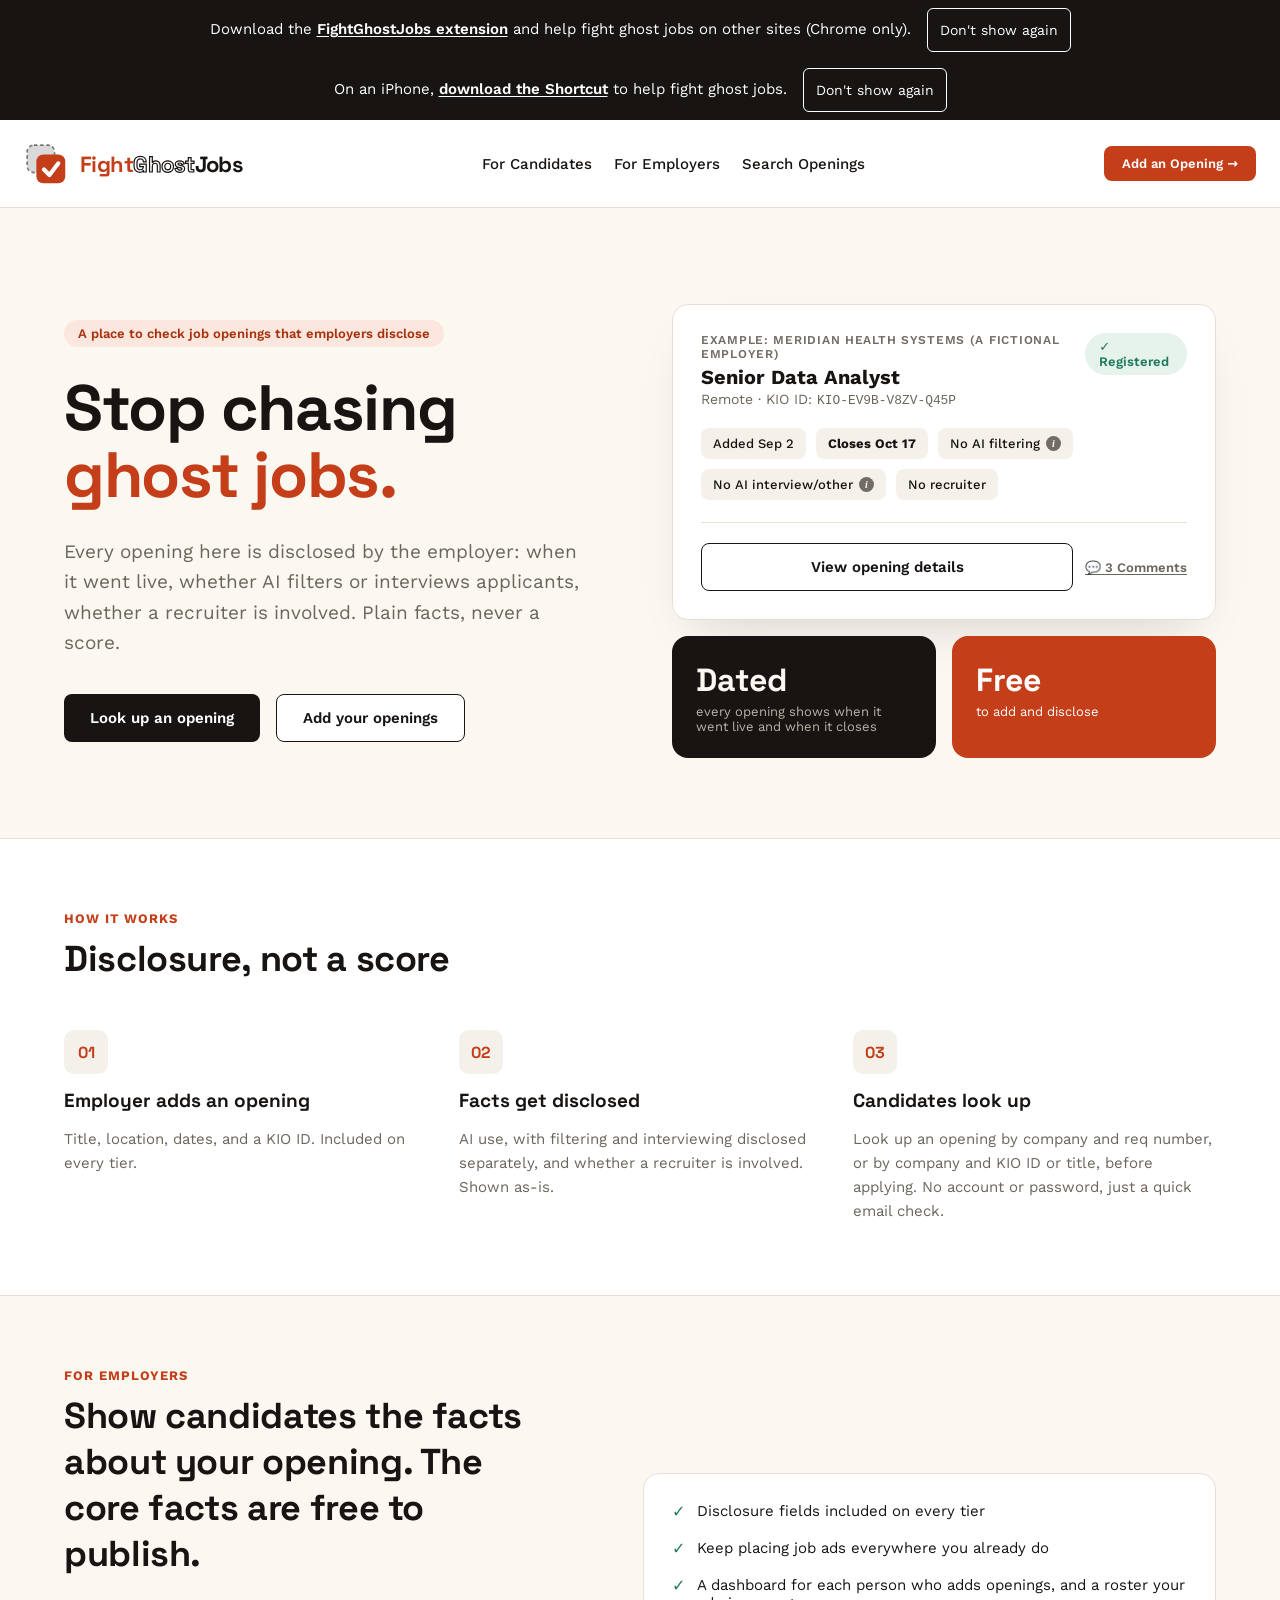
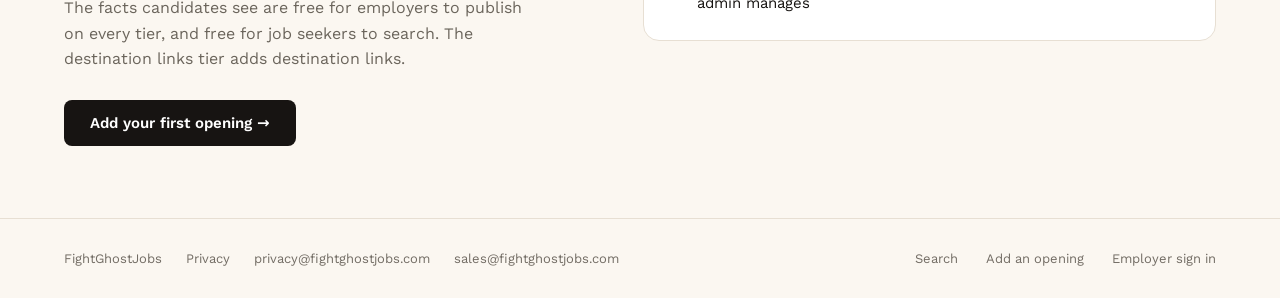
<file: index.html>
<!doctype html>
<html lang="en">
<head>
<meta charset="utf-8">
<meta name="viewport" content="width=device-width, initial-scale=1">
<meta http-equiv="Content-Security-Policy" content="default-src 'none'; script-src 'self'; style-src 'self' 'unsafe-inline'; font-src 'self'; img-src 'self' data:; connect-src https://qgnqoihamhziaqikupaw.supabase.co; base-uri 'self'; form-action 'self'; object-src 'none'">
<meta name="referrer" content="same-origin">
<meta name="robots" content="noindex, nofollow">
<title>FightGhostJobs | Look up an opening</title>
<link rel="stylesheet" href="styles.css?v=4cea5b1e">
<link rel="stylesheet" href="app.css?v=7ca8366c">
</head>
<body>
<a class="skip-link" href="#main">Skip to content</a>

<div id="extBand" class="ext-band">
  <p class="ext-band-text">Download the <a href="https://chromewebstore.google.com/detail/decmgocpcgdbenpclgekokcdfficnpge" target="_blank" rel="noopener noreferrer">FightGhostJobs extension</a> and help fight ghost jobs on other sites (Chrome only).</p>
  <button type="button" id="extBandClose" class="ext-band-close">Don't show again</button>
</div>
<script type="module" src="js/extension-band.js?v=8002908d"></script>
<div id="scBand" class="sc-band">
  <p class="sc-band-text">On an iPhone, <a href="https://www.fightghostjobs.com/iphone.html">download the Shortcut</a> to help fight ghost jobs.</p>
  <button type="button" id="scBandClose" class="sc-band-close">Don't show again</button>
</div>
<script type="module" src="js/shortcut-band.js?v=02d586f5"></script>
<header class="nav">
  <a class="nav-logo" href="index.html" aria-label="FightGhostJobs home"><svg class="nav-mark" width="44" height="44" viewBox="0 0 64 64" aria-hidden="true" focusable="false"><rect x="4.5" y="4.5" width="40" height="40" rx="10" fill="var(--ink)" fill-opacity=".16" stroke="var(--ink)" stroke-opacity=".55" stroke-width="2.4" stroke-dasharray="5 4"/><rect x="18" y="18" width="42" height="42" rx="10" fill="var(--ember)"/><path d="M29 40 L37 48 L50 31" fill="none" stroke="#fff" stroke-width="6" stroke-linecap="round" stroke-linejoin="round"/></svg><span class="nav-wordmark"><span class="wm-fight">Fight</span><span class="wm-ghost">Ghost</span><span class="wm-jobs">Jobs</span></span></a>
  <nav class="nav-links" aria-label="Main">
    <a href="#candidates">For Candidates</a>
    <a href="#employers">For Employers</a>
    <a href="search.html">Search Openings</a>
  </nav>
  <div id="navAccount" style="display:flex;align-items:center;"><a class="btn btn-primary btn-sm" href="register.html">Add an Opening →</a></div>
</header>

<main id="main">

<div class="pg pg-top cols" style="padding:96px 64px 80px 64px;display:flex;gap:64px;align-items:center;max-width:1440px;margin:0 auto;">
  <div style="flex:1;display:flex;flex-direction:column;gap:28px;">
    <div class="pill" style="background:#FCE7DE;color:var(--ember-dark);width:fit-content;">A place to check job openings that employers disclose</div>
    <h1 class="h-hero" style="font-size:64px;line-height:1.05;font-weight:700;letter-spacing:-.02em;max-width:640px;">Stop chasing<br><span style="color:var(--ember)">ghost jobs.</span></h1>
    <p style="font-size:19px;line-height:1.6;color:var(--muted);max-width:520px;margin:0;">Every opening here is disclosed by the employer: when it went live, whether AI filters or interviews applicants, whether a recruiter is involved. Plain facts, never a score.</p>
    <div class="btn-row" style="display:flex;gap:16px;margin-top:8px;">
      <a class="btn btn-dark" href="search.html">Look up an opening</a>
      <a class="btn btn-outline" href="register.html">Add your openings</a>
    </div>
  </div>
  <div style="flex:1;display:flex;flex-direction:column;gap:16px;">
    <div class="card" style="box-shadow:0 24px 48px -24px rgba(23,20,18,.18);">
      <div style="display:flex;justify-content:space-between;align-items:flex-start;">
        <div>
          <div style="font-size:12px;font-weight:600;color:var(--faint);text-transform:uppercase;letter-spacing:.06em;">Example: Meridian Health Systems (a fictional employer)</div>
          <div style="font-size:20px;font-weight:700;margin-top:4px;">Senior Data Analyst</div>
          <div style="font-size:14px;color:var(--muted);margin-top:2px;">Remote · KIO ID: <span class="mono">KIO-EV9B-V8ZV-Q45P</span></div>
        </div>
        <div class="pill badge-verified">✓ Registered</div>
      </div>
      <div style="display:flex;gap:10px;margin-top:20px;flex-wrap:wrap;">
        <div class="chip">Added Sep 2</div>
        <div class="chip" style="font-weight:700;">Closes Oct 17</div>
        <div class="chip">No AI filtering<span class="info-icon" tabindex="0">i<span class="info-tooltip">Resume screening or keyword/ATS-style matching used to prioritize applications before a human reviews them.</span></span></div>
        <div class="chip">No AI interview/other<span class="info-icon" tabindex="0">i<span class="info-tooltip">Any AI that interacts with a candidate directly, such as an AI-conducted interview or a chatbot screening call.</span></span></div>
        <div class="chip">No recruiter</div>
      </div>
      <div style="margin-top:22px;border-top:1px solid var(--line);padding-top:20px;display:flex;gap:12px;align-items:center;">
        <div class="btn btn-outline" style="flex:1;justify-content:center;pointer-events:none;">View opening details</div>
        <a class="hit" href="search.html" id="cardComments" style="font-size:13px;font-weight:600;color:var(--muted);white-space:nowrap;">💬 3 Comments</a>
      </div>
    </div>
    <div style="display:flex;gap:16px;">
      <div style="flex:1;background:var(--ink);color:var(--bone);border-radius:16px;padding:24px;">
        <div style="font-size:32px;font-weight:700;font-family:'Space Grotesk',sans-serif;">Dated</div>
        <div style="font-size:13px;color:#B9B2A8;margin-top:4px;">every opening shows when it went live and when it closes</div>
      </div>
      <div style="flex:1;background:var(--ember);color:#fff;border-radius:16px;padding:24px;">
        <div style="font-size:32px;font-weight:700;font-family:'Space Grotesk',sans-serif;">Free</div>
        <div style="font-size:13px;color:#FFFFFF;margin-top:4px;">to add and disclose</div>
      </div>
    </div>
  </div>
</div>

<div id="candidates" class="pg pg-top" style="padding:72px 64px;background:var(--card);border-top:1px solid var(--line);border-bottom:1px solid var(--line);max-width:1440px;margin:0 auto;">
  <div style="max-width:640px;margin-bottom:48px;">
    <div style="font-size:13px;font-weight:700;color:var(--ember);text-transform:uppercase;letter-spacing:.08em;">How it works</div>
    <h2 class="h-2" style="font-size:36px;font-weight:700;margin-top:10px;letter-spacing:-.01em;">Disclosure, not a score</h2>
  </div>
  <div class="grid3" style="display:grid;grid-template-columns:repeat(3,minmax(0,1fr));gap:32px;">
    <div style="display:flex;flex-direction:column;gap:14px;">
      <div style="width:44px;height:44px;border-radius:10px;background:var(--panel);display:flex;align-items:center;justify-content:center;font-family:'Space Grotesk',sans-serif;font-weight:700;color:var(--ember);">01</div>
      <h3 style="font-size:19px;font-weight:700;">Employer adds an opening</h3>
      <p style="font-size:15px;line-height:1.6;color:var(--muted);margin:0;">Title, location, dates, and a KIO ID. Included on every tier.</p>
    </div>
    <div style="display:flex;flex-direction:column;gap:14px;">
      <div style="width:44px;height:44px;border-radius:10px;background:var(--panel);display:flex;align-items:center;justify-content:center;font-family:'Space Grotesk',sans-serif;font-weight:700;color:var(--ember);">02</div>
      <h3 style="font-size:19px;font-weight:700;">Facts get disclosed</h3>
      <p style="font-size:15px;line-height:1.6;color:var(--muted);margin:0;">AI use, with filtering and interviewing disclosed separately, and whether a recruiter is involved. Shown as-is.</p>
    </div>
    <div style="display:flex;flex-direction:column;gap:14px;">
      <div style="width:44px;height:44px;border-radius:10px;background:var(--panel);display:flex;align-items:center;justify-content:center;font-family:'Space Grotesk',sans-serif;font-weight:700;color:var(--ember);">03</div>
      <h3 style="font-size:19px;font-weight:700;">Candidates look up</h3>
      <p style="font-size:15px;line-height:1.6;color:var(--muted);margin:0;">Look up an opening by company and req number, or by company and KIO ID or title, before applying. No account or password, just a quick email check.</p>
    </div>
  </div>
</div>

<div id="employers" class="pg pg-top cols" style="padding:72px 64px;display:flex;gap:64px;align-items:center;max-width:1440px;margin:0 auto;">
  <div style="flex:1;">
    <div style="font-size:13px;font-weight:700;color:var(--ember);text-transform:uppercase;letter-spacing:.08em;">For employers</div>
    <h2 class="h-2" style="font-size:36px;font-weight:700;margin-top:10px;letter-spacing:-.01em;max-width:480px;">Show candidates the facts about your opening. The core facts are free to publish.</h2>
    <p style="font-size:16px;line-height:1.6;color:var(--muted);margin:18px 0 28px 0;max-width:460px;">The facts candidates see are free for employers to publish on every tier, and free for job seekers to search. The destination links tier adds destination links.</p>
    <a class="btn btn-dark" href="register.html">Add your first opening →</a>
  </div>
  <div class="card" style="flex:1;">
    <div style="display:flex;flex-direction:column;gap:18px;">
      <div style="display:flex;gap:12px;align-items:flex-start;"><div style="color:var(--verified);font-weight:700;">✓</div><div style="font-size:15px;">Disclosure fields included on every tier</div></div>
      <div style="display:flex;gap:12px;align-items:flex-start;"><div style="color:var(--verified);font-weight:700;">✓</div><div style="font-size:15px;">Keep placing job ads everywhere you already do</div></div>
            <div style="display:flex;gap:12px;align-items:flex-start;"><div style="color:var(--verified);font-weight:700;">✓</div><div style="font-size:15px;">A dashboard for each person who adds openings, and a roster your admin manages</div></div>
    </div>
  </div>
</div>

</main>

<footer class="pg wrapflex" style="padding:32px 64px;border-top:1px solid var(--line);display:flex;justify-content:space-between;align-items:center;max-width:1440px;margin:0 auto;">
  <span class="site-footer" style="padding:0;border:0;max-width:none;margin:0;"><span>FightGhostJobs</span><a href="https://www.fightghostjobs.com/privacy.html">Privacy</a><a href="mailto:privacy@fightghostjobs.com">privacy@fightghostjobs.com</a><a href="mailto:sales@fightghostjobs.com">sales@fightghostjobs.com</a></span>
  <div class="wrapflex" style="display:flex;gap:28px;">
    <a href="search.html" style="font-size:13px;color:var(--faint);">Search</a>
    <a href="register.html" style="font-size:13px;color:var(--faint);">Add an opening</a>
    <a href="employer-signin.html" style="font-size:13px;color:var(--faint);">Employer sign in</a>
  </div>
</footer>

<script type="module" src="js/pages/index.js?v=90a4bfcd"></script>
</body>
</html>
</file>
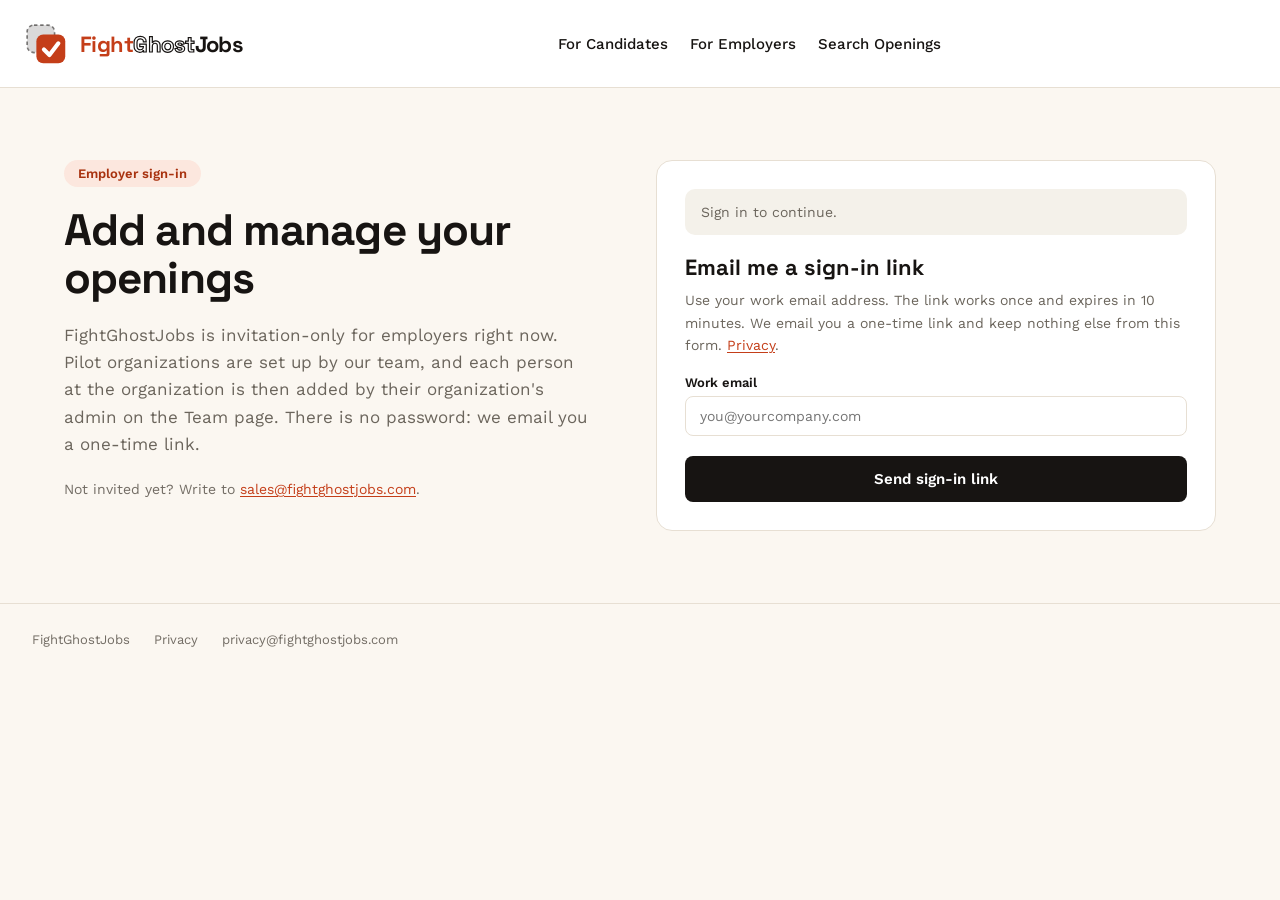
<file: analytics.html>
<!doctype html>
<html lang="en">
<head>
<meta charset="utf-8">
<meta name="viewport" content="width=device-width, initial-scale=1">
<meta http-equiv="Content-Security-Policy" content="default-src 'none'; script-src 'self'; style-src 'self' 'unsafe-inline'; font-src 'self'; img-src 'self' data:; connect-src https://qgnqoihamhziaqikupaw.supabase.co; base-uri 'self'; form-action 'self'; object-src 'none'">
<meta name="referrer" content="same-origin">
<meta name="robots" content="noindex, nofollow">
<title>FightGhostJobs | Analytics</title>
<link rel="stylesheet" href="styles.css?v=4cea5b1e">
<link rel="stylesheet" href="app.css?v=7ca8366c">
</head>
<body>
<a class="skip-link" href="#main">Skip to content</a>

<div id="extBand" class="ext-band">
  <p class="ext-band-text">Download the <a href="https://chromewebstore.google.com/detail/decmgocpcgdbenpclgekokcdfficnpge" target="_blank" rel="noopener noreferrer">FightGhostJobs extension</a> and help fight ghost jobs on other sites (Chrome only).</p>
  <button type="button" id="extBandClose" class="ext-band-close">Don't show again</button>
</div>
<script type="module" src="js/extension-band.js?v=8002908d"></script>
<div id="scBand" class="sc-band">
  <p class="sc-band-text">On an iPhone, <a href="https://www.fightghostjobs.com/iphone.html">download the Shortcut</a> to help fight ghost jobs.</p>
  <button type="button" id="scBandClose" class="sc-band-close">Don't show again</button>
</div>
<script type="module" src="js/shortcut-band.js?v=02d586f5"></script>
<header class="nav">
  <a class="nav-logo" href="index.html" aria-label="FightGhostJobs home"><svg class="nav-mark" width="44" height="44" viewBox="0 0 64 64" aria-hidden="true" focusable="false"><rect x="4.5" y="4.5" width="40" height="40" rx="10" fill="var(--ink)" fill-opacity=".16" stroke="var(--ink)" stroke-opacity=".55" stroke-width="2.4" stroke-dasharray="5 4"/><rect x="18" y="18" width="42" height="42" rx="10" fill="var(--ember)"/><path d="M29 40 L37 48 L50 31" fill="none" stroke="#fff" stroke-width="6" stroke-linecap="round" stroke-linejoin="round"/></svg><span class="nav-wordmark"><span class="wm-fight">Fight</span><span class="wm-ghost">Ghost</span><span class="wm-jobs">Jobs</span></span></a>
  <nav class="nav-links" aria-label="Main">
    <a href="index.html#candidates">For Candidates</a>
    <a href="index.html#employers">For Employers</a>
    <a href="search.html">Search Openings</a>
  </nav>
  <div id="navAccount" style="display:flex;align-items:center;"></div>
</header>

<main id="main">

<div class="pg" style="max-width:1280px;margin:0 auto;padding:44px 32px 64px 32px;display:flex;flex-direction:column;gap:8px;">
  <div style="display:flex;justify-content:space-between;align-items:flex-end;flex-wrap:wrap;gap:16px;">
    <div>
      <div class="eyebrow">Analytics</div>
      <div id="orgName" style="font-size:13px;font-weight:700;color:var(--faint);margin-top:2px;">&nbsp;</div>
      <h1 style="font-size:30px;font-weight:700;margin-top:6px;">Your openings, at a glance.</h1>
      <p style="font-size:14px;color:var(--muted);margin:8px 0 0 0;max-width:600px;">How candidates are finding your openings, how many open the details, and how many click through, across everything your organization has added.</p>
    </div>
    <div style="display:flex;gap:10px;align-items:center;">
      <label for="rangeSelect" style="font-size:13px;font-weight:600;margin:0;">Date range</label>
      <select id="rangeSelect" style="border:1px solid var(--line);border-radius:8px;padding:9px 12px;font-size:14px;font-family:'Work Sans',sans-serif;background:#fff;color:var(--ink);">
        <option value="7">Last 7 days</option>
        <option value="30" selected>Last 30 days</option>
        <option value="90">Last 90 days</option>
        <option value="365">Last 12 months</option>
      </select>
    </div>
  </div>

  <div id="pageAlert" hidden style="margin-top:16px;"></div>
  <div id="thinDataNote" hidden style="margin-top:16px;"></div>

  <!-- KPI ROW -->
  <div id="kpiRow" style="margin-top:28px;display:grid;grid-template-columns:repeat(auto-fit,minmax(200px,1fr));gap:16px;"></div>

  <!-- TRAFFIC BY POSTING -->
  <div style="margin-top:40px;">
    <h2 style="font-size:19px;font-weight:700;">Traffic by opening</h2>
    <p style="font-size:13px;color:var(--muted);margin-top:4px;line-height:1.6;">Searches that matched an opening, how many opened its detail view, and how many clicked a destination link.</p>
    <div class="card flush" data-scroll-area="Traffic by opening table" style="margin-top:14px;padding:0;overflow-x:auto;">
      <table id="postingTable" class="rtable" role="table">
        <thead role="rowgroup"><tr role="row"><th role="columnheader">Opening</th><th role="columnheader">Searches</th><th role="columnheader">Detail views</th><th role="columnheader">Link clicks</th><th role="columnheader">Click-through</th></tr></thead>
        <tbody id="postingRows" role="rowgroup"></tbody>
      </table>
      <div id="postingEmpty" class="empty-note" style="margin:0;border-radius:0;" hidden></div>
    </div>
  </div>

  <!-- TWO COLUMN: SEARCH MODE + LINK PERFORMANCE -->
  <div class="grid2" style="margin-top:40px;display:grid;grid-template-columns:1fr 1fr;gap:24px;">
    <div>
      <h2 style="font-size:19px;font-weight:700;">How candidates found you</h2>
      <p style="font-size:13px;color:var(--muted);margin-top:4px;line-height:1.6;">What candidates searched that matched one of your openings.</p>
      <div class="card" id="modeCard" style="margin-top:14px;padding:20px;display:flex;flex-direction:column;gap:14px;"></div>
      <div id="modeEmpty" class="empty-note" hidden></div>
    </div>
    <div>
      <h2 style="font-size:19px;font-weight:700;">Destination link performance</h2>
      <p style="font-size:13px;color:var(--muted);margin-top:4px;line-height:1.6;">Clicks per link, by the label you gave it, never the raw address.</p>
      <div class="card" id="linkCard" style="margin-top:14px;padding:20px;display:flex;flex-direction:column;gap:14px;"></div>
      <div id="linkEmpty" class="empty-note" hidden></div>
    </div>
  </div>

  <div id="loadNote" class="field-hint" role="status" style="margin-top:24px;"></div>
</div>

</main>

<footer class="site-footer"><span>FightGhostJobs</span><a href="https://www.fightghostjobs.com/privacy.html">Privacy</a><a href="mailto:privacy@fightghostjobs.com">privacy@fightghostjobs.com</a></footer>

<script type="module" src="js/pages/analytics.js?v=4f84d98e"></script>
</body>
</html>
</file>
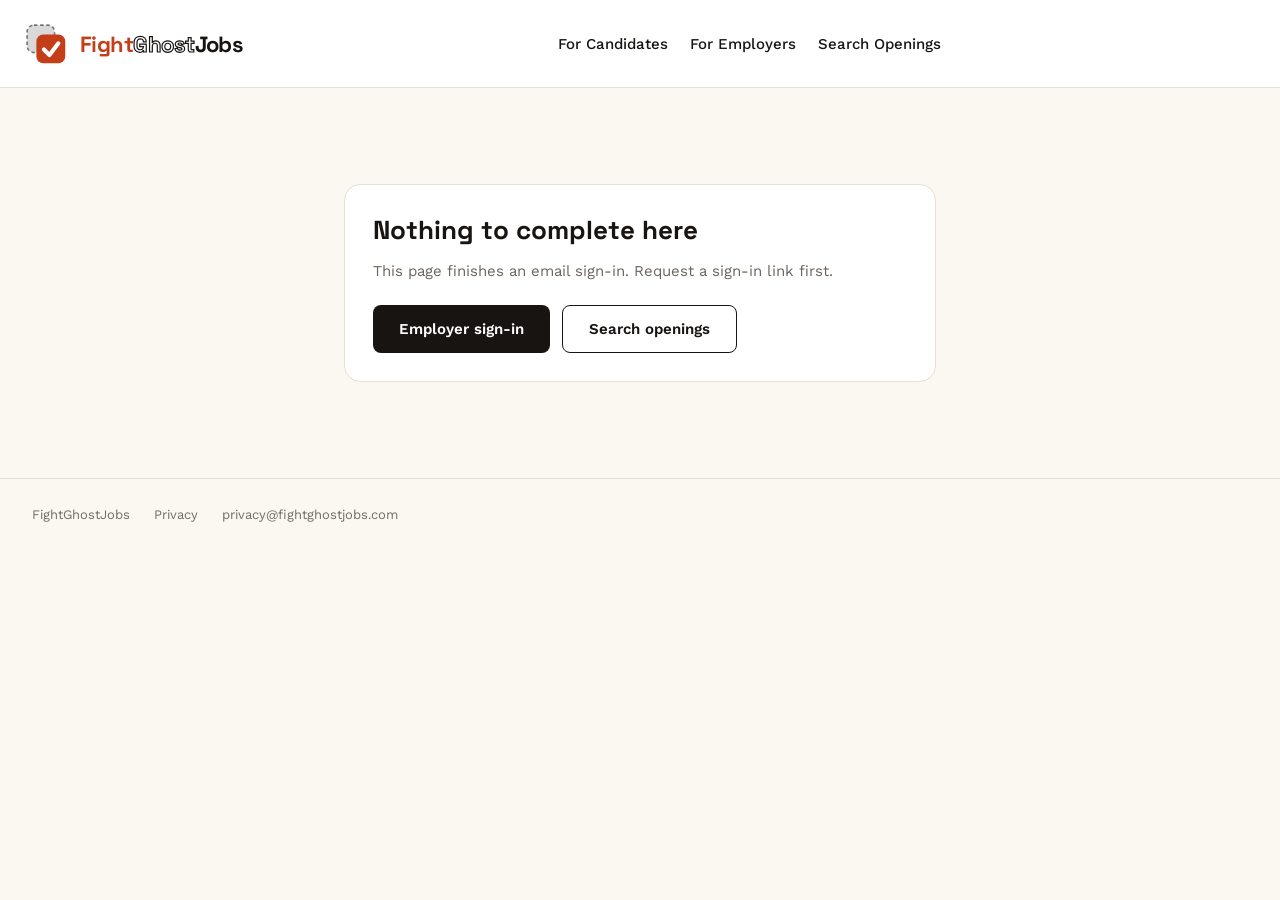
<file: auth-callback.html>
<!doctype html>
<html lang="en">
<head>
<meta charset="utf-8">
<meta name="viewport" content="width=device-width, initial-scale=1">
<meta http-equiv="Content-Security-Policy" content="default-src 'none'; script-src 'self'; style-src 'self' 'unsafe-inline'; font-src 'self'; img-src 'self' data:; connect-src https://qgnqoihamhziaqikupaw.supabase.co; base-uri 'self'; form-action 'self'; object-src 'none'">
<meta name="referrer" content="same-origin">
<meta name="robots" content="noindex, nofollow">
<title>FightGhostJobs | Signing you in</title>
<link rel="stylesheet" href="styles.css?v=4cea5b1e">
<link rel="stylesheet" href="app.css?v=7ca8366c">
</head>
<body>
<a class="skip-link" href="#main">Skip to content</a>
<header class="nav">
  <a class="nav-logo" href="index.html" aria-label="FightGhostJobs home"><svg class="nav-mark" width="44" height="44" viewBox="0 0 64 64" aria-hidden="true" focusable="false"><rect x="4.5" y="4.5" width="40" height="40" rx="10" fill="var(--ink)" fill-opacity=".16" stroke="var(--ink)" stroke-opacity=".55" stroke-width="2.4" stroke-dasharray="5 4"/><rect x="18" y="18" width="42" height="42" rx="10" fill="var(--ember)"/><path d="M29 40 L37 48 L50 31" fill="none" stroke="#fff" stroke-width="6" stroke-linecap="round" stroke-linejoin="round"/></svg><span class="nav-wordmark"><span class="wm-fight">Fight</span><span class="wm-ghost">Ghost</span><span class="wm-jobs">Jobs</span></span></a>
  <nav class="nav-links" aria-label="Main">
    <a href="index.html#candidates">For Candidates</a>
    <a href="index.html#employers">For Employers</a>
    <a href="search.html">Search Openings</a>
  </nav>
  <div id="navAccount" style="display:flex;align-items:center;"></div>
</header>

<main id="main">

<div class="pg pg-top" style="max-width:640px;margin:0 auto;padding:96px 24px;">
  <div class="card" id="panel">
    <h1 style="font-size:26px;font-weight:700;" id="title">Signing you in…</h1>
    <p id="message" style="font-size:15px;line-height:1.6;color:var(--muted);margin:12px 0 0 0;">One moment.</p>
    <div id="actions" style="display:flex;gap:12px;margin-top:22px;flex-wrap:wrap;"></div>
  </div>
</div>

</main>

<footer class="site-footer"><span>FightGhostJobs</span><a href="https://www.fightghostjobs.com/privacy.html">Privacy</a><a href="mailto:privacy@fightghostjobs.com">privacy@fightghostjobs.com</a></footer>

<script type="module" src="js/pages/auth-callback.js?v=d058a227"></script>
</body>
</html>
</file>
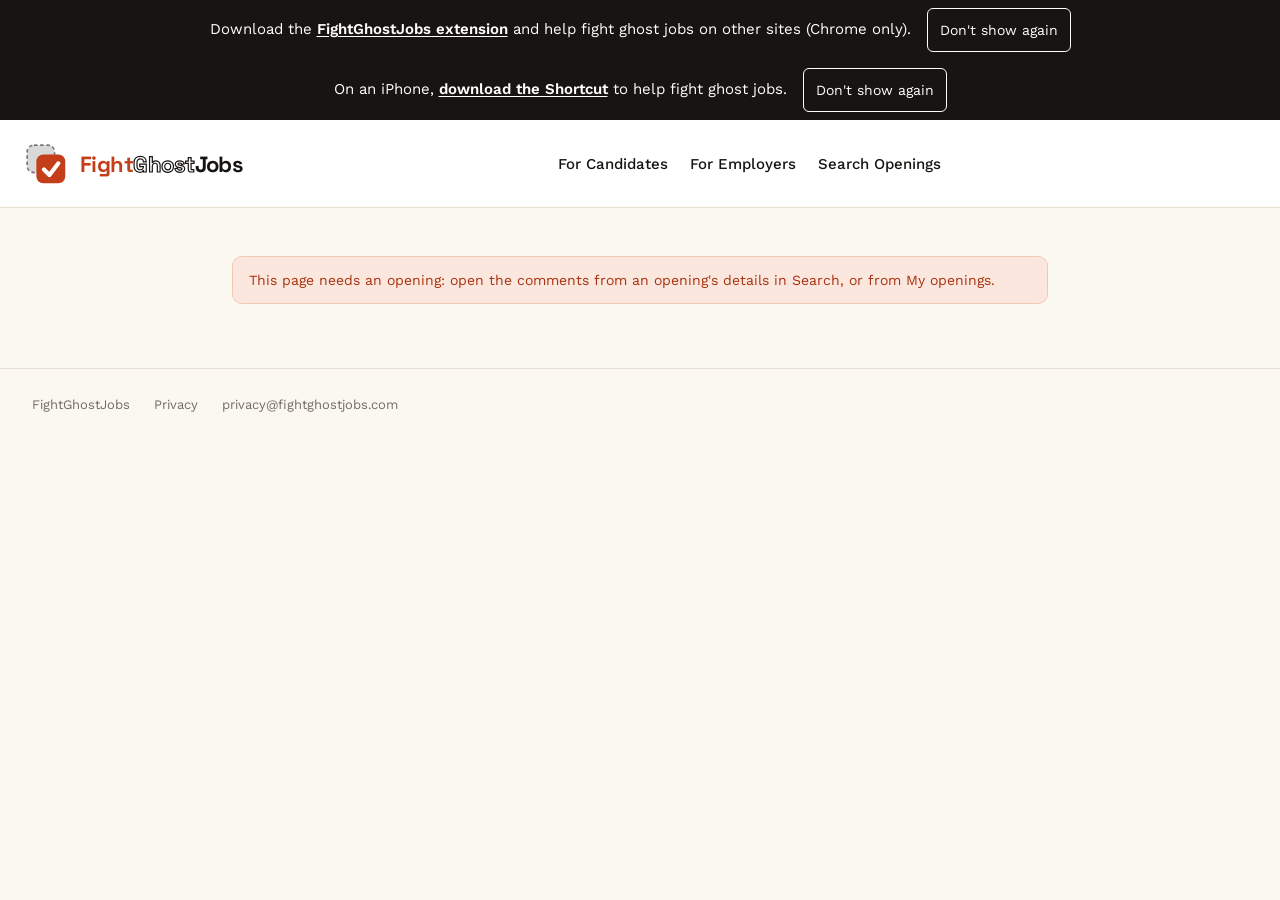
<file: comments.html>
<!doctype html>
<html lang="en">
<head>
<meta charset="utf-8">
<meta name="viewport" content="width=device-width, initial-scale=1">
<meta http-equiv="Content-Security-Policy" content="default-src 'none'; script-src 'self'; style-src 'self' 'unsafe-inline'; font-src 'self'; img-src 'self' data:; connect-src https://qgnqoihamhziaqikupaw.supabase.co; base-uri 'self'; form-action 'self'; object-src 'none'">
<meta name="referrer" content="same-origin">
<meta name="robots" content="noindex, nofollow">
<title>FightGhostJobs | Comments</title>
<link rel="stylesheet" href="styles.css?v=4cea5b1e">
<link rel="stylesheet" href="app.css?v=7ca8366c">
</head>
<body>
<a class="skip-link" href="#main">Skip to content</a>

<div id="extBand" class="ext-band">
  <p class="ext-band-text">Download the <a href="https://chromewebstore.google.com/detail/decmgocpcgdbenpclgekokcdfficnpge" target="_blank" rel="noopener noreferrer">FightGhostJobs extension</a> and help fight ghost jobs on other sites (Chrome only).</p>
  <button type="button" id="extBandClose" class="ext-band-close">Don't show again</button>
</div>
<script type="module" src="js/extension-band.js?v=8002908d"></script>
<div id="scBand" class="sc-band">
  <p class="sc-band-text">On an iPhone, <a href="https://www.fightghostjobs.com/iphone.html">download the Shortcut</a> to help fight ghost jobs.</p>
  <button type="button" id="scBandClose" class="sc-band-close">Don't show again</button>
</div>
<script type="module" src="js/shortcut-band.js?v=02d586f5"></script>
<header class="nav">
  <a class="nav-logo" href="index.html" aria-label="FightGhostJobs home"><svg class="nav-mark" width="44" height="44" viewBox="0 0 64 64" aria-hidden="true" focusable="false"><rect x="4.5" y="4.5" width="40" height="40" rx="10" fill="var(--ink)" fill-opacity=".16" stroke="var(--ink)" stroke-opacity=".55" stroke-width="2.4" stroke-dasharray="5 4"/><rect x="18" y="18" width="42" height="42" rx="10" fill="var(--ember)"/><path d="M29 40 L37 48 L50 31" fill="none" stroke="#fff" stroke-width="6" stroke-linecap="round" stroke-linejoin="round"/></svg><span class="nav-wordmark"><span class="wm-fight">Fight</span><span class="wm-ghost">Ghost</span><span class="wm-jobs">Jobs</span></span></a>
  <nav class="nav-links" aria-label="Main">
    <a href="index.html#candidates">For Candidates</a>
    <a href="index.html#employers">For Employers</a>
    <a href="search.html">Search Openings</a>
  </nav>
  <div id="navAccount" style="display:flex;align-items:center;"></div>
</header>

<main id="main">

<div class="pg" style="max-width:880px;margin:0 auto;padding:48px 32px 64px 32px;display:flex;flex-direction:column;gap:20px;">
  <div id="pageAlert" hidden></div>
  <div id="roleNotice" hidden></div>

  <div id="signinWrap" hidden>
    <div class="card signin-card">
      <h2>Confirm your email to read and post comments</h2>
      <p>One quick step: we email you a link, and that keeps your email confirmed for 90 days. No password, no account form. Free for job seekers. Your email is only used to confirm you are a person and is never shown to anyone. <a href="https://www.fightghostjobs.com/privacy.html">Privacy</a>.</p>
      <form id="signinForm" novalidate>
        <div class="signin-row">
          <div><label for="candEmail">Your email</label><input id="candEmail" type="email" autocomplete="email" placeholder="you@example.com"></div>
          <button type="submit" id="candSend" class="btn btn-dark">Send link</button>
        </div>
        <div id="candEmailError" class="field-error" hidden></div>
      </form>
      <div id="candSent" hidden></div>
    </div>
  </div>

  <div id="recap" class="card" hidden>
    <div id="recapCompany" style="font-size:12px;font-weight:600;color:var(--faint);text-transform:uppercase;letter-spacing:.06em;"></div>
    <div id="recapTitle" style="font-size:24px;font-weight:700;margin-top:4px;"></div>
    <div id="recapMeta" style="font-size:14px;color:var(--muted);margin-top:2px;"></div>
    <div id="recapChips" style="display:flex;gap:10px;margin-top:18px;flex-wrap:wrap;"></div>
    <div id="recapNotes"></div>
    <div id="recapNote" style="font-size:13px;color:var(--muted);margin-top:14px;line-height:1.6;"></div>
  </div>

  <div id="threadWrap" hidden style="display:flex;flex-direction:column;gap:14px;">
    <h2 id="threadHead" style="font-size:20px;font-weight:700;margin:0;">Comments</h2>
    <p id="threadIntro" style="font-size:14px;color:var(--muted);line-height:1.6;margin:0;">Written by candidates who confirmed their email, newest first, anonymous. A comment is about the opening, never about a person. Anyone can report a comment; we read every report.</p>
    <div id="thread" style="display:flex;flex-direction:column;gap:12px;"></div>
    <div id="threadEmpty" class="empty-note" hidden>No comments yet.</div>
    <div><button type="button" id="loadMore" class="btn btn-outline btn-sm" hidden>Load older comments</button></div>
  </div>

  <div id="composeWrap" class="card" hidden>
    <h2 style="font-size:16px;font-weight:700;margin:0 0 6px 0;">Add a comment</h2>
    <p id="composeRules" class="field-hint" style="margin:0 0 12px 0;"></p>
    <form id="composeForm" novalidate style="display:flex;flex-direction:column;gap:10px;">
      <textarea id="commentText" rows="4" maxlength="2000" aria-label="Your comment" placeholder="What should other candidates know about this opening?"></textarea>
      <div style="display:flex;justify-content:space-between;align-items:center;gap:12px;flex-wrap:wrap;">
        <div id="commentCount" class="field-hint" style="margin:0;">0 / 2,000</div>
        <button type="submit" id="commentSend" class="btn btn-dark btn-sm">Post comment</button>
      </div>
      <div id="commentError" class="field-error" hidden></div>
      <div id="composeAlert" hidden></div>
    </form>
  </div>

  <div id="reportWrap" class="card" hidden>
    <h2 style="font-size:16px;font-weight:700;margin:0 0 6px 0;">Report a wrong link</h2>
    <p class="field-hint" style="margin:0 0 12px 0;">Did a link on this opening not lead to this job's own page or application? Tell us here, privately: this goes to us, not to the thread, so you can say exactly where it took you (an address is fine here).</p>
    <form id="reportForm" novalidate style="display:flex;flex-direction:column;gap:10px;">
      <label id="reportLinkLabel" for="reportLink" style="font-size:13px;color:var(--muted);">Which link?</label>
      <select id="reportLink" aria-label="Which link"></select>
      <textarea id="reportDetail" rows="3" maxlength="500" aria-label="What happened" placeholder="e.g. The link labelled Employer's own site opened a job ad for a different role."></textarea>
      <div style="display:flex;justify-content:space-between;align-items:center;gap:12px;flex-wrap:wrap;">
        <div id="reportCount" class="field-hint" style="margin:0;">0 / 500</div>
        <button type="submit" id="reportSend" class="btn btn-outline btn-sm">Send report</button>
      </div>
      <div id="reportError" class="field-error" hidden></div>
      <div id="reportAlert" hidden></div>
    </form>
  </div>

  <div id="employerNote" hidden style="font-size:13px;color:var(--muted);line-height:1.6;">Comments are written by candidates who confirmed their email and are anonymous to everyone, you included. This page shows the comments on this one opening. <a href="dashboard.html">Back to My openings</a></div>
</div>

</main>

<footer class="site-footer"><span>FightGhostJobs</span><a href="https://www.fightghostjobs.com/privacy.html">Privacy</a><a href="mailto:privacy@fightghostjobs.com">privacy@fightghostjobs.com</a></footer>

<script type="module" src="js/pages/comments.js?v=d033d400"></script>
</body>
</html>
</file>
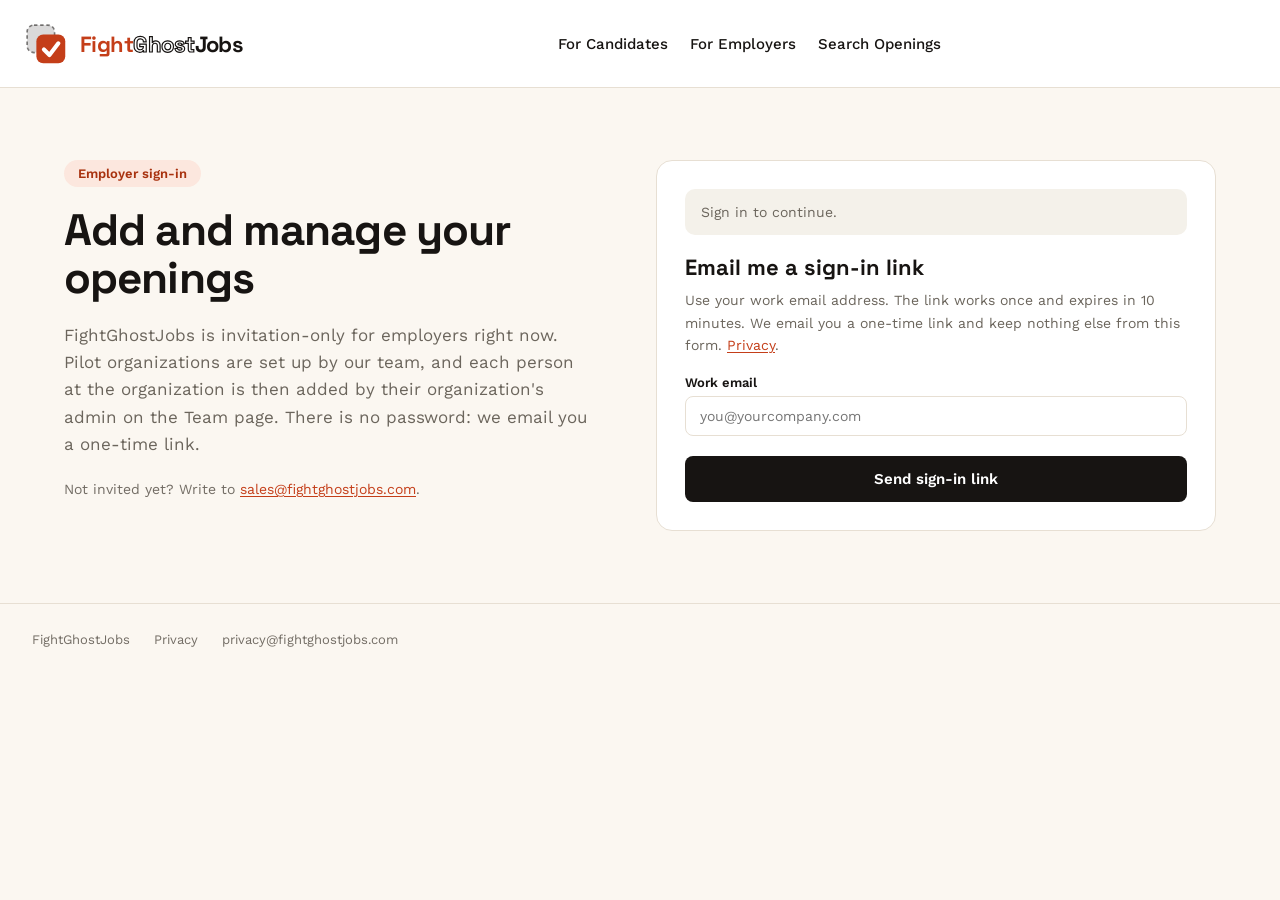
<file: dashboard.html>
<!doctype html>
<html lang="en">
<head>
<meta charset="utf-8">
<meta name="viewport" content="width=device-width, initial-scale=1">
<meta http-equiv="Content-Security-Policy" content="default-src 'none'; script-src 'self'; style-src 'self' 'unsafe-inline'; font-src 'self'; img-src 'self' data:; connect-src https://qgnqoihamhziaqikupaw.supabase.co; base-uri 'self'; form-action 'self'; object-src 'none'">
<meta name="referrer" content="same-origin">
<meta name="robots" content="noindex, nofollow">
<title>FightGhostJobs | My Openings</title>
<link rel="stylesheet" href="styles.css?v=4cea5b1e">
<link rel="stylesheet" href="app.css?v=7ca8366c">
</head>
<body>
<a class="skip-link" href="#main">Skip to content</a>

<div id="extBand" class="ext-band">
  <p class="ext-band-text">Download the <a href="https://chromewebstore.google.com/detail/decmgocpcgdbenpclgekokcdfficnpge" target="_blank" rel="noopener noreferrer">FightGhostJobs extension</a> and help fight ghost jobs on other sites (Chrome only).</p>
  <button type="button" id="extBandClose" class="ext-band-close">Don't show again</button>
</div>
<script type="module" src="js/extension-band.js?v=8002908d"></script>
<div id="scBand" class="sc-band">
  <p class="sc-band-text">On an iPhone, <a href="https://www.fightghostjobs.com/iphone.html">download the Shortcut</a> to help fight ghost jobs.</p>
  <button type="button" id="scBandClose" class="sc-band-close">Don't show again</button>
</div>
<script type="module" src="js/shortcut-band.js?v=02d586f5"></script>
<header class="nav">
  <a class="nav-logo" href="index.html" aria-label="FightGhostJobs home"><svg class="nav-mark" width="44" height="44" viewBox="0 0 64 64" aria-hidden="true" focusable="false"><rect x="4.5" y="4.5" width="40" height="40" rx="10" fill="var(--ink)" fill-opacity=".16" stroke="var(--ink)" stroke-opacity=".55" stroke-width="2.4" stroke-dasharray="5 4"/><rect x="18" y="18" width="42" height="42" rx="10" fill="var(--ember)"/><path d="M29 40 L37 48 L50 31" fill="none" stroke="#fff" stroke-width="6" stroke-linecap="round" stroke-linejoin="round"/></svg><span class="nav-wordmark"><span class="wm-fight">Fight</span><span class="wm-ghost">Ghost</span><span class="wm-jobs">Jobs</span></span></a>
  <nav class="nav-links" aria-label="Main">
    <a href="index.html#candidates">For Candidates</a>
    <a href="index.html#employers">For Employers</a>
    <a href="search.html">Search Openings</a>
  </nav>
  <div id="navAccount" style="display:flex;align-items:center;"></div>
</header>

<main id="main">

<div class="pg" style="max-width:1800px;margin:0 auto;padding:44px 32px;display:flex;flex-direction:column;gap:24px;">
  <div class="wrapflex" style="display:flex;justify-content:space-between;align-items:center;">
    <div>
      <div id="orgName" style="font-size:13px;font-weight:700;color:var(--faint);">&nbsp;</div>
      <h1 style="font-size:28px;font-weight:700;margin-top:4px;">My openings</h1>
      <p style="font-size:14px;color:var(--muted);margin:4px 0 0 0;">Everything you've personally added.</p>
    </div>
    <a class="btn btn-primary btn-sm" href="register.html">+ New opening</a>
  </div>

  <div id="pageAlert" hidden></div>
  <div id="actionNote" role="status" hidden></div>

  <div style="display:flex;gap:10px;align-items:center;flex-wrap:wrap;">
    <div id="filters" style="display:flex;gap:10px;flex-wrap:wrap;"></div>
    <div style="flex:1;"></div>
    <input id="textFilter" type="text" placeholder="Filter by title, req # or KIO ID" aria-label="Filter by title, req number or KIO ID" class="fill" style="width:280px;" autocomplete="off">
    <!-- prompt BP: the sort box. It sits after the search box and before the table in the Tab order; its options are drawn by js/pages/dashboard.js from js/dashboard-model.js (SORTS) -->
    <div class="sort-box"><label for="sortBox">Sort by</label><select id="sortBox"></select></div>
  </div>

  <div class="card flush" data-scroll-area="My openings table" style="padding:0;overflow-x:auto;">
    <table class="dash-table rtable my-openings" role="table">
      <thead role="rowgroup">
        <tr role="row" id="headRow"></tr>
      </thead>
      <tbody id="rows" role="rowgroup"></tbody>
    </table>
    <div id="tableNote" class="empty-note" style="margin:0;border-radius:0;" hidden></div>
  </div>
  <div id="postIdNote" class="field-hint">You may place an opening's KIO ID on your own site: it lets candidates find the opening exactly.</div>
  <div id="loadNote" class="field-hint" role="status"></div>
</div>

</main>

<footer class="site-footer"><span>FightGhostJobs</span><a href="https://www.fightghostjobs.com/privacy.html">Privacy</a><a href="mailto:privacy@fightghostjobs.com">privacy@fightghostjobs.com</a></footer>

<script type="module" src="js/pages/dashboard.js?v=4d5646e6"></script>
</body>
</html>
</file>
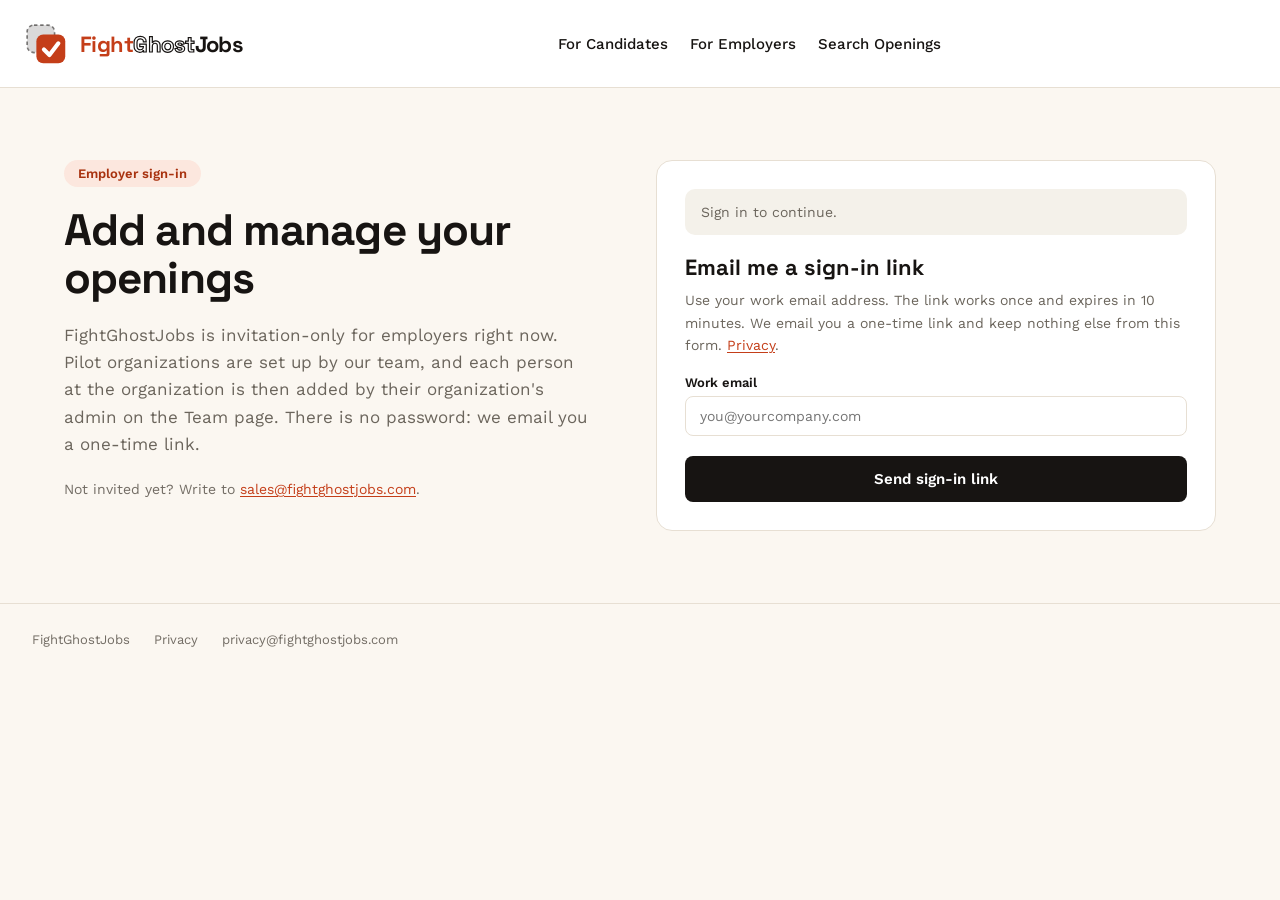
<file: edit.html>
<!doctype html>
<html lang="en">
<head>
<meta charset="utf-8">
<meta name="viewport" content="width=device-width, initial-scale=1">
<meta http-equiv="Content-Security-Policy" content="default-src 'none'; script-src 'self'; style-src 'self' 'unsafe-inline'; font-src 'self'; img-src 'self' data:; connect-src https://qgnqoihamhziaqikupaw.supabase.co; base-uri 'self'; form-action 'self'; object-src 'none'">
<meta name="referrer" content="same-origin">
<meta name="robots" content="noindex, nofollow">
<title>FightGhostJobs | Edit an Opening</title>
<link rel="stylesheet" href="styles.css?v=4cea5b1e">
<link rel="stylesheet" href="app.css?v=7ca8366c">
</head>
<body>
<a id="skipToUnsaved" class="skip-link" href="#unsavedSave" hidden>Skip to unsaved changes</a>
<a class="skip-link" href="#main">Skip to content</a>

<div id="extBand" class="ext-band">
  <p class="ext-band-text">Download the <a href="https://chromewebstore.google.com/detail/decmgocpcgdbenpclgekokcdfficnpge" target="_blank" rel="noopener noreferrer">FightGhostJobs extension</a> and help fight ghost jobs on other sites (Chrome only).</p>
  <button type="button" id="extBandClose" class="ext-band-close">Don't show again</button>
</div>
<script type="module" src="js/extension-band.js?v=8002908d"></script>
<div id="scBand" class="sc-band">
  <p class="sc-band-text">On an iPhone, <a href="https://www.fightghostjobs.com/iphone.html">download the Shortcut</a> to help fight ghost jobs.</p>
  <button type="button" id="scBandClose" class="sc-band-close">Don't show again</button>
</div>
<script type="module" src="js/shortcut-band.js?v=02d586f5"></script>
<header class="nav">
  <a class="nav-logo" href="index.html" aria-label="FightGhostJobs home"><svg class="nav-mark" width="44" height="44" viewBox="0 0 64 64" aria-hidden="true" focusable="false"><rect x="4.5" y="4.5" width="40" height="40" rx="10" fill="var(--ink)" fill-opacity=".16" stroke="var(--ink)" stroke-opacity=".55" stroke-width="2.4" stroke-dasharray="5 4"/><rect x="18" y="18" width="42" height="42" rx="10" fill="var(--ember)"/><path d="M29 40 L37 48 L50 31" fill="none" stroke="#fff" stroke-width="6" stroke-linecap="round" stroke-linejoin="round"/></svg><span class="nav-wordmark"><span class="wm-fight">Fight</span><span class="wm-ghost">Ghost</span><span class="wm-jobs">Jobs</span></span></a>
  <nav class="nav-links" aria-label="Main">
    <a href="index.html#candidates">For Candidates</a>
    <a href="index.html#employers">For Employers</a>
    <a href="search.html">Search Openings</a>
  </nav>
  <div id="navAccount" style="display:flex;align-items:center;"></div>
</header>

<main id="main">

<div class="pg pg-top cols" style="max-width:1440px;margin:0 auto;display:flex;gap:48px;padding:56px 64px;">

  <div style="flex:2;display:flex;flex-direction:column;gap:28px;max-width:720px;">
    <div>
      <div id="orgName" style="font-size:13px;font-weight:700;color:var(--faint);">&nbsp;</div>
      <h1 id="editHeading" tabindex="-1" style="font-size:32px;font-weight:700;margin-top:6px;letter-spacing:-.01em;">Edit an opening</h1>
      <div id="postIdLine" style="font-size:14px;color:var(--muted);margin-top:8px;" hidden></div>
      <div id="statusLine" style="font-size:14px;color:var(--muted);margin-top:8px;" hidden></div>
      <div id="placeLine" style="font-size:14px;color:var(--muted);margin-top:8px;" hidden></div>
    </div>

    <div id="pageAlert" hidden></div>

    <form id="form" class="card" style="display:flex;flex-direction:column;gap:22px;" novalidate hidden>
      <div class="grid2" style="display:grid;grid-template-columns:repeat(2,minmax(0,1fr));gap:20px;">
        <div><label for="jtitle">Job title</label><input id="jtitle" type="text" maxlength="200" autocomplete="off" aria-describedby="titleRule"><div class="field-error" data-error-for="jtitle" hidden></div><div id="titleRule" class="field-hint" hidden></div></div>
        <div><label for="req">Req number</label><input id="req" type="text" maxlength="100" autocomplete="off"><div class="field-error" data-error-for="req" hidden></div><div class="field-hint">Your own reference. Candidates find an opening by company name plus this number, so changing it changes how they find this opening. They see it masked (for example FGJ****45).</div></div>
        <div><label>Company</label><div id="companyShown" style="padding:10px 0;font-size:15px;"></div><div class="field-hint">The company name is fixed once an opening is added.</div></div>
        <div><label for="appcap">Applicant cap (optional)</label><input id="appcap" type="text" inputmode="numeric" autocomplete="off"><div class="field-error" data-error-for="appcap" hidden></div></div>
        <div style="grid-column:1/-1;"><label class="check-row" for="remote"><input id="remote" type="checkbox"> Remote role</label></div>
        <div id="locpicker" style="grid-column:1/-1;">
          <label for="locq">Location</label>
          <div id="locCatalog">
          <div id="locChips" class="loc-chips" role="group" aria-label="Chosen locations"></div>
          <div class="loc-combo">
            <input id="locq" type="text" role="combobox" aria-autocomplete="list" aria-expanded="false" aria-controls="locList" aria-describedby="lochint locStatus" maxlength="80" autocomplete="off" spellcheck="false" placeholder="Start typing a city or metro area">
            <ul id="locList" class="loc-list" role="listbox" aria-label="Matching locations" hidden></ul>
          </div>
          <div class="field-error" data-error-for="locpicker" hidden></div>
          <div id="locStatus" class="field-hint" role="status"></div>
          <div id="lochint" class="field-hint">Choose from the list; it is not free text. Up to 3 cities or metro areas. For a remote role you can also choose up to 10 states, or "United States (nationwide)". Once an opening is live, changing where the job is located needs a new req number.</div>
          <div id="locAttribution" class="field-hint">Place names: GeoNames (geonames.org), licensed CC BY 4.0. Metro and micro areas: U.S. Census Bureau, 2023 delineations.</div>
          <div id="attestRow" hidden style="margin-top:12px;">
            <label class="check-row" for="attest" style="align-items:flex-start;"><input id="attest" type="checkbox" style="margin-top:3px;"><span>This is one opening that can be filled from any of these locations, not separate openings.</span></label>
            <div class="field-error" data-error-for="attest" hidden></div>
          </div>
          </div>
          <label class="check-row" for="locOutside" style="margin-top:12px;"><input id="locOutside" type="checkbox"> A place outside the US or not in the list</label>
          <div id="locTyped" hidden style="margin-top:8px;">
            <input id="loctext" type="text" maxlength="100" autocomplete="off" spellcheck="false" aria-label="A place outside the US or not in the list" aria-describedby="loctextHint" placeholder="For example: Lisbon, Portugal">
            <div class="field-error" data-error-for="loctext" hidden></div>
            <div id="loctextHint" class="field-hint">Up to 100 characters. Shown to candidates as you wrote it. It is not used to search, sort or filter, and it cannot hold a link or an email address.</div>
            <div id="loctextCount" class="field-hint" aria-hidden="true">0 of 100</div>
            <div id="loctextLimit" class="field-hint" role="status" hidden></div>
          </div>
        </div>
      </div>
      <div style="font-size:12px;color:var(--muted);margin-top:-10px;">If set, the cap is shown to candidates too. Reaching it doesn't auto-close the opening. You need to come back and pause or close it yourself.</div>

      <div>
        <label for="desc">Job description</label>
        <textarea id="desc" rows="8" maxlength="20000"></textarea>
        <div class="field-error" data-error-for="desc" hidden></div>
        <div class="field-hint">Never shown to candidates. Up to 20,000 characters.</div>
        <div id="reqTextHint" class="field-hint">This text is compared with any later changes to it. Small corrections (a typo, a tightened sentence, a dropped line) save straight away and are never flagged or held up. If a change would rewrite most of it, we'll ask you to add it as a new opening with its own req number, so candidates can tell which role they're looking at. Each change is saved with a short note.</div>
      </div>

      <div style="height:1px;background:var(--line);"></div>
      <div style="font-size:14px;font-weight:700;">Disclosures</div>

      <div class="toggle-row" style="display:flex;align-items:center;justify-content:space-between;">
        <div>
          <div style="font-size:14px;font-weight:600;display:flex;align-items:center;gap:6px;">AI used for initial filtering<span class="info-icon" tabindex="0">i<span class="info-tooltip">Resume screening or keyword/ATS-style matching used to prioritize applications before a human reviews them.</span></span></div>
          <div id="aiFilterHint" style="font-size:13px;color:var(--muted);margin-top:2px;">Shown to candidates as a plain fact, never scored.</div>
        </div>
        <button type="button" id="aiFilterToggle" class="toggle" role="switch" aria-checked="false" aria-label="AI used for initial filtering"><span class="toggle-knob"></span></button>
      </div>
      <div id="aiFilterNoteRow" hidden>
        <label for="aiFilterNote" style="font-size:13px;color:var(--muted);display:block;margin-bottom:6px;">In your own words (optional, shown to candidates): how AI is used to filter applications here. One paragraph, no web addresses.</label>
        <input id="aiFilterNote" type="text" maxlength="300" autocomplete="off" placeholder="e.g. Resumes are scored by an ATS keyword match before a recruiter reviews them.">
        <div class="field-error" data-error-for="aiFilterNote" hidden></div>
      </div>

      <div class="toggle-row" style="display:flex;align-items:center;justify-content:space-between;">
        <div>
          <div style="font-size:14px;font-weight:600;display:flex;align-items:center;gap:6px;">AI used for interviewing or other<span class="info-icon" tabindex="0">i<span class="info-tooltip">Any AI that interacts with a candidate directly, such as an AI-conducted interview or a chatbot screening call.</span></span></div>
          <div id="aiInterviewHint" style="font-size:13px;color:var(--muted);margin-top:2px;">Independent of filtering. An employer can have neither, either, or both on.</div>
        </div>
        <button type="button" id="aiInterviewToggle" class="toggle" role="switch" aria-checked="false" aria-label="AI used for interviewing or other"><span class="toggle-knob"></span></button>
      </div>
      <div id="aiInterviewNoteRow" hidden>
        <label for="aiInterviewNote" style="font-size:13px;color:var(--muted);display:block;margin-bottom:6px;">In your own words (optional, shown to candidates): how AI interacts with candidates here. One paragraph, no web addresses.</label>
        <input id="aiInterviewNote" type="text" maxlength="300" autocomplete="off" placeholder="e.g. A recorded video interview is transcribed and summarised for the hiring manager.">
        <div class="field-error" data-error-for="aiInterviewNote" hidden></div>
      </div>

      <div id="intentRow" style="display:flex;flex-direction:column;gap:8px;">
        <label for="intentSelect" style="font-size:14px;font-weight:600;">Kind of opening (optional)</label>
        <div id="intentHint" style="font-size:13px;color:var(--muted);line-height:1.6;">Optional. Say what kind of opening this is. Candidates read it as a line that begins "The employer says". Leave it as Not stated to show nothing.</div>
        <select id="intentSelect" class="intent-select" aria-describedby="intentHint intentMeaning"><option value="">Not stated</option></select>
        <div id="intentMeaning" class="field-hint" style="margin-top:0;" hidden></div>
        <div id="intentDateRow" hidden style="display:flex;flex-direction:column;gap:6px;">
          <label for="intentDate" id="intentDateLabel" style="font-size:13px;color:var(--muted);">Date</label>
          <input id="intentDate" type="date" autocomplete="off">
        </div>
        <div class="field-error" data-error-for="intentDate" hidden></div>
      </div>

      <div id="policyRow" hidden style="display:flex;flex-direction:column;gap:8px;">
        <label for="policyUrl" id="policyLabel" style="font-size:14px;font-weight:600;">Link to your AI and hiring policy (optional)</label>
        <div id="policyHint" style="font-size:13px;color:var(--muted);line-height:1.6;">Shown to candidates as a link to your own page. FightGhostJobs checks only that the address answers; it does not read or judge what the page says.</div>
        <div id="policyLocked" hidden style="font-size:13px;color:var(--muted);line-height:1.6;">Adding a link to your AI and hiring policy is part of the destination links tier. Your organization is not on it. <a href="mailto:sales@fightghostjobs.com?subject=Destination%20links%20tier" style="font-weight:600;">Write to sales@fightghostjobs.com →</a></div>
        <div id="policyNote" hidden></div>
        <div id="policyPanel" hidden style="display:flex;flex-direction:column;gap:12px;">
          <div id="policyPanelHint" class="field-hint" style="margin-top:0;" hidden>The address is not shown on this page. Use Check link to open it in a new tab, Edit to replace it, or Remove to take the link off. The page you are taken to may show its own address in its tab; that is normal.</div>
          <div id="policyList" class="link-list"></div>
        </div>
        <div id="policyForm" hidden style="display:flex;flex-direction:column;gap:8px;">
          <div id="policyStored" role="status" style="font-size:13px;line-height:1.6;color:#4A453F;"></div>
          <input id="policyUrl" type="text" inputmode="url" maxlength="2048" autocomplete="off" spellcheck="false" aria-describedby="policyHint policyStored policyError" placeholder="https://">
          <div id="policyError" class="field-error" hidden></div>
          <div style="display:flex;gap:12px;flex-wrap:wrap;"><button type="button" id="savePolicyBtn" class="btn btn-dark btn-sm">Save policy link</button></div>
        </div>
        <div id="policyAlert" hidden></div>
      </div>

      <div class="toggle-row" style="display:flex;align-items:center;justify-content:space-between;">
        <div>
          <div style="font-size:14px;font-weight:600;">Third-party recruiter involved</div>
          <div id="recruiterHint" style="font-size:13px;color:var(--muted);margin-top:2px;">Free for every employer: just say yes or no. Naming the recruiter firm and adding its links is optional. It belongs to the Destination links section below, which is part of the destination links tier.</div>
        </div>
        <button type="button" id="recruiterToggle" class="toggle" role="switch" aria-checked="false" aria-label="Third-party recruiter involved" aria-describedby="recruiterHint"><span class="toggle-knob"></span></button>
      </div>

      <div class="toggle-row" style="display:flex;align-items:center;justify-content:space-between;">
        <div>
          <div style="font-size:14px;font-weight:600;">Let candidates search for your openings by req number</div>
          <div style="font-size:13px;color:var(--muted);margin-top:2px;">On by default. Turning it off does not hide this opening: candidates can still find it by company name plus title. The req number stays required either way.</div>
        </div>
        <button type="button" id="reqSearchToggle" class="toggle" role="switch" aria-checked="true" aria-label="Let candidates search for your openings by req number"><span class="toggle-knob"></span></button>
      </div>

      <div id="exclusiveRow" hidden>
        <div class="toggle-row" style="display:flex;align-items:center;justify-content:space-between;">
          <div>
            <div style="font-size:14px;font-weight:600;">Applications only through the destination links</div>
            <div style="font-size:13px;color:var(--muted);margin-top:2px;">A plain statement from you that the links below are the only way to apply. It is recorded with the opening; we do not check it.</div>
          </div>
          <button type="button" id="exclusiveToggle" class="toggle" role="switch" aria-checked="false" aria-label="Applications only through the destination links"><span class="toggle-knob"></span></button>
        </div>
      </div>

    </form>

    <div id="scheduleCard" class="card" style="display:flex;flex-direction:column;gap:14px;" hidden>
      <div style="font-size:14px;font-weight:700;">Go-live time</div>
      <div id="scheduleState" style="font-size:14px;line-height:1.6;color:#4A453F;"></div>
      <form id="scheduleForm" novalidate style="display:flex;flex-direction:column;gap:12px;">
        <div>
          <label for="gldate">Go-live date and time (your own time zone)</label>
          <input id="gldate" type="datetime-local" autocomplete="off">
          <div class="field-error" data-error-for="gldate" hidden></div>
          <div id="goLiveHint" class="field-hint">Choose a time between 1 hour and 90 days from now. Your opening goes live within 15 minutes after that time, and its closing date is counted from the moment it actually goes live, not from now. Until then it is a scheduled draft that candidates cannot see; you can change the time, remove it or publish it now from My openings.</div>
        </div>
        <div id="scheduleAlert" hidden></div>
        <div style="display:flex;gap:12px;flex-wrap:wrap;">
          <button type="submit" id="scheduleBtn" class="btn btn-dark btn-sm">Schedule go-live</button>
          <button type="button" id="unscheduleBtn" class="btn btn-outline btn-sm" hidden>Remove the schedule</button>
        </div>
      </form>
    </div>

    <div id="linksCard" class="card" style="display:flex;flex-direction:column;gap:16px;" hidden>
      <div style="font-size:14px;font-weight:700;">Destination links</div>
      <div id="linksPlan" hidden></div>
      <div id="linksLocked" hidden>
        <p style="font-size:14px;line-height:1.6;margin:0;">Destination links let a candidate who chooses to apply be sent from the opening to your own application page. They are part of the destination links tier.</p>
        <p style="font-size:14px;line-height:1.6;margin:10px 0 0 0;">Your organization is not on the destination links tier. <a href="mailto:sales@fightghostjobs.com?subject=Destination%20links%20tier" style="font-weight:600;">Write to sales@fightghostjobs.com →</a></p>
      </div>
      <div id="linksPanel" hidden style="display:flex;flex-direction:column;gap:12px;">
        <div id="linksPanelHint" class="field-hint" style="margin-top:0;" hidden>These addresses are not shown on this page. Use Check link to open one in a new tab, Edit to replace one address, or Remove to take one out. The other links are not touched.</div>
        <div id="linksList" class="link-list"></div>
        <div id="linksCheckNote" class="field-hint" style="margin-top:0;" hidden>The page you are taken to may show its address in the new tab. That is normal.</div>
      </div>
      <form id="linksForm" novalidate hidden style="display:flex;flex-direction:column;gap:14px;">
        <div class="field-hint">Candidates never see these addresses. When a candidate chooses to apply, they are sent through a one-time link to the address you enter here (position 1 first). What you save replaces what is stored. Up to 10. The label is a note for you only: candidates see where a link goes (LinkedIn, an application system, your own site) or "employer-provided link, not checked by us"; a link shortener or redirect is not accepted. When you save, we try each address once and tell you if it did not answer.</div>
        <div id="linkRows" style="display:flex;flex-direction:column;gap:12px;"></div>
        <div><button type="button" id="addLinkBtn" class="btn btn-outline btn-sm">Add another link</button></div>
        <div id="linksAlert" hidden></div>
        <div style="display:flex;gap:12px;flex-wrap:wrap;"><button type="submit" id="saveLinksBtn" class="btn btn-dark">Save destination links</button><button type="button" id="clearLinksBtn" class="btn btn-outline" hidden>Remove all links</button></div>
      </form>
      <div id="firmsPanel" hidden style="display:flex;flex-direction:column;gap:12px;background:var(--panel);border:1px dashed #C9C1B4;border-radius:10px;padding:14px 18px;">
        <div style="font-size:13px;font-weight:700;">Recruiter firms</div>
        <div id="firmsLocked" hidden style="font-size:13px;color:var(--muted);line-height:1.6;">Naming the recruiter firm is part of the destination links tier. Your organization is not on it. <a href="mailto:sales@fightghostjobs.com?subject=Destination%20links%20tier" style="font-weight:600;">Write to sales@fightghostjobs.com →</a></div>
        <div id="firmsNote" hidden></div>
        <div id="firmsForm" hidden style="display:flex;flex-direction:column;gap:12px;">
          <div id="firmsPanelHint" class="field-hint" style="margin-top:0;" hidden>These firm addresses are not shown on this page. Use Check link to open one in a new tab, Edit to change a firm's name or replace its address, or Remove to take one firm out. The other firms are not touched. The page you are taken to may show its own address in its tab; that is normal.</div>
          <div id="firmsList" class="link-list"></div>
          <div class="field-hint" style="margin-top:0;">Up to 3 firms. Candidates see the name as "Recruiter firm: …". The address is optional and, like a destination link, is never shown to them: they see where it goes. The firms stay with the opening; while the recruiter toggle above is off they are hidden from candidates, not deleted.</div>
          <div id="firmAddBox" style="display:flex;flex-direction:column;gap:12px;">
            <div id="firmRows" style="display:flex;flex-direction:column;gap:12px;"></div>
            <div><button type="button" id="addFirmBtn" class="btn btn-dark btn-sm">Add firm</button></div>
          </div>
          <div id="firmsLimit" class="field-hint" style="margin-top:0;" hidden></div>
          <div id="firmsAlert" hidden></div>
          <div style="display:flex;gap:12px;flex-wrap:wrap;"><button type="button" id="clearFirmsBtn" class="btn btn-outline btn-sm" hidden>Remove all firms</button></div>
        </div>
      </div>
    </div>

    <!-- prompt BK: the ONE action area, at the very bottom of the page, after every section: the note for the change, the messages of a save, and the buttons. Nothing follows it in this column. -->
    <div id="actionArea" class="card" style="display:flex;flex-direction:column;gap:16px;" hidden>
      <!-- prompt BM: this block is on the page only while the main form has a change (js/pages/edit.js takes it out at load, puts it in while the form differs from what is saved, and takes it out again) -->
      <div id="noteBlock">
        <label for="note" id="noteLabel">What changed, and why? (required; kept with the opening).</label>
        <input id="note" type="text" maxlength="500" autocomplete="off" aria-describedby="noteNeeded">
        <div id="noteNeeded" class="field-hint" hidden></div>
        <div class="field-error" data-error-for="note" hidden></div>
        <div class="field-hint">One line, 500 characters at most. It is saved with the change.</div>
      </div>
      <div id="formAlert" hidden></div>
      <div id="actionButtons" style="display:flex;gap:12px;flex-wrap:wrap;align-items:center;">
        <button type="button" id="saveBtn" class="btn btn-dark" data-mode="back">Back to My openings</button>
        <button type="button" id="draftSaveBtn" class="btn btn-outline" hidden>Save as draft</button>
        <button type="button" id="publishBtn" class="btn btn-outline" hidden>Publish</button>
      </div>
    </div>

    <div id="readonlyNote" class="card" hidden></div>
  </div>

  <div style="flex:1;display:flex;flex-direction:column;gap:16px;max-width:340px;">
    <div class="card" id="changesCard" hidden>
      <div style="font-size:13px;font-weight:700;color:var(--faint);text-transform:uppercase;letter-spacing:.06em;">Recent changes</div>
      <ul id="changesList" style="margin:14px 0 0 0;padding-left:0;list-style:none;font-size:14px;line-height:1.5;display:flex;flex-direction:column;gap:12px;"></ul>
    </div>
    <div class="card">
      <div style="font-size:13px;font-weight:700;color:var(--faint);text-transform:uppercase;letter-spacing:.06em;">What can be changed</div>
      <ul style="margin:14px 0 0 0;padding-left:18px;font-size:14px;line-height:1.9;color:#4A453F;">
        <li>Title, req number, description</li>
        <li>Location (with a new req number once live)</li>
        <li>AI disclosures, recruiter yes/no, applicant cap</li>
        <li>Destination links, and the "only through these links" statement (destination links tier)</li>
        <li>For a draft: the go-live time</li>
      </ul>
      <p style="font-size:13px;line-height:1.6;color:var(--muted);margin:12px 0 0 0;">Dates are changed with Extend on My openings. Expired and closed openings are the public record and cannot be edited.</p>
    </div>
  </div>

</div>

<div id="unsavedLive" class="unsaved-sr" role="status" aria-live="polite" aria-atomic="true"></div>
<div id="unsavedBar" class="unsaved-bar" role="region" aria-label="Unsaved changes" hidden>
  <div class="unsaved-inner">
    <div class="unsaved-text" aria-hidden="true"><strong id="unsavedHead"></strong> <span id="unsavedDetail"></span></div>
    <div class="unsaved-actions">
      <button type="button" id="unsavedSave" class="btn btn-dark btn-sm">Save changes</button>
      <button type="button" id="unsavedDiscard" class="btn btn-outline btn-sm">Discard</button>
    </div>
  </div>
</div>

</main>

<div id="leaveOverlay" class="unsaved-overlay" hidden>
  <div id="leaveDialog" class="unsaved-dialog" role="alertdialog" aria-modal="true" aria-labelledby="leaveTitle" aria-describedby="leaveText">
    <h2 id="leaveTitle" class="unsaved-dialog-title"></h2>
    <p id="leaveText" class="unsaved-dialog-text"></p>
    <div class="unsaved-actions">
      <button type="button" id="leaveSave" class="btn btn-dark btn-sm">Save and leave</button>
      <button type="button" id="leaveDiscard" class="btn btn-outline btn-sm">Discard and leave</button>
      <button type="button" id="leaveStay" class="btn btn-ghost btn-sm">Stay on this page</button>
    </div>
  </div>
</div>

<footer class="site-footer"><span>FightGhostJobs</span><a href="https://www.fightghostjobs.com/privacy.html">Privacy</a><a href="mailto:privacy@fightghostjobs.com">privacy@fightghostjobs.com</a></footer>

<script type="module" src="js/pages/edit.js?v=2a0a09af"></script>
</body>
</html>
</file>
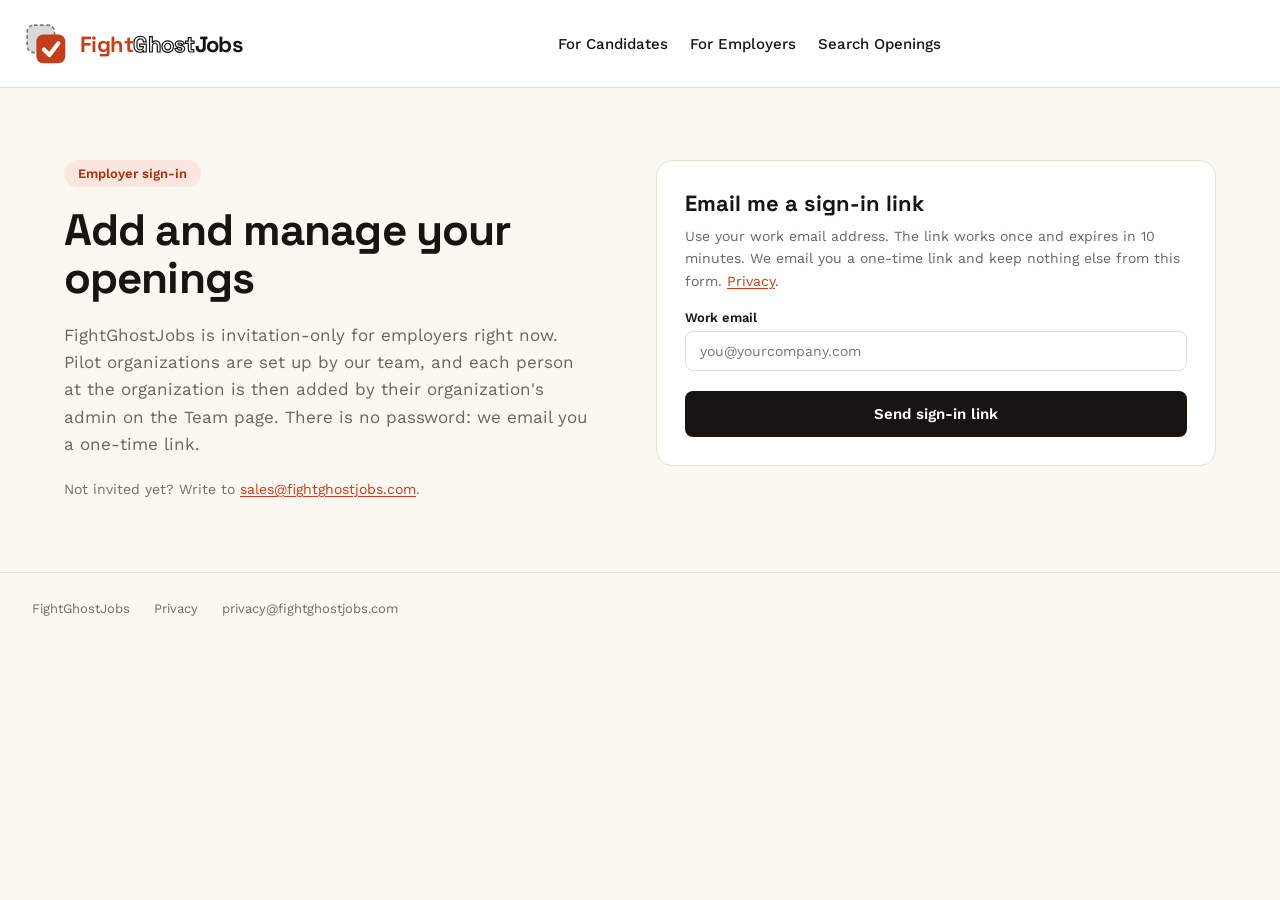
<file: employer-signin.html>
<!doctype html>
<html lang="en">
<head>
<meta charset="utf-8">
<meta name="viewport" content="width=device-width, initial-scale=1">
<meta http-equiv="Content-Security-Policy" content="default-src 'none'; script-src 'self'; style-src 'self' 'unsafe-inline'; font-src 'self'; img-src 'self' data:; connect-src https://qgnqoihamhziaqikupaw.supabase.co; base-uri 'self'; form-action 'self'; object-src 'none'">
<meta name="referrer" content="same-origin">
<meta name="robots" content="noindex, nofollow">
<title>FightGhostJobs | Employer sign-in</title>
<link rel="stylesheet" href="styles.css?v=4cea5b1e">
<link rel="stylesheet" href="app.css?v=7ca8366c">
</head>
<body>
<a class="skip-link" href="#main">Skip to content</a>
<header class="nav">
  <a class="nav-logo" href="index.html" aria-label="FightGhostJobs home"><svg class="nav-mark" width="44" height="44" viewBox="0 0 64 64" aria-hidden="true" focusable="false"><rect x="4.5" y="4.5" width="40" height="40" rx="10" fill="var(--ink)" fill-opacity=".16" stroke="var(--ink)" stroke-opacity=".55" stroke-width="2.4" stroke-dasharray="5 4"/><rect x="18" y="18" width="42" height="42" rx="10" fill="var(--ember)"/><path d="M29 40 L37 48 L50 31" fill="none" stroke="#fff" stroke-width="6" stroke-linecap="round" stroke-linejoin="round"/></svg><span class="nav-wordmark"><span class="wm-fight">Fight</span><span class="wm-ghost">Ghost</span><span class="wm-jobs">Jobs</span></span></a>
  <nav class="nav-links" aria-label="Main">
    <a href="index.html#candidates">For Candidates</a>
    <a href="index.html#employers">For Employers</a>
    <a href="search.html">Search Openings</a>
  </nav>
  <div id="navAccount" style="display:flex;align-items:center;"></div>
</header>

<main id="main">

<div class="pg pg-top cols" style="max-width:1440px;margin:0 auto;display:flex;gap:64px;padding:72px 64px;align-items:flex-start;">
  <div style="flex:1;display:flex;flex-direction:column;gap:20px;max-width:560px;">
    <div class="pill" style="background:#FCE7DE;color:var(--ember-dark);width:fit-content;">Employer sign-in</div>
    <h1 class="h-big" style="font-size:44px;line-height:1.08;font-weight:700;letter-spacing:-.02em;">Add and manage your openings</h1>
    <p style="font-size:17px;line-height:1.6;color:var(--muted);margin:0;">FightGhostJobs is invitation-only for employers right now. Pilot organizations are set up by our team, and each person at the organization is then added by their organization's admin on the Team page. There is no password: we email you a one-time link.</p>
    <p style="font-size:14px;line-height:1.6;color:var(--faint);margin:0;">Not invited yet? Write to <a href="mailto:sales@fightghostjobs.com">sales@fightghostjobs.com</a>.</p>
  </div>
  <div class="card signin-card" style="flex:1;">
    <div id="banner" hidden style="margin-bottom:18px;"></div>
    <div id="already" hidden></div>
    <form id="form" novalidate>
      <h2>Email me a sign-in link</h2>
      <p>Use your work email address. The link works once and expires in 10 minutes. We email you a one-time link and keep nothing else from this form. <a href="https://www.fightghostjobs.com/privacy.html">Privacy</a>.</p>
      <label for="email">Work email</label>
      <input id="email" type="email" autocomplete="email" placeholder="you@yourcompany.com">
      <div id="emailError" class="field-error" hidden></div>
      <div style="margin-top:20px;"><button id="send" type="submit" class="btn btn-dark" style="width:100%;justify-content:center;">Send sign-in link</button></div>
    </form>
    <div id="sent" hidden></div>
    <div id="signCode" hidden></div>
  </div>
</div>

</main>

<footer class="site-footer"><span>FightGhostJobs</span><a href="https://www.fightghostjobs.com/privacy.html">Privacy</a><a href="mailto:privacy@fightghostjobs.com">privacy@fightghostjobs.com</a></footer>

<script type="module" src="js/pages/employer-signin.js?v=24a1f9fa"></script>
</body>
</html>
</file>
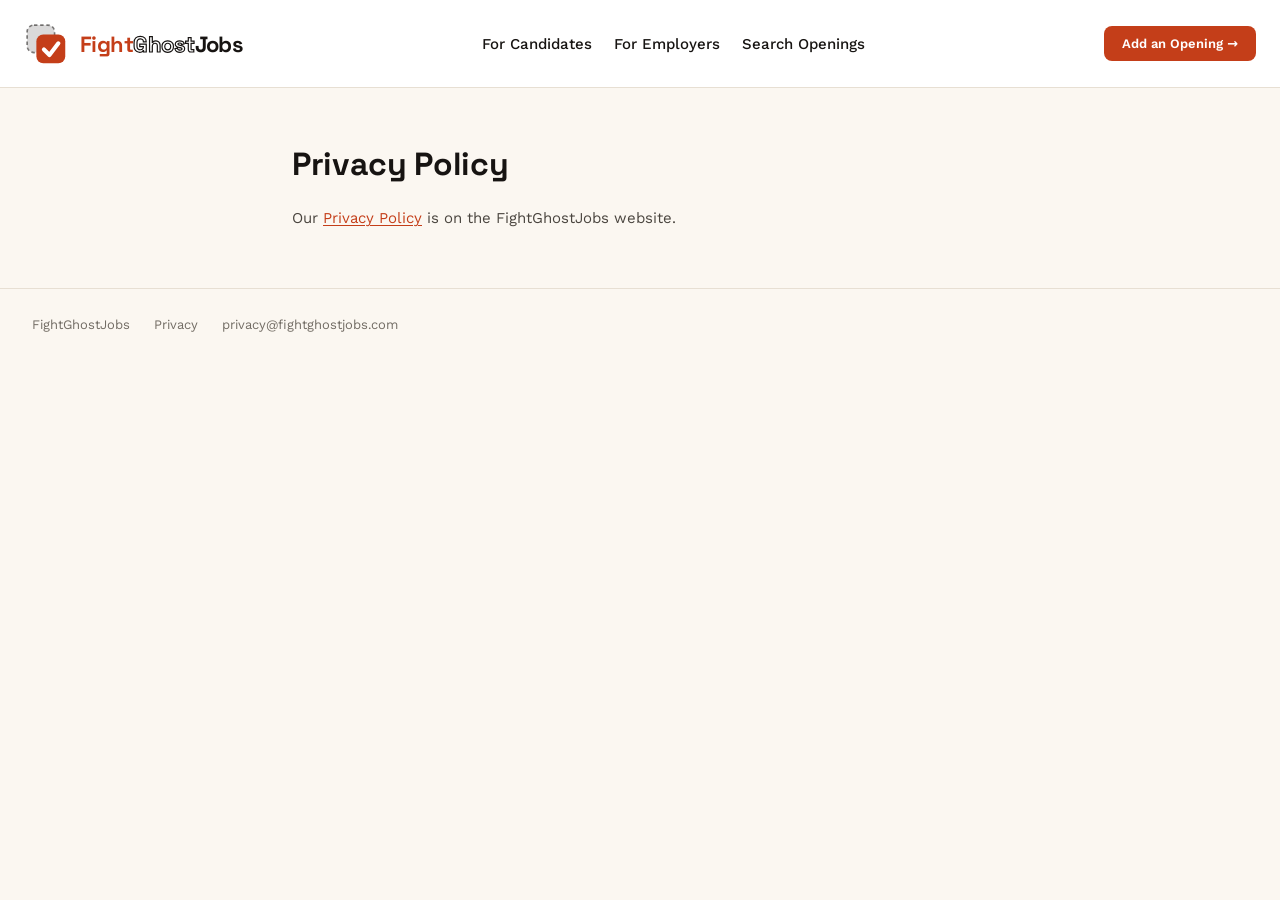
<file: privacy.html>
<!doctype html>
<html lang="en">
<head>
<meta charset="utf-8">
<meta name="viewport" content="width=device-width, initial-scale=1">
<meta http-equiv="Content-Security-Policy" content="default-src 'none'; script-src 'self'; style-src 'self' 'unsafe-inline'; font-src 'self'; img-src 'self' data:; connect-src https://qgnqoihamhziaqikupaw.supabase.co; base-uri 'self'; form-action 'self'; object-src 'none'">
<meta name="referrer" content="same-origin">
<meta name="robots" content="noindex, nofollow">
<title>FightGhostJobs | Privacy</title>
<link rel="stylesheet" href="styles.css?v=4cea5b1e">
<link rel="stylesheet" href="app.css?v=7ca8366c">
</head>
<body>
<a class="skip-link" href="#main">Skip to content</a>

<header class="nav">
  <a class="nav-logo" href="index.html" aria-label="FightGhostJobs home"><svg class="nav-mark" width="44" height="44" viewBox="0 0 64 64" aria-hidden="true" focusable="false"><rect x="4.5" y="4.5" width="40" height="40" rx="10" fill="var(--ink)" fill-opacity=".16" stroke="var(--ink)" stroke-opacity=".55" stroke-width="2.4" stroke-dasharray="5 4"/><rect x="18" y="18" width="42" height="42" rx="10" fill="var(--ember)"/><path d="M29 40 L37 48 L50 31" fill="none" stroke="#fff" stroke-width="6" stroke-linecap="round" stroke-linejoin="round"/></svg><span class="nav-wordmark"><span class="wm-fight">Fight</span><span class="wm-ghost">Ghost</span><span class="wm-jobs">Jobs</span></span></a>
  <nav class="nav-links" aria-label="Main">
    <a href="index.html#candidates">For Candidates</a>
    <a href="index.html#employers">For Employers</a>
    <a href="search.html">Search Openings</a>
  </nav>
  <div id="navAccount" style="display:flex;align-items:center;"></div>
</header>

<main id="main">

<div class="pg" style="max-width:760px;margin:0 auto;padding:56px 32px;display:flex;flex-direction:column;gap:22px;">
  <h1 style="font-size:32px;font-weight:700;letter-spacing:-.01em;">Privacy Policy</h1>
  <p class="privacy-p">Our <a href="https://www.fightghostjobs.com/privacy.html">Privacy Policy</a> is on the FightGhostJobs website.</p>
</div>

</main>

<footer class="site-footer"><span>FightGhostJobs</span><a href="https://www.fightghostjobs.com/privacy.html">Privacy</a><a href="mailto:privacy@fightghostjobs.com">privacy@fightghostjobs.com</a></footer>

<script type="module" src="js/pages/privacy.js?v=4fa991c4"></script>
</body>
</html>
</file>
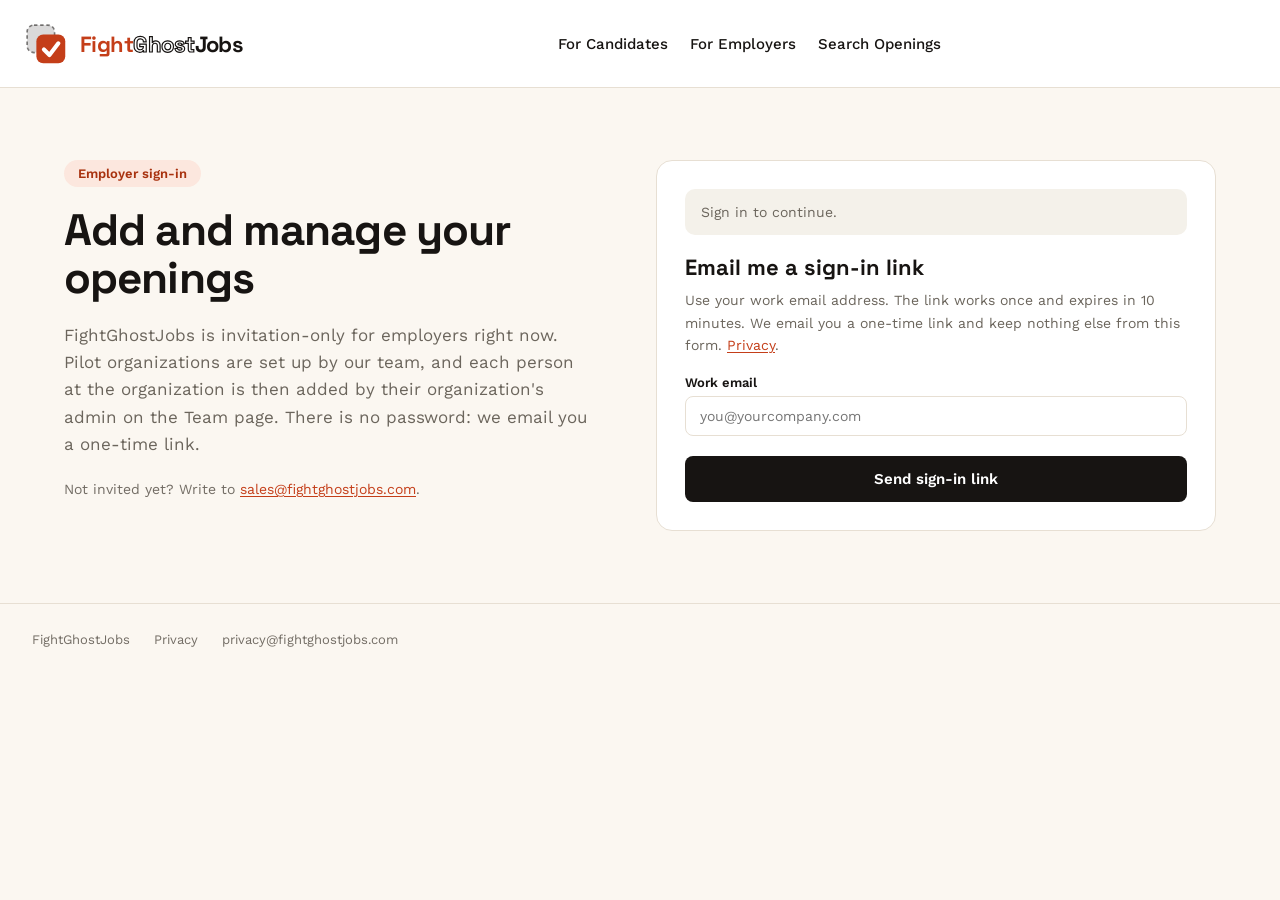
<file: register.html>
<!doctype html>
<html lang="en">
<head>
<meta charset="utf-8">
<meta name="viewport" content="width=device-width, initial-scale=1">
<meta http-equiv="Content-Security-Policy" content="default-src 'none'; script-src 'self'; style-src 'self' 'unsafe-inline'; font-src 'self'; img-src 'self' data:; connect-src https://qgnqoihamhziaqikupaw.supabase.co; base-uri 'self'; form-action 'self'; object-src 'none'">
<meta name="referrer" content="same-origin">
<meta name="robots" content="noindex, nofollow">
<title>FightGhostJobs | Add an Opening</title>
<link rel="stylesheet" href="styles.css?v=4cea5b1e">
<link rel="stylesheet" href="app.css?v=7ca8366c">
</head>
<body>
<a id="skipToUnsaved" class="skip-link" href="#unsavedSave" hidden>Skip to unsaved changes</a>
<a class="skip-link" href="#main">Skip to content</a>

<div id="extBand" class="ext-band">
  <p class="ext-band-text">Download the <a href="https://chromewebstore.google.com/detail/decmgocpcgdbenpclgekokcdfficnpge" target="_blank" rel="noopener noreferrer">FightGhostJobs extension</a> and help fight ghost jobs on other sites (Chrome only).</p>
  <button type="button" id="extBandClose" class="ext-band-close">Don't show again</button>
</div>
<script type="module" src="js/extension-band.js?v=8002908d"></script>
<div id="scBand" class="sc-band">
  <p class="sc-band-text">On an iPhone, <a href="https://www.fightghostjobs.com/iphone.html">download the Shortcut</a> to help fight ghost jobs.</p>
  <button type="button" id="scBandClose" class="sc-band-close">Don't show again</button>
</div>
<script type="module" src="js/shortcut-band.js?v=02d586f5"></script>
<header class="nav">
  <a class="nav-logo" href="index.html" aria-label="FightGhostJobs home"><svg class="nav-mark" width="44" height="44" viewBox="0 0 64 64" aria-hidden="true" focusable="false"><rect x="4.5" y="4.5" width="40" height="40" rx="10" fill="var(--ink)" fill-opacity=".16" stroke="var(--ink)" stroke-opacity=".55" stroke-width="2.4" stroke-dasharray="5 4"/><rect x="18" y="18" width="42" height="42" rx="10" fill="var(--ember)"/><path d="M29 40 L37 48 L50 31" fill="none" stroke="#fff" stroke-width="6" stroke-linecap="round" stroke-linejoin="round"/></svg><span class="nav-wordmark"><span class="wm-fight">Fight</span><span class="wm-ghost">Ghost</span><span class="wm-jobs">Jobs</span></span></a>
  <nav class="nav-links" aria-label="Main">
    <a href="index.html#candidates">For Candidates</a>
    <a href="index.html#employers">For Employers</a>
    <a href="search.html">Search Openings</a>
  </nav>
  <div id="navAccount" style="display:flex;align-items:center;"></div>
</header>

<main id="main">

<div class="pg pg-top cols" style="max-width:1440px;margin:0 auto;display:flex;gap:48px;padding:56px 64px;">

  <div style="flex:2;display:flex;flex-direction:column;gap:28px;max-width:720px;">
    <div>
      <div id="orgName" style="font-size:13px;font-weight:700;color:var(--faint);">&nbsp;</div>
      <h1 style="font-size:32px;font-weight:700;margin-top:6px;letter-spacing:-.01em;">Add an opening</h1>
    </div>

    <div id="pageAlert" hidden></div>

    <form id="form" class="card" style="display:flex;flex-direction:column;gap:22px;" novalidate>
      <div class="grid2" style="display:grid;grid-template-columns:repeat(2,minmax(0,1fr));gap:20px;">
        <div><label for="jtitle">Job title</label><input id="jtitle" type="text" maxlength="200" autocomplete="off"><div class="field-error" data-error-for="jtitle" hidden></div></div>
        <div><label for="req">Req number</label><input id="req" type="text" maxlength="100" autocomplete="off"><div class="field-error" data-error-for="req" hidden></div><div class="field-hint">Required. Your own reference, such as your ATS number. Once the opening is live, candidates can find it by company name plus this number. They see it masked (for example FGJ****45), and these lookups are rate-limited. You always see the full number in My openings.</div></div>
        <div><div style="font-size:13px;font-weight:600;margin-bottom:6px;">Company</div><div id="companyShown" style="padding:10px 12px;border:1px solid var(--line);border-radius:10px;background:var(--panel);font-size:15px;min-height:20px;"></div><div class="field-hint">This is your organization's name. It is the company name candidates see on the opening, and it cannot be changed here.</div></div>
        <div><label for="appcap">Applicant cap (optional)</label><input id="appcap" type="text" inputmode="numeric" autocomplete="off"><div class="field-error" data-error-for="appcap" hidden></div></div>
        <div style="grid-column:1/-1;"><label class="check-row" for="remote"><input id="remote" type="checkbox"> Remote role</label></div>
        <div id="locpicker" style="grid-column:1/-1;">
          <label for="locq">Location</label>
          <div id="locCatalog">
          <div id="locChips" class="loc-chips" role="group" aria-label="Chosen locations"></div>
          <div class="loc-combo">
            <input id="locq" type="text" role="combobox" aria-autocomplete="list" aria-expanded="false" aria-controls="locList" aria-describedby="lochint locStatus" maxlength="80" autocomplete="off" spellcheck="false" placeholder="Start typing a city or metro area">
            <ul id="locList" class="loc-list" role="listbox" aria-label="Matching locations" hidden></ul>
          </div>
          <div class="field-error" data-error-for="locpicker" hidden></div>
          <div id="locStatus" class="field-hint" role="status"></div>
          <div id="lochint" class="field-hint">Choose from the list; it is not free text. Up to 3 cities or metro areas. For a remote role you can also choose up to 10 states, or "United States (nationwide)".</div>
          <div id="locAttribution" class="field-hint">Place names: GeoNames (geonames.org), licensed CC BY 4.0. Metro and micro areas: U.S. Census Bureau, 2023 delineations.</div>
          <div id="attestRow" hidden style="margin-top:12px;">
            <label class="check-row" for="attest" style="align-items:flex-start;"><input id="attest" type="checkbox" style="margin-top:3px;"><span>This is one opening that can be filled from any of these locations, not separate openings.</span></label>
            <div class="field-error" data-error-for="attest" hidden></div>
          </div>
          </div>
          <label class="check-row" for="locOutside" style="margin-top:12px;"><input id="locOutside" type="checkbox"> A place outside the US or not in the list</label>
          <div id="locTyped" hidden style="margin-top:8px;">
            <input id="loctext" type="text" maxlength="100" autocomplete="off" spellcheck="false" aria-label="A place outside the US or not in the list" aria-describedby="loctextHint" placeholder="For example: Lisbon, Portugal">
            <div class="field-error" data-error-for="loctext" hidden></div>
            <div id="loctextHint" class="field-hint">Up to 100 characters. Shown to candidates as you wrote it. It is not used to search, sort or filter, and it cannot hold a link or an email address.</div>
            <div id="loctextCount" class="field-hint" aria-hidden="true">0 of 100</div>
            <div id="loctextLimit" class="field-hint" role="status" hidden></div>
          </div>
        </div>
        <div><label for="livedays">Keep it live for (days)</label><input id="livedays" type="text" inputmode="numeric" maxlength="3" value="45" autocomplete="off"><div class="field-error" data-error-for="livedays" hidden></div><div class="field-hint">14 to 45 days. Never longer than 45.</div></div>
      </div>
      <div id="dupPrompt" class="alert alert-notice" role="group" aria-labelledby="dupTitle" hidden>
        <strong id="dupTitle" style="color:var(--ink);">This company already has an opening with this req number.</strong>
        Reusing a req number is allowed. Add one line saying why (for example, the role was reopened or its job ad was put up again); it is recorded with the opening. Nothing is judged and nothing is blocked.
        <label for="dupnote" style="margin-top:12px;">Why is this req number being reused?</label>
        <input id="dupnote" type="text" maxlength="300" autocomplete="off" aria-describedby="dupHint">
        <div class="field-error" data-error-for="dupnote" hidden></div>
        <div id="dupHint" class="field-hint">One line, 300 characters at most. Then press Add opening again.</div>
        <button type="button" id="dupChange" class="btn btn-outline btn-sm" style="margin-top:10px;">Change the req number</button>
      </div>
      <div style="font-size:12px;color:var(--muted);margin-top:-10px;">If set, the cap is shown to candidates too. Reaching it doesn't auto-close the opening. You need to come back and pause or close it yourself. Pausing never resets this cap or the close date.</div>
      <div class="alert alert-notice" id="windowNote" role="note">
        <strong style="color:var(--ink);">How long it stays live: you choose, 14 to 45 days.</strong>
        Your opening goes live the moment you add it (unless you choose a go-live time below) and closes automatically after the number of days you set above (45 unless you change it, and never more than 45). The days start when it goes live, not when you fill in this form, so a saved draft does not start the clock until you publish it.
        The close date is shown to candidates; you will see the exact date and time, with your time zone, as soon as it is added. It can be extended once, by up to 15 days.
      </div>

      <fieldset id="goLive" style="border:0;padding:0;margin:0;display:flex;flex-direction:column;gap:10px;">
        <legend style="font-size:14px;font-weight:700;padding:0;margin-bottom:6px;">When should it go live?</legend>
        <label class="check-row" for="glNow"><input id="glNow" type="radio" name="goLiveWhen" value="now" checked> As soon as I add it</label>
        <label class="check-row" for="glLater"><input id="glLater" type="radio" name="goLiveWhen" value="later"> On a date and time I choose</label>
        <div id="glWhen" hidden>
          <label for="gldate">Go-live date and time (your own time zone)</label>
          <input id="gldate" type="datetime-local" autocomplete="off">
          <div class="field-error" data-error-for="gldate" hidden></div>
          <div id="goLiveHint" class="field-hint">Choose a time between 1 hour and 90 days from now. Your opening goes live within 15 minutes after that time, and its closing date is counted from the moment it actually goes live, not from now. Until then it is a scheduled draft that candidates cannot see; you can change the time, remove it or publish it now from My openings.</div>
        </div>
      </fieldset>

      <div>
        <label for="closeout">What ends this opening?</label>
        <input id="closeout" type="text" maxlength="300" autocomplete="off" placeholder="Closes when the role is filled">
        <div class="field-error" data-error-for="closeout" hidden></div>
        <div class="field-hint">The condition you commit to now, in your own words. It is recorded with the opening.</div>
      </div>
      <div>
        <label for="desc">Job description</label>
        <textarea id="desc" rows="5" maxlength="20000"></textarea>
        <div class="field-error" data-error-for="desc" hidden></div>
        <div class="field-hint">Never shown to candidates. Paste the description as it appears in your job ad elsewhere.</div>
        <div id="reqTextHint" class="field-hint">This text is compared with any later changes to it. Small corrections (a typo, a tightened sentence, a dropped line) save straight away and are never flagged or held up. If a change would rewrite most of it, we'll ask you to add it as a new opening with its own req number, so candidates can tell which role they're looking at. Each change is saved with a short note.</div>
      </div>

      <div style="height:1px;background:var(--line);"></div>
      <div style="font-size:14px;font-weight:700;">Disclosures</div>

      <div class="toggle-row" style="display:flex;align-items:center;justify-content:space-between;">
        <div>
          <div style="font-size:14px;font-weight:600;display:flex;align-items:center;gap:6px;">AI used for initial filtering<span class="info-icon" tabindex="0">i<span class="info-tooltip">Resume screening or keyword/ATS-style matching used to prioritize applications before a human reviews them.</span></span></div>
          <div style="font-size:13px;color:var(--muted);margin-top:2px;">Shown to candidates as a plain fact, never scored.</div>
        </div>
        <button type="button" id="aiFilterToggle" class="toggle" role="switch" aria-checked="false" aria-label="AI used for initial filtering"><span class="toggle-knob"></span></button>
      </div>
      <div id="aiFilterNoteRow" hidden>
        <label for="aiFilterNote" style="font-size:13px;color:var(--muted);display:block;margin-bottom:6px;">In your own words (optional, shown to candidates): how AI is used to filter applications here. One paragraph, no web addresses.</label>
        <input id="aiFilterNote" type="text" maxlength="300" autocomplete="off" placeholder="e.g. Resumes are scored by an ATS keyword match before a recruiter reviews them.">
        <div class="field-error" data-error-for="aiFilterNote" hidden></div>
      </div>

      <div class="toggle-row" style="display:flex;align-items:center;justify-content:space-between;">
        <div>
          <div style="font-size:14px;font-weight:600;display:flex;align-items:center;gap:6px;">AI used for interviewing or other<span class="info-icon" tabindex="0">i<span class="info-tooltip">Any AI that interacts with a candidate directly, such as an AI-conducted interview or a chatbot screening call.</span></span></div>
          <div style="font-size:13px;color:var(--muted);margin-top:2px;">Independent of filtering. An employer can have neither, either, or both on.</div>
        </div>
        <button type="button" id="aiInterviewToggle" class="toggle" role="switch" aria-checked="false" aria-label="AI used for interviewing or other"><span class="toggle-knob"></span></button>
      </div>
      <div id="aiInterviewNoteRow" hidden>
        <label for="aiInterviewNote" style="font-size:13px;color:var(--muted);display:block;margin-bottom:6px;">In your own words (optional, shown to candidates): how AI interacts with candidates here. One paragraph, no web addresses.</label>
        <input id="aiInterviewNote" type="text" maxlength="300" autocomplete="off" placeholder="e.g. A recorded video interview is transcribed and summarised for the hiring manager.">
        <div class="field-error" data-error-for="aiInterviewNote" hidden></div>
      </div>

      <div id="intentRow" style="display:flex;flex-direction:column;gap:8px;">
        <label for="intentSelect" style="font-size:14px;font-weight:600;">Kind of opening (optional)</label>
        <div id="intentHint" style="font-size:13px;color:var(--muted);line-height:1.6;">Optional. Say what kind of opening this is. Candidates read it as a line that begins "The employer says". Leave it as Not stated to show nothing.</div>
        <select id="intentSelect" class="intent-select" aria-describedby="intentHint intentMeaning"><option value="">Not stated</option></select>
        <div id="intentMeaning" class="field-hint" style="margin-top:0;" hidden></div>
        <div id="intentDateRow" hidden style="display:flex;flex-direction:column;gap:6px;">
          <label for="intentDate" id="intentDateLabel" style="font-size:13px;color:var(--muted);">Date</label>
          <input id="intentDate" type="date" autocomplete="off">
        </div>
        <div class="field-error" data-error-for="intentDate" hidden></div>
      </div>

      <div id="policyRow" hidden style="display:flex;flex-direction:column;gap:8px;">
        <label for="policyUrl" id="policyLabel" style="font-size:14px;font-weight:600;">Link to your AI and hiring policy (optional)</label>
        <div id="policyHint" style="font-size:13px;color:var(--muted);line-height:1.6;">Shown to candidates as a link to your own page. FightGhostJobs checks only that the address answers; it does not read or judge what the page says. It is saved right after the opening is added.</div>
        <div id="policyLocked" hidden style="font-size:13px;color:var(--muted);line-height:1.6;">Adding a link to your AI and hiring policy is part of the destination links tier. Your organization is not on it. <a href="mailto:sales@fightghostjobs.com?subject=Destination%20links%20tier" style="font-weight:600;">Write to sales@fightghostjobs.com →</a></div>
        <div id="policyNote" hidden></div>
        <div id="policyForm" style="display:flex;flex-direction:column;gap:8px;">
          <input id="policyUrl" type="text" inputmode="url" maxlength="2048" autocomplete="off" spellcheck="false" aria-describedby="policyHint policyError" placeholder="https://">
          <div id="policyError" class="field-error" hidden></div>
        </div>
      </div>

      <div class="toggle-row" style="display:flex;align-items:center;justify-content:space-between;">
        <div>
          <div style="font-size:14px;font-weight:600;">Third-party recruiter involved</div>
          <div style="font-size:13px;color:var(--muted);margin-top:2px;">The yes/no flag is free. Naming the firm is a destination links tier feature.</div>
        </div>
        <button type="button" id="recruiterToggle" class="toggle" role="switch" aria-checked="false" aria-label="Third-party recruiter involved"><span class="toggle-knob"></span></button>
      </div>

      <div id="recruiterCleared" class="field-hint" role="status" hidden style="margin-top:-12px;"></div>

      <div id="recruiterPanel" hidden style="display:flex;flex-direction:column;gap:12px;background:var(--panel);border:1px dashed #C9C1B4;border-radius:10px;padding:14px 18px;">
        <div style="font-size:13px;font-weight:700;">Recruiter firms</div>
        <div id="firmsLocked" hidden style="display:flex;align-items:center;gap:10px;">
          <span style="color:var(--faint);">🔒</span>
          <span style="font-size:13px;color:var(--muted);">Naming the firm is part of the destination links tier. <a href="mailto:sales@fightghostjobs.com?subject=Destination%20links%20tier" style="font-weight:600;">Write to sales@fightghostjobs.com →</a></span>
        </div>
        <div id="firmsForm" hidden style="display:flex;flex-direction:column;gap:12px;">
          <div class="field-hint" style="margin-top:0;">Optional, up to 3. Candidates see the name as "Recruiter firm: …". The address is optional and, like a destination link, is never shown to them: they see where it goes. Saved right after the opening is added; you can change the firms from My openings (Edit).</div>
          <div id="firmRows" style="display:flex;flex-direction:column;gap:12px;"></div>
          <div><button type="button" id="addFirmBtn" class="btn btn-outline btn-sm">Add another firm</button></div>
          <div id="firmsAlert" hidden></div>
        </div>
      </div>

      <div style="height:1px;background:var(--line);"></div>
      <div id="linksSection" style="display:flex;flex-direction:column;gap:14px;">
        <div style="font-size:14px;font-weight:700;">Destination links</div>
        <div id="linksLocked" hidden>
          <p style="font-size:14px;line-height:1.6;margin:0;">Destination links let a candidate who chooses to apply be sent from the opening to your own application page. They are part of the destination links tier.</p>
          <div style="display:flex;align-items:center;gap:10px;margin-top:10px;background:var(--panel);border:1px dashed #C9C1B4;border-radius:10px;padding:14px 18px;">
            <span style="color:var(--faint);">🔒</span>
            <span style="font-size:13px;color:var(--muted);">Upgrade to add destination links. <a href="mailto:sales@fightghostjobs.com?subject=Destination%20links%20tier" style="font-weight:600;">Write to sales@fightghostjobs.com →</a></span>
          </div>
        </div><!-- /linksLocked -->
        <div id="linksPlan" hidden></div>
        <div id="linksForm" hidden style="display:flex;flex-direction:column;gap:12px;">
          <div class="field-hint" style="margin-top:0;">Optional. Candidates never see these addresses. When a candidate chooses to apply, they are sent through a one-time link to the address you enter here (position 1 first). For safety the addresses are not shown back to you afterwards; from My openings (Edit) you can replace the set at any time. Up to 10. The label is a note for you only: candidates see where a link goes (LinkedIn, an application system, your own site) or "employer-provided link, not checked by us"; a link shortener or redirect is not accepted. When you save, we try each address once and tell you if it did not answer.</div>
          <div id="linkRows" style="display:flex;flex-direction:column;gap:12px;"></div>
          <div><button type="button" id="addLinkBtn" class="btn btn-outline btn-sm">Add another link</button></div>
          <div id="linksAlert" hidden></div>
        </div>
      </div>

      <div style="height:1px;background:var(--line);"></div>
      <div id="formAlert" hidden></div>
      <div style="display:flex;gap:12px;align-items:center;flex-wrap:wrap;">
        <button type="submit" id="registerBtn" class="btn btn-dark" style="flex:1;justify-content:center;">Add opening</button>
        <button type="button" id="draftBtn" class="btn btn-ghost">Save draft</button>
        <span id="waitWord" role="status" hidden style="font-size:14px;color:var(--muted);"></span>
      </div>
    </form>

    <div id="result" class="card" hidden></div>
  </div>

  <div style="flex:1;display:flex;flex-direction:column;gap:16px;max-width:340px;">
    <div style="background:var(--ink);color:var(--bone);border-radius:16px;padding:26px;">
      <div style="font-size:13px;font-weight:700;color:#F2A98C;text-transform:uppercase;letter-spacing:.06em;">Free on every tier</div>
      <ul style="margin:14px 0 0 0;padding-left:18px;font-size:14px;line-height:1.9;color:#E9E4DB;">
        <li>Title, location, dates, KIO ID</li>
        <li>AI-use disclosure, with filtering and interviewing shown separately</li>
        <li>Recruiter involved, yes or no</li>
        <li>A go-live time you schedule, and a dashboard to manage it all</li>
      </ul>
    </div>
    <div class="card">
      <div style="font-size:13px;font-weight:700;color:var(--faint);text-transform:uppercase;letter-spacing:.06em;">Destination links tier</div>
      <ul style="margin:14px 0 0 0;padding-left:18px;font-size:14px;line-height:1.9;color:#4A453F;">
        <li>Destination links candidates can follow</li>
      </ul>
      <a class="hit" href="https://www.fightghostjobs.com/plans.html" style="display:inline-block;margin-top:16px;font-size:14px;font-weight:600;">See what's included →</a>
    </div>
  </div>

</div>

</main>

<div id="unsavedLive" class="unsaved-sr" role="status" aria-live="polite" aria-atomic="true"></div>
<div id="unsavedBar" class="unsaved-bar" role="region" aria-label="Unsaved opening" hidden>
  <div class="unsaved-inner">
    <div class="unsaved-text" aria-hidden="true"><strong id="unsavedHead"></strong> <span id="unsavedDetail"></span></div>
    <div class="unsaved-actions">
      <button type="button" id="unsavedSave" class="btn btn-dark btn-sm">Save draft</button>
      <button type="button" id="unsavedDiscard" class="btn btn-outline btn-sm">Discard</button>
    </div>
  </div>
</div>

<div id="leaveOverlay" class="unsaved-overlay" hidden>
  <div id="leaveDialog" class="unsaved-dialog" role="alertdialog" aria-modal="true" aria-labelledby="leaveTitle" aria-describedby="leaveText">
    <h2 id="leaveTitle" class="unsaved-dialog-title"></h2>
    <p id="leaveText" class="unsaved-dialog-text"></p>
    <div class="unsaved-actions">
      <button type="button" id="leaveSave" class="btn btn-dark btn-sm">Save draft and leave</button>
      <button type="button" id="leaveDiscard" class="btn btn-outline btn-sm">Discard and leave</button>
      <button type="button" id="leaveStay" class="btn btn-ghost btn-sm">Stay on this page</button>
    </div>
  </div>
</div>

<footer class="site-footer"><span>FightGhostJobs</span><a href="https://www.fightghostjobs.com/privacy.html">Privacy</a><a href="mailto:privacy@fightghostjobs.com">privacy@fightghostjobs.com</a></footer>

<script type="module" src="js/pages/register.js?v=c2d589cf"></script>
</body>
</html>
</file>
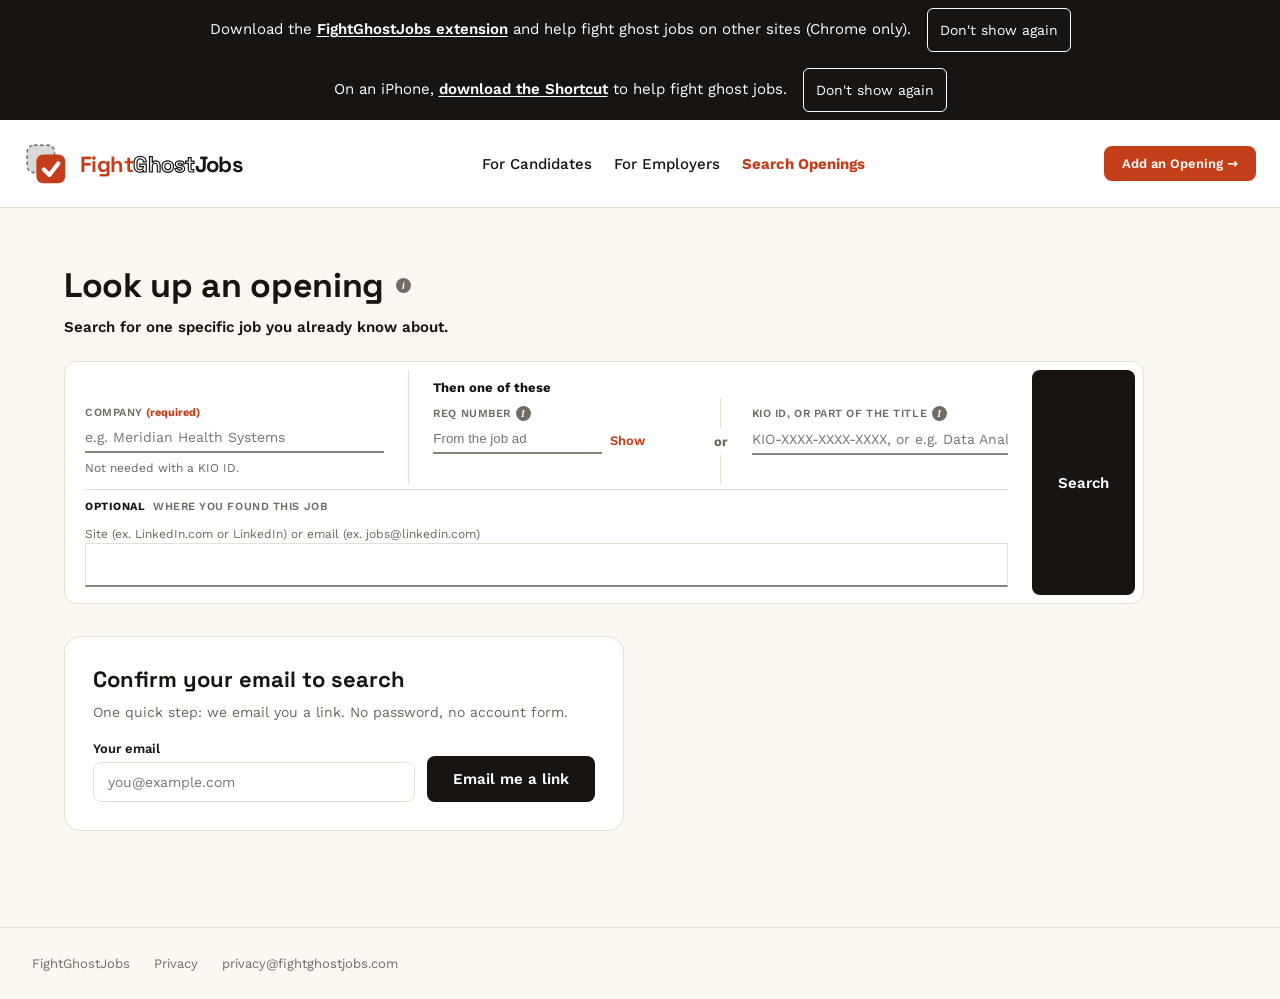
<file: search.html>
<!doctype html>
<html lang="en">
<head>
<meta charset="utf-8">
<meta name="viewport" content="width=device-width, initial-scale=1">
<meta http-equiv="Content-Security-Policy" content="default-src 'none'; script-src 'self'; style-src 'self' 'unsafe-inline'; font-src 'self'; img-src 'self' data:; connect-src https://qgnqoihamhziaqikupaw.supabase.co; base-uri 'self'; form-action 'self'; object-src 'none'">
<meta name="referrer" content="same-origin">
<meta name="robots" content="noindex, nofollow">
<title>FightGhostJobs | Search</title>
<link rel="stylesheet" href="styles.css?v=4cea5b1e">
<link rel="stylesheet" href="app.css?v=7ca8366c">
</head>
<body>
<a class="skip-link" href="#main">Skip to content</a>

<div id="extBand" class="ext-band">
  <p class="ext-band-text">Download the <a href="https://chromewebstore.google.com/detail/decmgocpcgdbenpclgekokcdfficnpge" target="_blank" rel="noopener noreferrer">FightGhostJobs extension</a> and help fight ghost jobs on other sites (Chrome only).</p>
  <button type="button" id="extBandClose" class="ext-band-close">Don't show again</button>
</div>
<script type="module" src="js/extension-band.js?v=8002908d"></script>
<div id="scBand" class="sc-band">
  <p class="sc-band-text">On an iPhone, <a href="https://www.fightghostjobs.com/iphone.html">download the Shortcut</a> to help fight ghost jobs.</p>
  <button type="button" id="scBandClose" class="sc-band-close">Don't show again</button>
</div>
<script type="module" src="js/shortcut-band.js?v=02d586f5"></script>
<header class="nav">
  <a class="nav-logo" href="index.html" aria-label="FightGhostJobs home"><svg class="nav-mark" width="44" height="44" viewBox="0 0 64 64" aria-hidden="true" focusable="false"><rect x="4.5" y="4.5" width="40" height="40" rx="10" fill="var(--ink)" fill-opacity=".16" stroke="var(--ink)" stroke-opacity=".55" stroke-width="2.4" stroke-dasharray="5 4"/><rect x="18" y="18" width="42" height="42" rx="10" fill="var(--ember)"/><path d="M29 40 L37 48 L50 31" fill="none" stroke="#fff" stroke-width="6" stroke-linecap="round" stroke-linejoin="round"/></svg><span class="nav-wordmark"><span class="wm-fight">Fight</span><span class="wm-ghost">Ghost</span><span class="wm-jobs">Jobs</span></span></a>
  <nav class="nav-links" aria-label="Main">
    <a href="index.html#candidates">For Candidates</a>
    <a href="index.html#employers">For Employers</a>
    <a href="search.html" class="active" aria-current="page">Search Openings</a>
  </nav>
  <div id="navAccount" style="display:flex;align-items:center;"></div>
</header>

<main id="main">

<div style="max-width:1440px;margin:0 auto;">
  <div class="pg" style="padding:56px 64px 32px 64px;">
    <div class="srch-title-row"><h1 style="font-size:34px;font-weight:700;letter-spacing:-.01em;">Look up an opening</h1><span id="infoSlot" class="info-slot"></span></div>
    <div id="searchGuide" class="srch-guide">
      <p class="srch-lead">Search for one specific job you already know about.</p>
    </div>
    <div id="phonePanel" class="phone-panel" aria-live="polite">
      <div id="phoneBody" class="phone-body" hidden>
        <p id="phoneLine" class="phone-line"></p>
        <p id="phoneMore" class="phone-more" hidden></p>
        <div id="phoneList" class="phone-list" hidden></div>
      </div>
    </div>
    <p id="phonePrivacy" class="field-hint phone-privacy" hidden style="max-width:1080px;"></p>
    <p id="phoneSource" class="field-hint phone-privacy" hidden style="max-width:1080px;"></p>
    <form id="searchForm" class="srch-form" novalidate style="display:flex;gap:12px;background:var(--card);border:1px solid var(--line);border-radius:12px;padding:8px;max-width:1080px;">
      <div class="srch-main">
      <div class="srch-top">
      <div class="srch-company" style="flex:1;display:flex;flex-direction:column;padding:8px 12px;">
        <label for="company" style="font-size:11px;font-weight:600;color:var(--faint);text-transform:uppercase;letter-spacing:.05em;">Company <span class="srch-req">(required)</span></label>
        <input id="company" class="srch-input" type="text" aria-required="true" maxlength="200" autocomplete="off" placeholder="e.g. Meridian Health Systems" aria-describedby="companyHintFull" style="border:none;padding:4px 0;">
        <div id="companyHint" class="field-hint" aria-hidden="true">Not needed with a KIO ID.</div>
      </div>
      <div class="srch-sep" style="width:1px;background:var(--line);"></div>
      <div class="srch-group" role="group" aria-labelledby="oneOfHead" style="flex:2;display:flex;flex-direction:column;">
      <div id="oneOfHead" class="srch-then">Then one of these</div>
      <div class="srch-pair" style="display:flex;gap:12px;flex:1;">
      <div style="flex:1;display:flex;flex-direction:column;padding:8px 12px;">
        <label for="reqq" style="font-size:11px;font-weight:600;color:var(--faint);text-transform:uppercase;letter-spacing:.05em;display:inline-flex;align-items:center;gap:5px;">Req number
          <span class="info-icon" tabindex="0" aria-label="What's the req number? The employer's own requisition ID for the job, usually printed on the job ad. It is the most exact way to search: the company plus the req number finds that one opening. Some employers choose not to expose their req number to search. If yours does not return a result, try the KIO ID, or part of the title.">i<span class="info-tooltip info-tooltip-wide info-tooltip-down" role="tooltip"><span class="tip-title">What's the req number?</span><ul>
            <li>The employer's own requisition ID for the job, usually printed on the job ad</li>
            <li>The most exact way to search: the company plus the req number finds that one opening</li>
            <li>Some employers choose not to expose their req number to search. If yours does not return a result, try the KIO ID, or part of the title</li>
          </ul></span></span>
        </label>
        <div style="display:flex;align-items:center;gap:8px;">
          <input id="reqq" class="srch-input" type="password" maxlength="100" autocomplete="off" spellcheck="false" placeholder="From the job ad" aria-describedby="reqHint" data-lpignore="true" data-1p-ignore="true" style="border:none;padding:4px 0;">
          <button type="button" id="reqToggle" class="row-action" aria-pressed="false" aria-label="Show the req number" style="margin:0;">Show</button>
        </div>
      </div>
      <div class="srch-or">or</div>
      <div style="flex:1;display:flex;flex-direction:column;padding:8px 12px;">
        <label for="titleq" style="font-size:11px;font-weight:600;color:var(--faint);text-transform:uppercase;letter-spacing:.05em;display:inline-flex;align-items:center;gap:5px;">KIO ID, or part of the title
          <span class="info-icon" tabindex="0" aria-label="What's a KIO ID? The ID FightGhostJobs assigns to this specific opening, not the employer's internal req number. If the employer put it on the original job ad, an email, or their careers page, searching with it here finds that exact opening. No KIO ID handy? Type part of the job title instead; this box takes either.">i<span class="info-tooltip info-tooltip-wide info-tooltip-down" role="tooltip" style="left:auto;right:0;"><span class="tip-title">What's a KIO ID?</span><ul>
            <li>The ID FightGhostJobs assigns to this specific opening, not the employer's internal req number</li>
            <li>If the employer put it on the original job ad, an email, or their careers page, searching with it here finds that exact opening</li>
            <li>No KIO ID handy? Type part of the job title instead; this box takes either</li>
          </ul></span></span>
        </label>
        <input id="titleq" class="srch-input" type="text" maxlength="80" autocomplete="off" placeholder="KIO-XXXX-XXXX-XXXX, or e.g. Data Analyst" aria-describedby="reqHint titleNote" style="border:none;padding:4px 0;">
      </div>
      </div>
      </div>
      </div>
      <div id="orderNote" class="order-note" role="status" aria-live="polite"></div>
      <div id="sourceBlock" class="srch-source">
        <label for="sourceq" class="srch-source-label"><span class="srch-opt">Optional</span> Where you found this job</label>
        <div id="sourceHint" class="field-hint">Site (ex. LinkedIn.com or LinkedIn) or email (ex. jobs@linkedin.com)</div>
        <input id="sourceq" class="srch-input srch-source-input" type="text" maxlength="120" autocomplete="off" autocapitalize="none" spellcheck="false" aria-describedby="sourceHint sourceNote">
      </div>
      </div>
      <button type="submit" id="searchBtn" class="btn btn-dark">Search</button>
    </form>
    <div id="formError" class="field-error" role="alert" hidden style="max-width:1080px;margin-top:10px;font-size:13px;"></div>
  </div>

  <div id="landedNotice" class="pg" hidden style="padding:0 64px 16px 64px;max-width:944px;"></div>

  <div id="signinWrap" class="pg" hidden style="padding:0 64px 32px 64px;">
    <div class="card signin-card">
      <h2>Confirm your email to search</h2>
      <p>One quick step: we email you a link. No password, no account form.</p>
      <form id="signinForm" novalidate>
        <div class="signin-row">
          <div><label for="candEmail">Your email</label><input id="candEmail" type="email" autocomplete="email" placeholder="you@example.com"></div>
          <button type="submit" id="candSend" class="btn btn-dark">Email me a link</button>
        </div>
        <div id="candEmailError" class="field-error" hidden></div>
      </form>
      <div id="candSent" hidden></div>
      <div id="candCode" hidden></div>
    </div>
  </div>

  <div id="roleNotice" class="pg" hidden style="padding:0 64px 32px 64px;max-width:944px;"></div>

  <div class="pg" style="padding:0 64px 64px 64px;display:flex;flex-direction:column;gap:20px;max-width:880px;">
    <div id="recap" class="recap" hidden>
      <p id="recapText" class="recap-text"></p>
      <span class="recap-actions"><button type="button" id="recapEdit" class="btn btn-outline btn-sm">Edit this search</button><span id="recapInfoSlot" class="info-slot"></span></span>
    </div>
    <div id="searchStatus" class="sr-only" role="status" aria-live="polite" aria-atomic="true"></div>
    <div id="resultCount" class="result-count" aria-hidden="true" hidden></div>
    <div id="results" style="display:flex;flex-direction:column;gap:20px;"></div>
  </div>
</div>

<!-- Prompt JB (November 7, 2026): the sentences that moved behind the info button. They stay in the page, hidden, so the boxes keep their descriptions for a screen reader (a hidden element named by aria-describedby is still read) and the info box copies them from here: the words are moved, not rewritten. -->
<div id="infoSource" hidden>
  <p id="guideKio">Easiest and most exact: the KIO ID from the employer's job ad (no company name needed), or the company name plus the requisition (req) number.</p>
  <p id="guideTitle">No KIO ID? Use the company name plus part of the job title, copied from the job ad if you can.</p>
  <div id="companyHintFull" class="field-hint">Must match the employer's name. We ignore endings like Inc., Co. and LLC. Not needed with a KIO ID.</div>
  <div id="reqHint" class="field-hint">Company is required, unless you type a KIO ID. Then fill in the req number, the KIO ID / title box, or both: if the req number does not match, the title is used. A KIO ID cannot be used with a req number. The req number is hidden as you type; press Show to check it.</div>
  <div id="titleNote" class="field-hint">A title search will not list all of a company's jobs, and it will not show openings that are not live. Closed or expired openings are found only by KIO ID or req number.</div>
  <div id="sourceNote" class="field-hint">Employers see this exactly as you type it.</div>
  <p id="signinFull">One quick step: we email you a link, and that keeps your email confirmed for 90 days. No password, no account form. Free for job seekers. Your email is only used to confirm you are a person and is never shown to anyone. <a href="https://www.fightghostjobs.com/privacy.html">Privacy</a>.</p>
  <p id="searchNotice" class="field-hint">We keep a record of your search, including the words you typed, so we can count what people look for. The record also holds any KIO ID or req number you typed or we read from the job page, and an ID you mistyped is kept as typed. Employers never see who searched. Details are in our <a href="https://www.fightghostjobs.com/privacy.html">Privacy Policy</a>.</p>
</div>

<!-- Shared modal -->
<div class="modal-backdrop" id="modalBackdrop">
  <div class="modal" role="dialog" aria-modal="true" aria-labelledby="modalTitle">
    <div style="display:flex;justify-content:space-between;align-items:flex-start;">
      <div>
        <div id="modalCompany" style="font-size:12px;font-weight:600;color:var(--faint);text-transform:uppercase;letter-spacing:.06em;"></div>
        <div id="modalTitle" style="font-size:20px;font-weight:700;margin-top:4px;"></div>
        <div id="modalPlace" style="font-size:14px;color:var(--muted);margin-top:4px;" hidden></div>
        <div id="modalRefs" class="mono" style="font-size:13px;color:var(--muted);margin-top:4px;"></div>
        <div id="modalRegistered" class="reg-holder" style="margin-top:10px;"></div>
      </div>
      <button type="button" id="modalClose" class="btn btn-ghost btn-sm" style="padding:6px 10px;" aria-label="Close">✕</button>
    </div>
    <div id="modalLinksHead" class="links-head" hidden></div>
    <div id="modalLinks"></div>
    <div id="modalPolicy" hidden style="margin-top:12px;"></div>
    <div id="modalEmpty" class="empty-note" hidden></div>
    <div id="modalMore" style="margin-top:16px;display:flex;gap:18px;flex-wrap:wrap;font-size:14px;font-weight:600;" hidden></div>
  </div>
</div>

</main>

<footer class="site-footer"><span>FightGhostJobs</span><a href="https://www.fightghostjobs.com/privacy.html">Privacy</a><a href="mailto:privacy@fightghostjobs.com">privacy@fightghostjobs.com</a></footer>

<script type="module" src="js/pages/search.js?v=eabe9543"></script>
</body>
</html>
</file>
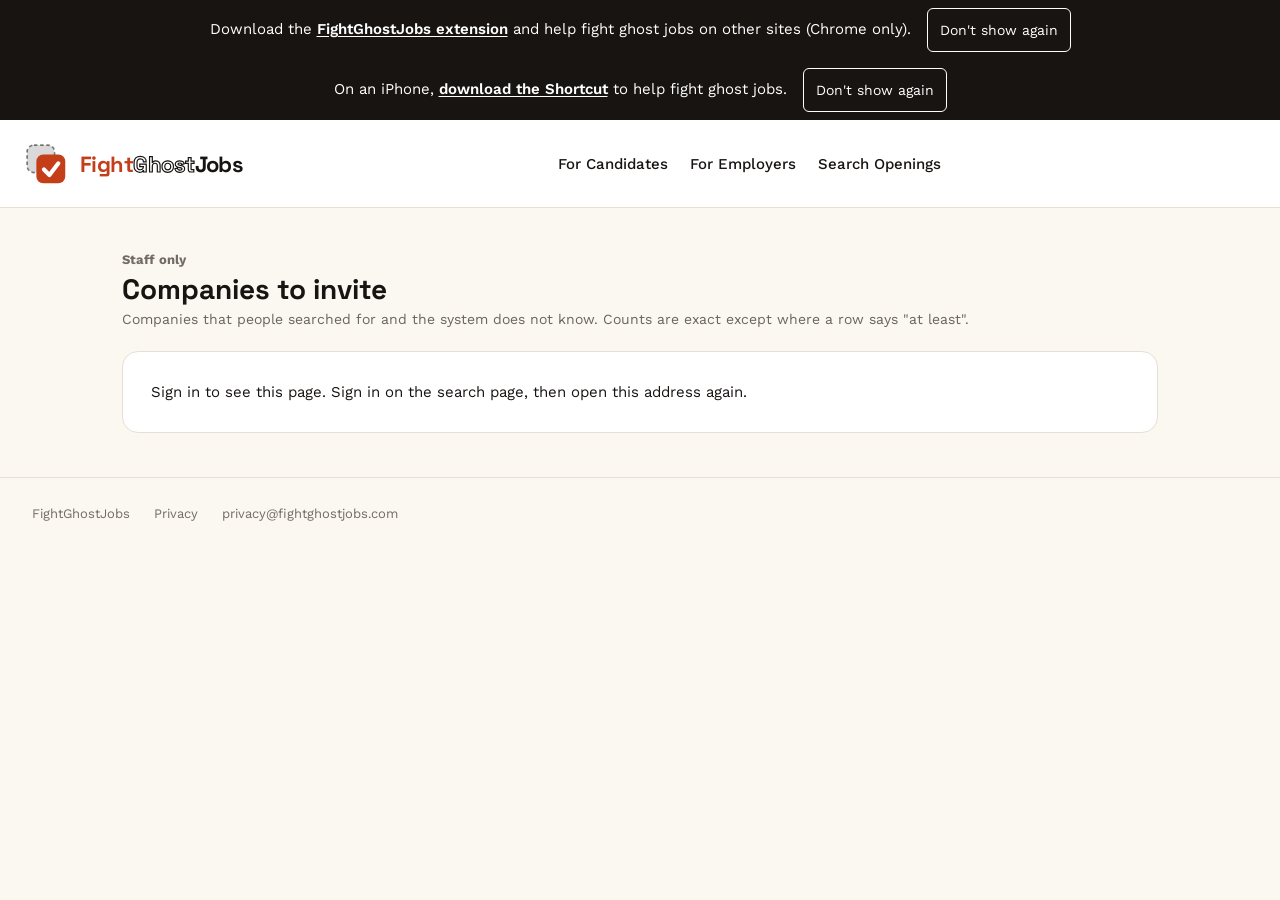
<file: staff-invite.html>
<!doctype html>
<html lang="en">
<head>
<meta charset="utf-8">
<meta name="viewport" content="width=device-width, initial-scale=1">
<meta http-equiv="Content-Security-Policy" content="default-src 'none'; script-src 'self'; style-src 'self' 'unsafe-inline'; font-src 'self'; img-src 'self' data:; connect-src https://qgnqoihamhziaqikupaw.supabase.co; base-uri 'self'; form-action 'self'; object-src 'none'">
<meta name="referrer" content="same-origin">
<meta name="robots" content="noindex, nofollow">
<title>FightGhostJobs | Companies to invite</title>
<link rel="stylesheet" href="styles.css?v=4cea5b1e">
<link rel="stylesheet" href="app.css?v=7ca8366c">
</head>
<body>
<a class="skip-link" href="#main">Skip to content</a>

<div id="extBand" class="ext-band">
  <p class="ext-band-text">Download the <a href="https://chromewebstore.google.com/detail/decmgocpcgdbenpclgekokcdfficnpge" target="_blank" rel="noopener noreferrer">FightGhostJobs extension</a> and help fight ghost jobs on other sites (Chrome only).</p>
  <button type="button" id="extBandClose" class="ext-band-close">Don't show again</button>
</div>
<script type="module" src="js/extension-band.js?v=8002908d"></script>
<div id="scBand" class="sc-band">
  <p class="sc-band-text">On an iPhone, <a href="https://www.fightghostjobs.com/iphone.html">download the Shortcut</a> to help fight ghost jobs.</p>
  <button type="button" id="scBandClose" class="sc-band-close">Don't show again</button>
</div>
<script type="module" src="js/shortcut-band.js?v=02d586f5"></script>
<header class="nav">
  <a class="nav-logo" href="index.html" aria-label="FightGhostJobs home"><svg class="nav-mark" width="44" height="44" viewBox="0 0 64 64" aria-hidden="true" focusable="false"><rect x="4.5" y="4.5" width="40" height="40" rx="10" fill="var(--ink)" fill-opacity=".16" stroke="var(--ink)" stroke-opacity=".55" stroke-width="2.4" stroke-dasharray="5 4"/><rect x="18" y="18" width="42" height="42" rx="10" fill="var(--ember)"/><path d="M29 40 L37 48 L50 31" fill="none" stroke="#fff" stroke-width="6" stroke-linecap="round" stroke-linejoin="round"/></svg><span class="nav-wordmark"><span class="wm-fight">Fight</span><span class="wm-ghost">Ghost</span><span class="wm-jobs">Jobs</span></span></a>
  <nav class="nav-links" aria-label="Main">
    <a href="index.html#candidates">For Candidates</a>
    <a href="index.html#employers">For Employers</a>
    <a href="search.html">Search Openings</a>
  </nav>
  <div id="navAccount" style="display:flex;align-items:center;"></div>
</header>

<main id="main">

<div class="pg" style="max-width:1100px;margin:0 auto;padding:44px 32px;display:flex;flex-direction:column;gap:24px;">
  <div>
    <div style="font-size:13px;font-weight:700;color:var(--faint);">Staff only</div>
    <h1 id="pageHeading" tabindex="-1" style="font-size:28px;font-weight:700;margin-top:4px;">Companies to invite</h1>
    <p id="lead" style="font-size:14px;color:var(--muted);margin:4px 0 0 0;">Companies that people searched for and the system does not know. Counts are exact except where a row says "at least".</p>
  </div>

  <div id="gate" class="card" role="status" hidden>
    <p id="gateText" style="font-size:15px;line-height:1.6;margin:0;"></p>
  </div>

  <div id="area" hidden>
    <div style="display:flex;flex-direction:column;gap:24px;">
      <form id="filters" class="card" novalidate style="display:flex;flex-direction:column;gap:16px;">
        <div style="font-size:14px;font-weight:700;">Date range and filters</div>
        <div class="grid2" style="display:grid;grid-template-columns:repeat(auto-fit,minmax(200px,1fr));gap:16px;">
          <div><label for="fFrom">From</label><input id="fFrom" type="date"><div class="field-error" data-error-for="fFrom" hidden></div></div>
          <div><label for="fTo">To</label><input id="fTo" type="date"><div class="field-error" data-error-for="fTo" hidden></div></div>
          <div><label for="fCompany">Company</label><input id="fCompany" type="text" maxlength="200" autocomplete="off" aria-describedby="companyHint"><div class="field-error" data-error-for="fCompany" hidden></div></div>
          <div><label for="fMin">Minimum searches</label><input id="fMin" type="number" inputmode="numeric" min="1" step="1" value="1"><div class="field-error" data-error-for="fMin" hidden></div></div>
          <div><label for="fSort">Sort by searches</label><select id="fSort"><option value="most" selected>Most first</option><option value="fewest">Fewest first</option></select></div>
        </div>
        <div id="companyHint" style="font-size:13px;color:var(--muted);line-height:1.6;">Type the company's name. The box matches the whole name, not part of it. Leave it empty to see every company.</div>
        <div><button type="submit" id="showBtn" class="btn btn-dark btn-sm">Show companies</button></div>
      </form>

      <div id="listAlert" hidden></div>
      <div id="countLine" role="status" aria-live="polite" style="font-size:14px;color:var(--muted);"></div>

      <div id="listCard" class="card flush" data-scroll-area="Companies table" style="padding:0;overflow-x:auto;" hidden>
        <table class="dash-table rtable" role="table">
          <thead role="rowgroup"><tr role="row"><th role="columnheader">Company</th><th role="columnheader">Searches</th><th role="columnheader">Different people</th><th role="columnheader">First month</th><th role="columnheader">Last month</th><th role="columnheader">Status</th><th role="columnheader">Titles</th></tr></thead>
          <tbody id="rows" role="rowgroup"></tbody>
        </table>
        <div id="peopleNote" class="empty-note" style="margin:0;border-radius:0;" hidden>"At least" means the count of different people could be higher: it is the largest single month figure for an earlier month.</div>
      </div>
      <div id="emptyNote" class="empty-note" hidden></div>

      <section id="titlesPanel" class="card flush" aria-labelledby="titlesHeading" hidden style="padding:0;">
        <div style="display:flex;align-items:center;justify-content:space-between;gap:12px;flex-wrap:wrap;padding:16px 16px 0 16px;">
          <h2 id="titlesHeading" tabindex="-1" style="font-size:18px;font-weight:700;margin:0;"></h2>
          <button type="button" id="titlesClose" class="btn btn-outline btn-sm">Back to the list</button>
        </div>
        <div id="titlesAlert" hidden style="padding:0 16px;"></div>
        <div id="titlesCard" data-scroll-area="Titles table" style="overflow-x:auto;" hidden>
          <table class="dash-table rtable" role="table">
            <thead role="rowgroup"><tr role="row"><th role="columnheader">Title</th><th role="columnheader">Searches</th></tr></thead>
            <tbody id="titleRows" role="rowgroup"></tbody>
          </table>
        </div>
        <div id="titlesEmpty" class="empty-note" style="margin:16px;" hidden></div>
      </section>
    </div>
  </div>
</div>

</main>

<footer class="site-footer"><span>FightGhostJobs</span><a href="https://www.fightghostjobs.com/privacy.html">Privacy</a><a href="mailto:privacy@fightghostjobs.com">privacy@fightghostjobs.com</a></footer>

<script type="module" src="js/pages/staff-invite.js?v=848abbb2"></script>
</body>
</html>
</file>
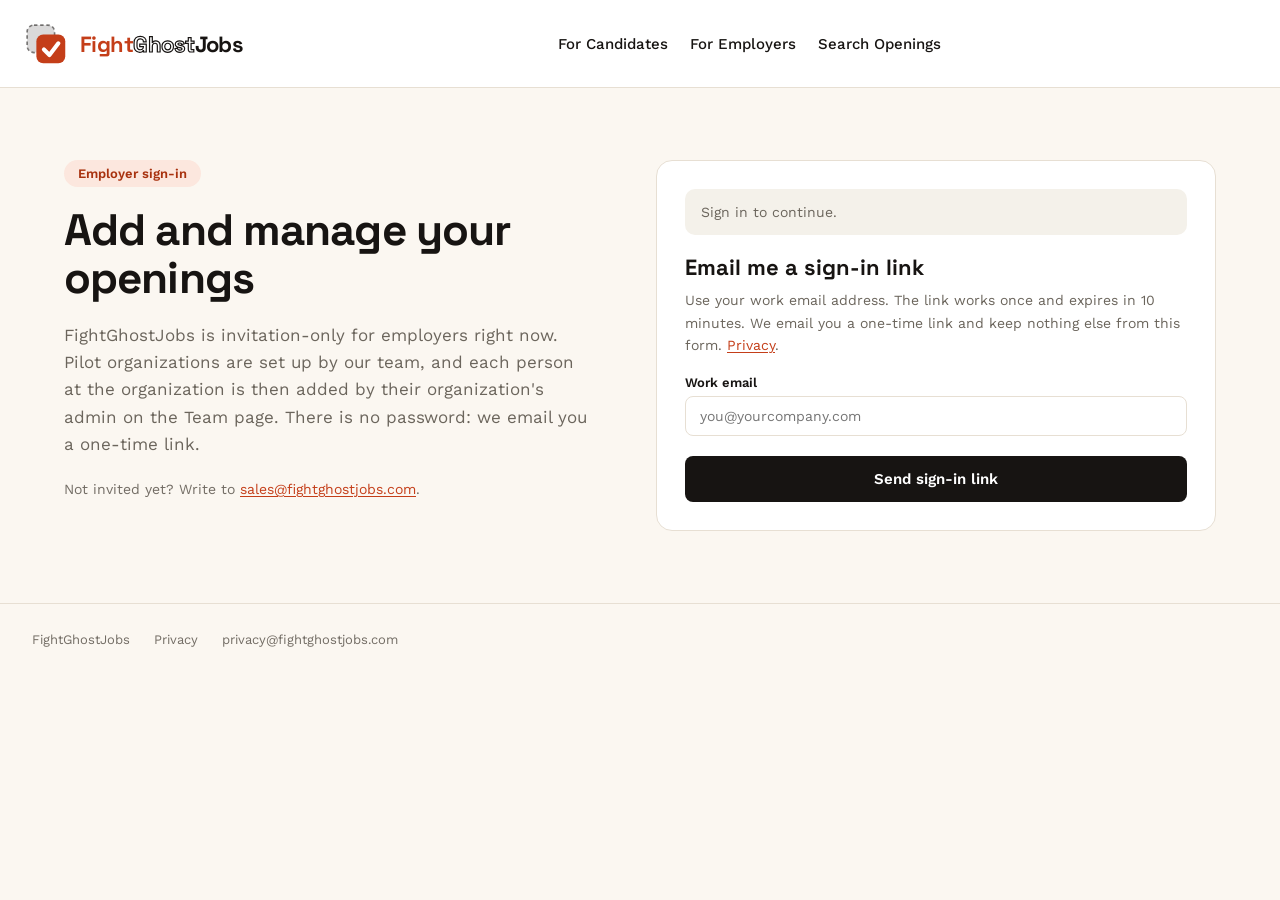
<file: team.html>
<!doctype html>
<html lang="en">
<head>
<meta charset="utf-8">
<meta name="viewport" content="width=device-width, initial-scale=1">
<meta http-equiv="Content-Security-Policy" content="default-src 'none'; script-src 'self'; style-src 'self' 'unsafe-inline'; font-src 'self'; img-src 'self' data:; connect-src https://qgnqoihamhziaqikupaw.supabase.co; base-uri 'self'; form-action 'self'; object-src 'none'">
<meta name="referrer" content="same-origin">
<meta name="robots" content="noindex, nofollow">
<title>FightGhostJobs | Team</title>
<link rel="stylesheet" href="styles.css?v=4cea5b1e">
<link rel="stylesheet" href="app.css?v=7ca8366c">
</head>
<body>
<a class="skip-link" href="#main">Skip to content</a>

<div id="extBand" class="ext-band">
  <p class="ext-band-text">Download the <a href="https://chromewebstore.google.com/detail/decmgocpcgdbenpclgekokcdfficnpge" target="_blank" rel="noopener noreferrer">FightGhostJobs extension</a> and help fight ghost jobs on other sites (Chrome only).</p>
  <button type="button" id="extBandClose" class="ext-band-close">Don't show again</button>
</div>
<script type="module" src="js/extension-band.js?v=8002908d"></script>
<div id="scBand" class="sc-band">
  <p class="sc-band-text">On an iPhone, <a href="https://www.fightghostjobs.com/iphone.html">download the Shortcut</a> to help fight ghost jobs.</p>
  <button type="button" id="scBandClose" class="sc-band-close">Don't show again</button>
</div>
<script type="module" src="js/shortcut-band.js?v=02d586f5"></script>
<header class="nav">
  <a class="nav-logo" href="index.html" aria-label="FightGhostJobs home"><svg class="nav-mark" width="44" height="44" viewBox="0 0 64 64" aria-hidden="true" focusable="false"><rect x="4.5" y="4.5" width="40" height="40" rx="10" fill="var(--ink)" fill-opacity=".16" stroke="var(--ink)" stroke-opacity=".55" stroke-width="2.4" stroke-dasharray="5 4"/><rect x="18" y="18" width="42" height="42" rx="10" fill="var(--ember)"/><path d="M29 40 L37 48 L50 31" fill="none" stroke="#fff" stroke-width="6" stroke-linecap="round" stroke-linejoin="round"/></svg><span class="nav-wordmark"><span class="wm-fight">Fight</span><span class="wm-ghost">Ghost</span><span class="wm-jobs">Jobs</span></span></a>
  <nav class="nav-links" aria-label="Main">
    <a href="index.html#candidates">For Candidates</a>
    <a href="index.html#employers">For Employers</a>
    <a href="search.html">Search Openings</a>
  </nav>
  <div id="navAccount" style="display:flex;align-items:center;"></div>
</header>

<main id="main">

<div class="pg" style="max-width:1100px;margin:0 auto;padding:44px 32px;display:flex;flex-direction:column;gap:24px;">
  <div>
    <div id="orgName" style="font-size:13px;font-weight:700;color:var(--faint);">&nbsp;</div>
    <h1 style="font-size:28px;font-weight:700;margin-top:4px;">Team</h1>
    <p style="font-size:14px;color:var(--muted);margin:4px 0 0 0;">The people who can add openings for your organization. Each person sees and manages the openings they added themselves.</p>
  </div>

  <div id="pageAlert" hidden></div>
  <div id="actionNote" role="status" hidden></div>

  <div id="notAdmin" class="card" hidden>
    <p style="font-size:15px;line-height:1.6;margin:0;">Only an admin of your organization can see and change the roster. Ask your admin to add or remove people.</p>
  </div>

  <div id="adminArea" hidden style="display:flex;flex-direction:column;gap:24px;">
    <div class="card flush" data-scroll-area="Team table" style="padding:0;overflow-x:auto;">
      <table class="dash-table rtable" role="table">
        <thead role="rowgroup"><tr role="row"><th role="columnheader">Name</th><th role="columnheader">Work email</th><th role="columnheader">Role</th><th role="columnheader">Status</th><th role="columnheader">Actions</th></tr></thead>
        <tbody id="rows" role="rowgroup"></tbody>
      </table>
      <div id="tableNote" class="empty-note" style="margin:0;border-radius:0;" hidden></div>
    </div>

    <form id="addForm" class="card" novalidate style="display:flex;flex-direction:column;gap:16px;">
      <div style="font-size:14px;font-weight:700;">Add a person</div>
      <div style="font-size:13px;color:var(--muted);line-height:1.6;">We do not email them. Tell them to go to the employer sign-in page and request a link with this address; their first sign-in activates them. One address can belong to one organization only.</div>
      <div class="grid2" style="display:grid;grid-template-columns:repeat(2,minmax(0,1fr));gap:16px;">
        <div><label for="addName">Name</label><input id="addName" type="text" maxlength="120" autocomplete="off"><div class="field-error" data-error-for="addName" hidden></div></div>
        <div><label for="addEmail">Work email</label><input id="addEmail" type="email" autocomplete="off"><div class="field-error" data-error-for="addEmail" hidden></div></div>
      </div>
      <label class="check-row" for="addAdmin"><input id="addAdmin" type="checkbox"> Make them an admin (they can manage this roster too)</label>
      <div id="addAlert" hidden></div>
      <div><button type="submit" id="addBtn" class="btn btn-dark btn-sm">Add to roster</button></div>
    </form>
  </div>
</div>

</main>

<footer class="site-footer"><span>FightGhostJobs</span><a href="https://www.fightghostjobs.com/privacy.html">Privacy</a><a href="mailto:privacy@fightghostjobs.com">privacy@fightghostjobs.com</a></footer>

<script type="module" src="js/pages/team.js?v=c4e1b069"></script>
</body>
</html>
</file>
<file: styles.css>
/* Fonts are self-hosted (fonts/, SIL Open Font License): the reference build pulled them from Google Fonts. Latin, Latin-extended and Vietnamese subsets; the browser fetches only what a page needs. */
@font-face{font-family:'Space Grotesk';font-style:normal;font-weight:500 700;font-display:swap;src:url(fonts/space-grotesk-vietnamese.woff2) format('woff2');unicode-range:U+0102-0103,U+0110-0111,U+0128-0129,U+0168-0169,U+01A0-01A1,U+01AF-01B0,U+0300-0301,U+0303-0304,U+0308-0309,U+0323,U+0329,U+1EA0-1EF9,U+20AB}
@font-face{font-family:'Space Grotesk';font-style:normal;font-weight:500 700;font-display:swap;src:url(fonts/space-grotesk-latin-ext.woff2) format('woff2');unicode-range:U+0100-02BA,U+02BD-02C5,U+02C7-02CC,U+02CE-02D7,U+02DD-02FF,U+0304,U+0308,U+0329,U+1D00-1DBF,U+1E00-1E9F,U+1EF2-1EFF,U+2020,U+20A0-20AB,U+20AD-20C0,U+2113,U+2C60-2C7F,U+A720-A7FF}
@font-face{font-family:'Space Grotesk';font-style:normal;font-weight:500 700;font-display:swap;src:url(fonts/space-grotesk-latin.woff2) format('woff2');unicode-range:U+0000-00FF,U+0131,U+0152-0153,U+02BB-02BC,U+02C6,U+02DA,U+02DC,U+0304,U+0308,U+0329,U+2000-206F,U+20AC,U+2122,U+2191,U+2193,U+2212,U+2215,U+FEFF,U+FFFD}
@font-face{font-family:'Work Sans';font-style:normal;font-weight:400 700;font-display:swap;src:url(fonts/work-sans-vietnamese.woff2) format('woff2');unicode-range:U+0102-0103,U+0110-0111,U+0128-0129,U+0168-0169,U+01A0-01A1,U+01AF-01B0,U+0300-0301,U+0303-0304,U+0308-0309,U+0323,U+0329,U+1EA0-1EF9,U+20AB}
@font-face{font-family:'Work Sans';font-style:normal;font-weight:400 700;font-display:swap;src:url(fonts/work-sans-latin-ext.woff2) format('woff2');unicode-range:U+0100-02BA,U+02BD-02C5,U+02C7-02CC,U+02CE-02D7,U+02DD-02FF,U+0304,U+0308,U+0329,U+1D00-1DBF,U+1E00-1E9F,U+1EF2-1EFF,U+2020,U+20A0-20AB,U+20AD-20C0,U+2113,U+2C60-2C7F,U+A720-A7FF}
@font-face{font-family:'Work Sans';font-style:normal;font-weight:400 700;font-display:swap;src:url(fonts/work-sans-latin.woff2) format('woff2');unicode-range:U+0000-00FF,U+0131,U+0152-0153,U+02BB-02BC,U+02C6,U+02DA,U+02DC,U+0304,U+0308,U+0329,U+2000-206F,U+20AC,U+2122,U+2191,U+2193,U+2212,U+2215,U+FEFF,U+FFFD}

:root{
  --ink:#171412;
  --bone:#FBF7F1;
  --card:#FFFFFF;
  --ember:#C43E19;
  --ember-dark:#A8320F;
  --verified:#1F7A5C;
  --line:#E7DFD3;
  --line-soft:#F0ECE3;
  --panel:#F4F1EA;
  --muted:#6B655C;
  --faint:#726C64;
}

*{box-sizing:border-box}
body{margin:0;font-family:'Work Sans',system-ui,sans-serif;background:var(--bone);color:var(--ink)}
h1,h2,h3{font-family:'Space Grotesk',system-ui,sans-serif;margin:0}
a{color:var(--ember);text-decoration:none}
a:hover{color:var(--ember-dark)}
button{font-family:'Work Sans',sans-serif;cursor:pointer}

.nav{height:88px;display:flex;align-items:center;justify-content:space-between;padding:0 64px;border-bottom:1px solid var(--line);background:var(--card)}
.nav-logo{display:flex;align-items:center;gap:10px;color:var(--ink)}
.nav-dot{width:14px;height:14px;border-radius:3px;background:var(--ember)}
.nav-wordmark{font-family:'Space Grotesk',sans-serif;font-weight:700;font-size:20px;letter-spacing:-0.02em}
.nav-links{display:flex;align-items:center;gap:40px}
.nav-links a{font-size:15px;font-weight:500;color:var(--ink)}
.nav-links a.active{color:var(--ember);font-weight:700}
.nav-account{display:flex;align-items:center;gap:10px;font-size:14px;font-weight:600;color:var(--ink)}
.avatar{width:32px;height:32px;border-radius:999px;background:var(--ink);color:var(--bone);display:flex;align-items:center;justify-content:center;font-size:13px;font-weight:700}

.btn{display:inline-flex;align-items:center;gap:6px;padding:14px 26px;border-radius:8px;font-size:15px;font-weight:600;border:none}
.btn-sm{padding:10px 18px;font-size:13px;border-radius:8px}
.btn-primary{background:var(--ember);color:#fff}
.btn-primary:hover{background:var(--ember-dark);color:#fff}
.btn-dark{background:var(--ink);color:#fff}
.btn-dark:hover{background:#000;color:#fff}
.btn-outline{background:#fff;color:var(--ink);border:1.5px solid var(--ink)}
.btn-ghost{background:#fff;color:var(--ink);border:1px solid var(--line)}

.pill{display:inline-flex;align-items:center;gap:6px;padding:6px 14px;border-radius:999px;font-size:13px;font-weight:600}
.badge-verified{background:#E5F3EC;color:var(--verified)}
.chip{background:var(--panel);padding:8px 12px;border-radius:8px;font-size:13px;font-weight:500;display:inline-flex;align-items:center;gap:6px;position:relative}

.info-icon{position:relative;display:inline-flex;align-items:center;justify-content:center;width:15px;height:15px;flex-shrink:0;border-radius:999px;background:var(--faint);color:#fff;font-size:10px;font-weight:700;font-style:italic;font-family:Georgia,serif;cursor:default}
.info-icon:hover .info-tooltip,.info-icon:focus .info-tooltip,.info-icon.open .info-tooltip{display:block}
.info-tooltip{display:none;position:absolute;bottom:calc(100% + 9px);left:0;width:230px;background:var(--ink);color:#F4F1EA;font-size:12px;font-weight:500;font-style:normal;line-height:1.55;padding:10px 12px;border-radius:8px;z-index:20;box-shadow:0 10px 24px -8px rgba(23,20,18,.35)}
.info-tooltip::after{content:'';position:absolute;top:100%;left:9px;border:5px solid transparent;border-top-color:var(--ink)}

.card{background:var(--card);border:1px solid var(--line);border-radius:16px;padding:28px}

table{border-collapse:collapse;width:100%}
th{text-align:left;padding:13px 20px;font-size:12px;font-weight:700;color:var(--faint);text-transform:uppercase;letter-spacing:.04em;background:#F8F5EF;border-bottom:1px solid var(--line)}
td{padding:15px 20px;font-size:14px;border-bottom:1px solid var(--line-soft)}
th.sortable{cursor:pointer;user-select:none}

.status{padding:5px 11px;border-radius:999px;font-size:12px;font-weight:600}
.status-active{background:#E5F3EC;color:var(--verified)}
.status-closing{background:#FCE7DE;color:var(--ember-dark)}
.status-draft{background:var(--line-soft);color:var(--muted)}
.status-closed{background:#EDEAE4;color:var(--faint)}

.filter-pill{border:1px solid var(--line);background:#fff;color:var(--ink);padding:9px 16px;border-radius:999px;font-size:13px;font-weight:600}
.filter-pill.on{background:var(--ember);border-color:var(--ember);color:#fff}

label{font-size:13px;font-weight:600;display:block;margin-bottom:6px}
input[type="text"]{border:1px solid var(--line);border-radius:8px;padding:11px 14px;font-size:14px;width:100%;font-family:'Work Sans',sans-serif}

.toggle{width:52px;height:30px;flex:none;border-radius:999px;border:none;position:relative;padding:0;background:#D8D2C6}   /* flex: none: the switch is never squeezed by the sentence beside it (prompt BG: a squeezed switch left its knob outside it) */
.toggle-row{gap:16px}
.toggle-row>div:first-child{min-width:0;flex:1 1 auto}   /* the sentence wraps instead of pushing the switch out */
.toggle.on{background:var(--ember)}
.toggle-knob{width:24px;height:24px;border-radius:999px;background:#fff;position:absolute;top:3px;left:3px;transition:left .15s}
.toggle.on .toggle-knob{left:25px}
</file>
<file: app.css>
/* app.css - everything the wired site needs that the reference build (styles.css, unchanged) did not have.
   Same tokens, same look: only states the design never had to show (errors, disabled buttons, the sign-in card, focus rings). */

[hidden]{display:none!important}
a:focus-visible,button:focus-visible,input:focus-visible,textarea:focus-visible,.info-icon:focus-visible{outline:2px solid var(--ember);outline-offset:2px}
/* BK focus: the button a dialog gives the cursor to when it opens (js/focus-ring.js): the same ring as above, drawn at once, because a focus set by script after a mouse click is not "visible" to the browser. */
button.focus-ring,a.focus-ring{outline:2px solid var(--ember);outline-offset:2px}
/* BG focus: a script moves focus to a sentence or a box that is not a control (tabindex="-1") so a screen reader reads it; that focus is not drawn. Buttons, links and fields keep their ring (the rule above). */
[tabindex="-1"]:not(a):not(button):not(input):not(select):not(textarea):not(summary):focus,
[tabindex="-1"]:not(a):not(button):not(input):not(select):not(textarea):not(summary):focus-visible{outline:none}
button[disabled],.btn[disabled]{opacity:.55;cursor:not-allowed}
input[type="text"],input[type="email"],input[type="number"]{border:1px solid var(--line);border-radius:8px;padding:11px 14px;font-size:14px;width:100%;font-family:'Work Sans',sans-serif;background:#fff;color:var(--ink)}
textarea{width:100%;border:1px solid var(--line);border-radius:8px;padding:11px 14px;font-size:14px;font-family:'Work Sans',sans-serif;resize:vertical;background:#fff;color:var(--ink)}
input[aria-invalid="true"],textarea[aria-invalid="true"]{border-color:var(--ember-dark)}
.field-hint{font-size:12px;color:var(--muted);margin-top:6px;line-height:1.5}
.field-error{font-size:12px;font-weight:600;color:var(--ember-dark);margin-top:6px}

.alert{border-radius:10px;padding:12px 16px;font-size:14px;line-height:1.6}
.alert-error{background:#FCE7DE;color:var(--ember-dark);border:1px solid #F3C7B4}
.alert-notice{background:var(--panel);color:var(--muted)}
.alert-ok{background:#E5F3EC;color:var(--verified)}

/* analytics dashboard (pass 24): same tokens as everywhere else, carried over from the design mock (fightghostjobs-web/analytics.html) */
.kpi{background:var(--card);border:1px solid var(--line);border-radius:14px;padding:22px 20px}
.kpi .num{font-size:32px;font-weight:700;font-family:'Space Grotesk',sans-serif}
.kpi .lbl{font-size:13px;color:var(--muted);margin-top:6px}
.bar-track{background:var(--panel);border-radius:5px;height:8px;width:100%;overflow:hidden}
.bar-fill{background:var(--ember);height:100%;border-radius:5px}
.bar-fill-alt{background:var(--verified);height:100%;border-radius:5px}
.eyebrow{font-size:13px;font-weight:700;color:var(--ember);text-transform:uppercase;letter-spacing:.08em}

.signin-card{max-width:560px}
.signin-card h2{font-size:22px;font-weight:700;margin-bottom:8px}
.signin-card p{font-size:14px;line-height:1.6;color:var(--muted);margin:0 0 18px 0}
.signin-row{display:flex;gap:12px;align-items:flex-end}
.signin-row>div{flex:1}

.check-row{display:flex;align-items:center;gap:10px;font-size:14px;font-weight:600;margin:0}
.check-row input{width:auto}
.toggle:focus-visible{outline:2px solid var(--ember);outline-offset:3px}

/* a wider info-tooltip for a title line + bullet list (search field help); same component, same hover/focus trigger, just more room.
   text-transform:none guards against sitting inside an uppercase field label (search.html's column labels are all-caps; the tooltip body must not inherit that). */
.info-tooltip-wide{width:280px;text-transform:none}
.info-tooltip .tip-title{display:block;margin-bottom:6px;font-weight:700}
.info-tooltip ul{margin:0;padding-left:16px}
.info-tooltip li+li{margin-top:6px}
/* opens below the icon instead of above: for a field row close to the top of the page, opening upward can push the tooltip off-screen */
.info-tooltip-down{bottom:auto;top:calc(100% + 9px)}
.info-tooltip-down::after{top:auto;bottom:100%;border-top-color:transparent;border-bottom-color:var(--ink)}

.modal-backdrop{display:none;position:fixed;inset:0;background:rgba(23,20,18,.45);align-items:center;justify-content:center;z-index:50}
.modal-backdrop.open{display:flex}
.modal{background:#fff;border-radius:16px;width:480px;max-width:92vw;max-height:80vh;overflow-y:auto;padding:32px}
.source-row{display:flex;align-items:center;justify-content:space-between;background:var(--panel);border-radius:10px;padding:14px 16px;margin-top:10px;cursor:pointer;border:none;width:100%;text-align:left;font-family:inherit;color:var(--ink)}
.source-row .go{font-size:13px;font-weight:700;color:var(--ember);flex:0 0 auto;white-space:nowrap}
.source-row .go-open{display:inline-flex;align-items:center;gap:4px;white-space:nowrap}
.source-row .go-icon{flex:none;display:block}
.source-row-label{font-size:14px;font-weight:600;min-width:0;overflow-wrap:anywhere;margin-right:12px}
/* prompt LM (October 23, 2026): the Registered mark with its "i", the Links heading with its "i", the pills that are buttons, the tile's Comments link and the small box behind an "i" (js/info-box.js; it reuses .modal and .modal-backdrop) */
.reg-holder{display:flex;align-items:center;gap:6px;flex-shrink:0}
.links-head{display:flex;align-items:center;gap:8px;margin-top:18px}
.links-head[hidden]{display:none}
.links-heading{margin:0;font-size:15px;font-weight:700}
.info-box-icon{cursor:pointer}
.chip-button{border:0;font-family:inherit;color:inherit;cursor:pointer;text-align:left;line-height:inherit}
.chip-button:hover{background:#ECE7DC}
.chip-button:disabled{cursor:default;opacity:.75}
.chip-button::before{content:"";position:absolute;inset:-6px 0}
.chip-i{cursor:pointer}
.tile-comments{font-size:14px;font-weight:600;color:var(--ember);white-space:nowrap;display:inline-flex;align-items:center;min-height:32px}
.tile-comments-main{text-decoration:none}
.info-box{width:440px}
.info-box-head{display:flex;justify-content:space-between;align-items:flex-start;gap:12px}
.info-box-title{font-size:17px;font-weight:700}
.info-box-body{font-size:14px;color:var(--muted);line-height:1.6;margin-top:12px;overflow-wrap:anywhere}
/* prompt JB (November 7, 2026): the "i" of the search page (at the heading and in the recap box) and the sections of its box */
.srch-title-row{display:flex;align-items:center;gap:12px}
.srch-title-row h1{margin:0}
.info-slot{display:inline-flex;align-items:center;flex:none}
.recap-actions{display:inline-flex;align-items:center;gap:12px;flex:none}
.info-box-body .info-section{font-size:14px;font-weight:700;color:var(--ink);margin:16px 0 6px 0}
.info-box-body .info-section:first-child{margin-top:0}
.info-box-body .info-para{margin:0 0 8px 0}
.empty-note{font-size:14px;color:var(--muted);line-height:1.6;background:var(--panel);border-radius:10px;padding:14px 16px;margin-top:16px}
.refine-hint{font-size:14px;color:var(--muted);line-height:1.6;margin:0 0 16px}
.refine-hint p{margin:0 0 6px}
.result-count{font-size:13px;font-weight:600;color:var(--faint);text-transform:uppercase;letter-spacing:.05em}
.code-box{font-family:'Space Grotesk',sans-serif;font-size:26px;font-weight:700;letter-spacing:.06em;background:var(--panel);border-radius:10px;padding:14px 18px;display:inline-block}
/* the employer's ID block (prompt BQ): the ID, the short link and the job ad lines, each with a copy button; text only, never a field */
.kio-block{display:flex;flex-direction:column;gap:10px;margin-top:12px;max-width:640px}
.kio-row{display:flex;flex-wrap:wrap;align-items:center;gap:6px 12px}
.kio-label{font-size:12px;font-weight:700;color:var(--faint);text-transform:uppercase;letter-spacing:.06em;min-width:96px}
.kio-value{font-size:15px;font-weight:600;color:var(--ink);overflow-wrap:anywhere;min-width:0}
.kio-copy{min-height:36px;padding:8px 14px}
.kio-ad{display:flex;flex-direction:column;align-items:flex-start;gap:8px;background:var(--panel);border-radius:10px;padding:12px 14px}
.kio-adlines{font-size:14px;line-height:1.6;color:var(--ink);overflow-wrap:anywhere;user-select:all}
.kio-note{font-size:13px;line-height:1.6;color:var(--muted);margin:0}
@media (max-width:760px){.kio-copy{min-height:44px}.kio-label{min-width:0;flex:0 0 100%}}

/* location picker (register form) */
.loc-chips{display:flex;flex-wrap:wrap;gap:8px;margin-bottom:8px}
.loc-chips:empty{display:none;margin:0}
.loc-chip{display:inline-flex;align-items:center;gap:4px;background:var(--panel);border:1px solid var(--line);border-radius:999px;padding:4px 5px 4px 12px;font-size:13px;font-weight:600}
.loc-remove{border:none;background:transparent;color:var(--muted);font-size:16px;line-height:1;cursor:pointer;border-radius:999px;width:22px;height:22px;padding:0;font-family:inherit}
.loc-remove:hover{background:var(--line);color:var(--ink)}
.loc-remove:focus-visible{outline:2px solid var(--ember);outline-offset:1px}
.loc-remove[disabled]{cursor:not-allowed;opacity:.55}
.loc-combo{position:relative}
.loc-list{position:absolute;left:0;right:0;top:calc(100% + 4px);z-index:20;margin:0;padding:4px;list-style:none;background:#fff;border:1px solid var(--line);border-radius:10px;box-shadow:0 8px 24px rgba(23,20,18,.12);max-height:320px;overflow-y:auto}
.loc-list li{display:flex;justify-content:space-between;align-items:center;gap:12px;padding:9px 12px;border-radius:6px;font-size:14px;cursor:pointer}
.loc-list li[aria-selected="true"],.loc-list li:hover{background:var(--panel)}
.loc-tag{font-size:11px;font-weight:700;color:var(--faint);text-transform:uppercase;letter-spacing:.05em}
#locStatus:empty{display:none}

/* dashboard row actions and dialogs */
.row-action{background:none;border:none;padding:0;margin-left:14px;font-family:inherit;font-size:13px;font-weight:600;color:var(--ember);cursor:pointer}
.row-action:hover{text-decoration:underline}
a.row-action{display:inline-block;text-decoration:none}
a.row-action:hover{text-decoration:underline}
.row-action:focus-visible{outline:2px solid var(--ember);outline-offset:2px;border-radius:3px}
.row-note{font-size:12px;font-weight:400;color:var(--faint);margin-top:3px}
.radio-row{display:flex;gap:10px;align-items:flex-start;margin:10px 0;font-size:14px;font-weight:500;cursor:pointer}
.radio-row input{width:auto;margin-top:3px}

.dash-table th{padding:13px 12px}
.dash-table td{padding:14px 12px}
.dash-table .row-action:first-child{margin-left:0}

/* My openings (prompt BL, October 11, 2026): the table is a plain auto-layout table that uses the width of the card, and the card the width of the window (up to the page's 1800 pixel cap in dashboard.html).
   Title and Actions are the columns that give first: the Title column keeps a readable minimum, long titles and place lines wrap inside it; every note in the Actions cell wraps at a fixed width, and each action word
   stays on one line (it wraps between words, never inside one). Only the table with the class my-openings: the Team and Traffic tables share dash-table and rtable and are not touched. */
@media (min-width:641px){
  .my-openings thead th:first-child,.my-openings td[data-label="Title"]{min-width:11rem}
  .my-openings td[data-label="Title"]{overflow-wrap:anywhere}
  .my-openings td[data-label="Actions"]{white-space:normal}
  .my-openings td[data-label="Actions"] .row-action{white-space:nowrap}
  .my-openings .act-note{max-width:24ch;white-space:normal;overflow-wrap:break-word}
  .my-openings .act-note .note-link{margin-left:0;display:inline;font-size:inherit}
}

/* My openings, tidied (prompt BN, October 11, 2026). Same table, same scope (.my-openings, 641 pixels and wider; the phone card list above is not touched).
   Actions: the words sit side by side with an even gap on the RIGHT of each word (no left margin, so a word that has to wrap starts at the left edge of the next line, not indented); the last word has no gap after it.
   Dates: every date and time is a no-wrap piece (.nb), so a line may break between "Nov 25," and "7:38 AM EST" but never inside one. The note: its own width, nothing else is held to it.
   Room: the side padding of the cells is 8 pixels instead of 12 on this table only (nine columns only just fit). */
@media (min-width:641px){
  .my-openings thead th,.my-openings td{padding-left:8px;padding-right:8px}
  .my-openings td[data-label="Actions"] .row-action{margin:0 14px 0 0}
  .my-openings td[data-label="Actions"] .row-action:last-child{margin-right:0}
  .my-openings .nb{white-space:nowrap}
  .my-openings .act-note{max-width:36ch}
}
/* My openings reworked (prompt BP, October 11, 2026): the table has seven columns at most (Title, Req #, Opening ID, Status, Actions, Closes, Comments). Drawn at its roomiest: the Actions, Closes, Opening ID and Comments
   columns take exactly what their words need (a no-wrap cell with a tiny preferred width shrinks to its content), Title, Req # and Status share what is left, and the expired-draft note keeps a block about 36 characters
   wide. js/pages/dashboard.js fitTable() asks the browser whether that fits the card and, if not, adds "snug" (the note takes only the width the column has) and then "tight" (the columns share the width and the
   pieces wrap between words and between a date and its time). The table is at most this wide because the browser says so, not because of a window size worked out elsewhere. */
@media (min-width:641px){
  .my-openings td[data-label="Actions"],.my-openings td[data-label="Closes"],.my-openings td[data-label="KIO ID"],.my-openings td[data-label="Comments"],.my-openings td[data-label="Status"]{width:1%;white-space:nowrap}
  /* prompt BR (October 12, 2026): the Status pill is ONE box (inline-block with a modest radius), not a run of text with a background: when the column was narrow its words wrapped and the background was cut into
     two clipped pieces. Now the Status column takes what the words need like Actions and Closes do; only at the "tight" level may the pill wrap, between words, and it stays one clean rounded box. */
  .my-openings .act-note{min-width:36ch}
  .my-openings.snug .act-note{min-width:0}
  .my-openings.tight td[data-label="Actions"],.my-openings.tight td[data-label="Closes"],.my-openings.tight td[data-label="KIO ID"],.my-openings.tight td[data-label="Comments"]{width:auto;white-space:normal}
  /* prompt BR: the level between snug and tight. The note has given up its width and the Status pills may wrap between words (each stays one rounded box); the dates still do not break. */
  .my-openings.wrap-status thead th,.my-openings.wrap-status td{padding-left:6px;padding-right:6px}
  .my-openings.wrap-status td[data-label="Status"] .status{padding-left:9px;padding-right:9px}
  .my-openings.wrap-status td[data-label="Status"]{min-width:8.25rem}
  .my-openings.wrap-status .act-note{min-width:0}
  .my-openings.wrap-status td[data-label="Status"],.my-openings.tight td[data-label="Status"]{width:auto;white-space:normal}
  .my-openings.tight .act-note{min-width:0}
  .my-openings td{padding-top:10px;padding-bottom:10px}
}
/* prompt GP (October 30, 2026): a floor for the Closes column. At the "tight" level the browser shares the card width between the columns and gave Closes about 143 pixels at a 1093 pixel window (1078 of page), 12 to 15 pixels
   short of the date plus the time ("Nov 3," and "7:59 PM EST") on one line, so the time dropped under the date for every row that has a time (which layout the browser picked changed with the time of day). The column now never
   gets less than 14.5rem (232 pixels): 10rem (160) only fixed the rows with a date and a time, the scheduled row ("Goes live Nov 19," and the time, three no-wrap pieces) needs about 230 with the widest time text. The Title column
   gives the width (it keeps its own floor of 11rem above). The header cell is in the same column, so the floor holds for it too. Only from a 1020 pixel window up: below that the Title column would have to go under its own 11rem
   floor and the table would scroll sideways in its card (measured at 800 to 960), so there the dates keep wrapping between the day and the time as before. */
@media (min-width:1090px){
  .my-openings.tight td[data-label="Closes"]{min-width:14rem}
  /* prompt GP, option C (October 31, 2026): at the "tight" level the side padding of the cells is 4 pixels (8 before; the wrap-status level has 6), about 56 pixels in all, and the Actions and Status columns have floors of their own
     (14rem = 224 pixels: the action words of the widest row on one line; 7.25rem = 116 pixels: the longest Status pill in two lines, never three), so the Closes floor does not take their width. Added up at the smallest the columns
     need 176 (Title) + 53 + 125 + 116 + 224 + 224 + 87 = about 1005 pixels; the card is 1014 pixels at a 1093 pixel window and the floors apply from a 1090 pixel window (card about 1011). Below that the table behaves as before. */
  .my-openings.tight thead th,.my-openings.tight td{padding-left:4px;padding-right:4px}
  .my-openings.tight td[data-label="Actions"]{min-width:14rem}
  .my-openings.tight td[data-label="Status"]{min-width:7.25rem}
}
.my-openings td[data-label="Status"] .status{display:inline-block;border-radius:14px}      /* prompt BR: one box on every width (the phone card list too) */
/* the small lines under a title and under a date: the place, the day it was added, the flag. The flag is dark amber (contrast 6.7 to 1 on white) and always carries words, never colour alone. */
.row-sub{font-size:12px;font-weight:400;color:var(--muted);margin-top:2px}
.row-flag{font-size:12px;font-weight:600;color:#8A4B00;margin-top:2px}
.sort-box{display:flex;align-items:center;gap:8px}
.sort-box label{font-size:13px;font-weight:600;color:var(--muted);white-space:nowrap}
.sort-box select{border:1px solid var(--line);border-radius:8px;padding:9px 12px;font-size:14px;font-family:'Work Sans',sans-serif;background:#fff;color:var(--ink);min-height:40px}
.sort-box select:focus-visible{outline:2px solid var(--ember);outline-offset:2px}

/* contested comments (item A): the notice block (shown to candidates and to the owner) and the owner's contest form. Ink on white inside a dark-ember border: far above 4.5:1; the border carries the meaning for forced-colors too. */
.contest-notice{border:2px solid var(--ember-dark);border-left-width:8px;border-radius:10px;background:#fff;color:var(--ink);padding:12px 16px;font-size:14px;line-height:1.6;overflow-wrap:anywhere}
.contest-notice-tag{font-size:12px;font-weight:700;color:var(--ember-dark);text-transform:uppercase;letter-spacing:.06em;margin-bottom:4px}
.contest-notice-text{margin:0}
.contest-form{display:flex;flex-direction:column;gap:10px;margin-top:6px;padding:14px 16px;border:1px solid var(--line);border-radius:10px;background:var(--panel)}
.contest-fields{display:flex;flex-direction:column;gap:8px}
.contest-form label{font-size:13px;font-weight:600;color:var(--ink)}
.contest-form select{width:100%;min-height:44px;border:1px solid var(--line);border-radius:8px;padding:10px 12px;font-size:14px;font-family:'Work Sans',sans-serif;background:#fff;color:var(--ink)}
.contest-form select:focus-visible{outline:2px solid var(--ember);outline-offset:2px}
.contest-form select[aria-invalid="true"]{border-color:var(--ember-dark)}
.intent-select{width:100%;min-height:44px;border:1px solid var(--line);border-radius:8px;padding:10px 12px;font-size:14px;font-family:'Work Sans',sans-serif;background:#fff;color:var(--ink)}
.intent-select:focus-visible{outline:2px solid var(--ember);outline-offset:2px}
.intent-note{margin-top:12px;padding:10px 14px;border-left:3px solid var(--line);font-size:14px;line-height:1.55;color:var(--ink)}
.contest-confirm{display:flex;flex-direction:column;gap:10px;font-size:14px;line-height:1.6}
.contest-confirm-title{margin:0;font-weight:700}
.contest-actions{display:flex;gap:10px;flex-wrap:wrap;align-items:center}
@media (max-width:480px){.contest-notice{padding:10px 12px;border-left-width:6px}.contest-form{padding:12px}.contest-actions .btn{flex:1 1 auto}}

/* the destination links panel on the edit page (item 4): one bordered row per stored link, with its three buttons and, when opened, the edit form or the remove question (the form look is the contest form's) */
.link-list{display:flex;flex-direction:column;gap:10px}
.link-row{display:flex;flex-direction:column;gap:10px;border:1px solid var(--line);border-radius:10px;padding:12px 14px;background:#fff}
.link-row-top{display:flex;gap:12px;align-items:flex-start;justify-content:space-between;flex-wrap:wrap}
.link-row-main{min-width:0;flex:1 1 220px}
.link-row-title{font-size:14px;font-weight:700;overflow-wrap:anywhere}
.link-row-meta{font-size:13px;color:var(--muted);line-height:1.5;margin-top:2px;overflow-wrap:anywhere}
.link-row-actions{display:flex;gap:8px;flex-wrap:wrap}
.link-edit-title{font-size:14px;font-weight:700}
.link-confirm{display:flex;flex-direction:column;gap:10px;font-size:14px;line-height:1.6;padding:12px 14px;border:1px solid var(--line);border-radius:10px;background:var(--panel)}
.link-confirm-text{margin:0;font-weight:600}
.link-open{font-weight:600}
@media (max-width:480px){.link-row{padding:10px 12px}.link-row-actions .btn{flex:1 1 auto}}

/* the footer every page carries: the privacy page and the privacy contact (tests/site-check.js S22) */
.site-footer{max-width:1440px;margin:0 auto;padding:28px 32px;border-top:1px solid var(--line);display:flex;gap:24px;align-items:center;font-size:13px;color:var(--faint)}
.site-footer a{color:var(--faint)}
.privacy-h{font-size:19px;font-weight:700;margin-top:12px}
.privacy-p{font-size:15px;line-height:1.7;color:#4A453F;margin:0}

:root{--font-mono:ui-monospace,SFMono-Regular,Menlo,Consolas,'Liberation Mono',monospace}
/* Brand: logo and accessibility (WCAG 2.2 AA). The logo is one link back to the start page on every page. */
.nav-logo{display:flex;align-items:center;gap:12px;color:var(--ink)}
.nav-mark{flex:none;display:block}
.nav-wordmark{font-family:'Space Grotesk',system-ui,sans-serif;font-weight:700;font-size:22px;line-height:1;letter-spacing:-.025em}
.wm-fight{color:var(--ember)}
.wm-ghost{color:transparent;-webkit-text-stroke:1.2px var(--ink)}
.wm-jobs{color:var(--ink)}
@media (forced-colors:active){.wm-ghost{color:CanvasText;-webkit-text-stroke:0}}
.skip-link{position:absolute;left:-9999px;top:8px;padding:10px 16px;min-height:44px;box-sizing:border-box;display:inline-flex;align-items:center;border-radius:8px;background:var(--ink);color:#fff;font-size:14px;font-weight:600;z-index:100}
.skip-link:focus{left:8px;color:#fff}
[aria-current="page"]{color:var(--ember);font-weight:700}
[style*="background:var(--ink)"] .cite{color:#9C958A}
main a:not(.btn):not(td a){text-decoration:underline;text-decoration-thickness:1px;text-underline-offset:2px}
.mono{font-family:var(--font-mono);font-size:.92em;letter-spacing:0}
@media (prefers-reduced-motion:reduce){*,*::before,*::after{animation-duration:.01ms!important;animation-iteration-count:1!important;transition-duration:.01ms!important;scroll-behavior:auto!important}}

/* ---- candidate search screen (search.html): guidance text above the form, and the form stacking on a narrow screen. Classes are prefixed srch- */
.srch-guide{max-width:1080px;margin:8px 0 22px 0;font-size:15px;color:var(--muted);line-height:1.6}
.srch-guide p{margin:0 0 6px 0}
.srch-guide .srch-lead{color:var(--ink);font-weight:600}
/* the phone entry (prompt IB): the panel above the form, the notes under the boxes, the list of other openings; every tap is at least 44 by 44 pixels; nothing is wider than the screen */
.phone-panel{max-width:1080px;margin:0 0 12px 0}
.phone-body{background:var(--card);border:1px solid var(--line);border-left:4px solid var(--ember);border-radius:10px;padding:12px 14px;font-size:15px;line-height:1.55;color:var(--ink);overflow-wrap:anywhere}
.phone-body p{margin:0}
.phone-body p+p{margin-top:8px}
.phone-body .phone-pick,.phone-body .phone-choice{min-height:44px;min-width:44px;box-sizing:border-box;vertical-align:middle}
.phone-body .phone-pick{margin:0 2px;padding:8px 12px}
.phone-list{display:flex;flex-direction:column;gap:8px;margin-top:10px}
.phone-list-head{font-weight:600}
.phone-body .phone-choice{width:100%;max-width:100%;justify-content:flex-start;text-align:left;white-space:nowrap;overflow:hidden;text-overflow:ellipsis;display:block}
.phone-link{display:inline-block;min-height:44px;line-height:44px}
.phone-note{font-size:12px;line-height:1.5;color:var(--ink);margin-top:6px;font-weight:600}
/* prompt JE (November 8, 2026): the "check this" note inside the search box, under the three fields and above the optional line and Search; empty (and not drawn) until the phone entry sets it. A new class, not phone-note (the tests count phone-note). */
.order-note{font-size:13px;line-height:1.5;font-weight:600;color:var(--ink);margin:6px 12px 2px 12px;padding:2px 0 2px 10px;border-left:3px solid var(--ember);overflow-wrap:anywhere}
.order-note:empty{display:none}
.phone-privacy{margin:0 0 14px 0}
/* prompt JD (November 7, 2026): the optional "where you found this job" field under the search card: its own card of the same look, the label like the other boxes, the input a 44 pixel target at every width */
/* prompt JK (November 7, 2026): the optional line is INSIDE the one white search box (the form), under the three fields, with the Search button last (to the right of everything on a wide screen, below it on a phone). It is no longer a card of its own: no border round it, no background; a thin line above it is the only divider. */
.srch-main{flex:1;min-width:0;display:flex;flex-direction:column}
.srch-top{display:flex;gap:12px;flex:1}
.srch-source{display:flex;flex-direction:column;box-sizing:border-box;margin:4px 12px 0 12px;padding:10px 0 8px 0;border-top:1px solid var(--line)}
.srch-source[hidden]{display:none}
.srch-source-label{font-size:11px;font-weight:600;color:var(--faint);text-transform:uppercase;letter-spacing:.05em}
.srch-opt{text-transform:uppercase;letter-spacing:.05em;font-weight:700;color:var(--ink);margin-right:4px}
.srch-source-input{border:none;padding:4px 0;min-height:44px;box-sizing:border-box;width:100%;max-width:100%}
/* prompt JL (November 8, 2026): the stacked layout of the search box holds up to 999 pixels (it switched at 760 before); the wide row, with the three fields side by side, starts at 1000 pixels, the smallest width where no label takes more than two lines and each of the three boxes is at least 180 pixels wide. In the stacked range above a phone the box is held to 640 pixels so the boxes do not stretch across a tablet. */
@media (max-width:999px){.srch-form{flex-direction:column!important;max-width:640px!important}.srch-top{flex-direction:column!important}.srch-form .srch-sep{display:none}.srch-form .btn{align-self:flex-start;margin:4px 12px 8px 12px}}

/* ---- edit page (edit.html): the unsaved-changes bar and the leave dialog. Classes are prefixed unsaved-.
   The bar is the last child of <main> and sticky to the bottom of the window: it stays in view while there is more page below it, and at the end of the page it sits in the flow above the footer,
   so it never covers the footer or the last field. html.unsaved-on keeps a field that takes focus clear of it (scroll-padding). On a narrow screen the text and the buttons stack and the buttons share the width. */
.unsaved-sr{position:absolute;width:1px;height:1px;margin:-1px;padding:0;overflow:hidden;clip:rect(0,0,0,0);white-space:nowrap;border:0}
.unsaved-bar{position:sticky;bottom:0;z-index:30;background:var(--card);border-top:2px solid var(--ember);box-shadow:0 -6px 20px rgba(23,20,18,.10)}
.unsaved-inner{max-width:1440px;margin:0 auto;padding:12px 64px;display:flex;align-items:center;justify-content:space-between;gap:12px 24px;flex-wrap:wrap}
.unsaved-text{flex:1 1 320px;min-width:0;font-size:14px;line-height:1.5;color:var(--ink)}
.unsaved-actions{display:flex;gap:12px;flex-wrap:wrap}
html.unsaved-on{scroll-padding-bottom:140px}
.unsaved-overlay{position:fixed;top:0;right:0;bottom:0;left:0;z-index:50;background:rgba(23,20,18,.45);display:flex;align-items:center;justify-content:center;padding:16px;box-sizing:border-box}
.unsaved-dialog{background:var(--card);border:1px solid var(--line);border-radius:16px;padding:24px;width:100%;max-width:480px;max-height:100%;overflow:auto;box-sizing:border-box;box-shadow:0 12px 40px rgba(23,20,18,.25)}
.unsaved-dialog-title{font-size:18px;font-weight:700;margin:0 0 8px 0}
.unsaved-dialog-text{font-size:14px;line-height:1.6;color:var(--ink);margin:0 0 18px 0}
@media (max-width:720px){.unsaved-inner{padding:10px 16px}.unsaved-actions{width:100%}.unsaved-actions .btn{flex:1 1 auto;justify-content:center}.unsaved-dialog{padding:18px 16px}}

/* the signed-in header (October 4, 2026): the initials circle is the control (js/account-menu.js); the name and organization are its accessible name and a small label, not text beside it.
   The right-hand area wraps instead of squeezing the navigation, and the whole bar relaxes at narrow widths. */
.nav-acct-area{gap:10px 14px;flex-wrap:wrap;justify-content:flex-end}
.nav-account{position:relative}
.avatar-btn{border:0;padding:0;cursor:pointer;font-family:inherit;position:relative}
.avatar-btn::before{content:"";position:absolute;inset:-6px}
.account-pop{display:none;position:absolute;top:calc(100% + 10px);right:0;z-index:30;width:max-content;max-width:min(280px,calc(100vw - 32px));box-sizing:border-box;background:var(--ink);color:#F4F1EA;font-size:13px;font-weight:500;line-height:1.5;padding:10px 12px;border-radius:8px;text-align:left;box-shadow:0 10px 24px -8px rgba(23,20,18,.35);overflow-wrap:anywhere}
.account-pop-name{display:block;font-weight:700}
.account-pop-org{display:block}
.account-pop.open,.avatar-btn:focus-visible+.account-pop{display:block}
@media (hover:hover){.nav-account:hover .account-pop{display:block}}
.account-pop.dismissed{display:none!important}
@media (max-width:1300px){.nav{padding:0 24px}.nav-links{gap:22px}.nav-acct-area{gap:8px 10px}.nav-acct-area .btn-sm{padding:9px 12px}}
@media (max-width:1080px){.nav{height:auto;min-height:72px;flex-wrap:wrap;padding:12px 16px;gap:10px 16px}.nav-links{order:3;width:100%;gap:20px;flex-wrap:wrap}.nav-acct-area{margin-left:auto}}

/* phone widths (October 4, 2026): at 640 pixels and below the top bar is three short rows instead of a stack that ran off the edge.
   Row 1: the logo, then (signed in) the initials circle and Sign out, or (signed out) the Register button. Row 2 (signed in): My postings, Analytics, Team. Last row: the three links.
   Every control has a 44 pixel touch target (the buttons keep a 36 pixel look; their invisible margin is measured from the padding box, inside the 1 or 1.5 pixel border, so it is 6 pixels above and below), the logo is smaller so it stays whole at 320, and nothing is allowed to push the bar wider than the window.
   html text-size-adjust 100% stops a phone browser from inflating the header text (text autosizing), which would also make the rows wider than the window. */
html{-webkit-text-size-adjust:100%;text-size-adjust:100%}
@media (max-width:640px){
  .nav{padding:6px 12px;gap:0 10px;justify-content:flex-start;align-items:center;min-height:0}
  .nav-logo{order:1;min-height:44px;gap:6px;margin-right:auto;min-width:0}
  .nav-mark{width:32px;height:32px}
  .nav-wordmark{font-size:16px;white-space:nowrap}
  .nav-links{order:5;width:100%;gap:0 6px;flex-wrap:wrap;justify-content:space-between}
  .nav-links a{display:inline-flex;align-items:center;min-height:44px;font-size:14px}
  #navAccount{order:2}
  #navAccount .btn-sm{position:relative;min-height:36px;margin:4px 0;padding:8px 12px;justify-content:center}
  #navAccount .btn-sm::before{content:"";position:absolute;inset:-6px 0}
  #navAccount.nav-acct-area{display:contents!important}
  #navAccount.nav-acct-area>*{order:4}
  #navAccount.nav-acct-area>span{order:2}
  #navAccount.nav-acct-area>.btn-ghost{order:3}
  #navAccount.nav-acct-area::after{content:"";order:3;flex:0 0 100%;height:0}
  .nav{position:relative}
  .nav-account{position:static}
  .account-pop{top:50px;right:12px;max-width:calc(100vw - 24px)}
}
@media (max-width:360px){.nav{padding:6px 8px}.nav-links a{font-size:13px}}
/* the narrowest phones (320): "Search Openings" is a little wider than the old link text, so the gap between the three links is trimmed to keep them on one row */
@media (max-width:340px){.nav-links{gap:0 2px}}

/* the search fields (October 4, 2026): white on a white card with no border, they looked locked once filled in. Each of the three now has a bottom line at rest (#8A8379 on white: 3.7 to 1, above the 3 to 1 rule for interface
   boundaries) and a heavier ember line plus the focus ring when focused. The page sets border:none inline, hence !important. The layout, labels, placeholders and the one white card are unchanged. */
.srch-input{border-bottom:2px solid #8A8379!important;border-radius:0!important;padding-bottom:6px!important}
.srch-input:focus{border-bottom-color:var(--ember-dark)!important;box-shadow:0 1px 0 0 var(--ember-dark)}
/* the details window: a swipe on the dark backdrop does not scroll the page behind (js/scroll-lock.js locks the page itself); the window's own box still scrolls */
.modal-backdrop{touch-action:none;overscroll-behavior:contain}
.modal{touch-action:pan-y;overscroll-behavior:contain}

/* hit areas (October 5, 2026): every link and control can be pointed at with a 24 x 24 CSS pixel target (WCAG 2.2, 2.5.8), as the audit asked, WITHOUT changing how anything looks: the drawn text, the spacing and the layout stay as they were.
   A clear box, absolutely positioned and invisible, is added to each small control (the same device the initials circle and the phone rules use); the pointer and a finger hit it as part of the control. A drop-down list has no such box to
   borrow, so it gets a real minimum height. Links that are words inside a sentence are exempt, as in the standard (their size is the line of text). On a phone the 44 pixel rules below still apply and win. */
.nav-links a,.site-footer a,footer.wrapflex a,.hit,#modalMore a,.row-action,.check-row{position:relative}
.nav-links a::before,.site-footer a::before,footer.wrapflex a::before,.hit::before,#modalMore a::before,.row-action::before,.check-row::before{content:"";position:absolute;left:0;right:0;top:50%;height:24px;transform:translateY(-50%)}
.loc-remove{position:relative}
.loc-remove::before{content:"";position:absolute;inset:-1px}
.info-icon::before{content:"";position:absolute;inset:-5px}
select{min-height:24px}

/* the search recap (October 5, 2026, Part C): a quiet read-only box between the form and the results: the sentence, and a button that puts the typed values back. */
.recap{display:flex;align-items:center;justify-content:space-between;gap:12px 20px;flex-wrap:wrap;border:1px solid var(--line);border-radius:10px;background:var(--panel);padding:14px 18px}
.recap[hidden]{display:none}
.recap{scroll-margin-top:16px}
.recap-text{margin:0;font-size:14px;line-height:1.6;color:var(--ink);overflow-wrap:anywhere;flex:1 1 280px}
.recap .btn{flex:none}

/* a message for screen readers only (October 5, 2026): the polite search status on the search page. The window the details dialog gets keyboard focus on is a container, not a control: no ring around the whole card. */
.sr-only{position:absolute;width:1px;height:1px;margin:-1px;padding:0;overflow:hidden;clip:rect(0,0,0,0);white-space:nowrap;border:0}
.modal:focus{outline:none}

/* the search form's three boxes (October 5, 2026): Company is required, then ONE of the req number or the postID / title box. "(required)" is real text in the ember red; the two other boxes sit under the heading "Then one of these"
   in a labelled group with a visible "or" between them. On a wide window the three boxes stay in one row; on a narrow one (760 pixels and below) they stack. */
.srch-req{text-transform:none;letter-spacing:0;font-weight:700;color:var(--ember)}
.srch-then{font-size:13px;font-weight:700;line-height:20px;color:var(--ink);padding:8px 12px 0 12px}
.srch-company{margin-top:28px}
.srch-or{display:flex;flex-direction:column;align-items:center;justify-content:center;gap:6px;font-size:13px;font-weight:700;color:var(--muted)}
.srch-or::before,.srch-or::after{content:"";flex:1;width:1px;min-height:10px;background:var(--line)}
@media (max-width:999px){.srch-company{margin-top:0}.srch-group{flex:none!important}.srch-pair{flex-direction:column!important}.srch-or{flex-direction:row;padding:0 12px}.srch-or::before,.srch-or::after{width:auto;min-height:0;height:1px}}

/* Shortcut band (prompt ND, November 15, 2026): a thin line above the header, the same words and look as the band on the marketing pages. Not sticky, not fixed: it scrolls away with the page.
   It has one control, "Don't show again" (js/shortcut-band.js). The hidden attribute wins over the flex display. It sits before the phone block below, which may only hold phone width rules (rule S48). */
.sc-band{display:flex;flex-wrap:wrap;align-items:center;justify-content:center;gap:6px 16px;background:var(--ink);color:#fff;padding:8px 20px;box-sizing:border-box;font-size:15px;line-height:1.45;text-align:center}
.sc-band[hidden]{display:none}
.sc-band-text{margin:0}
.sc-band a{color:#fff;font-weight:600;text-decoration:underline;text-underline-offset:2px}
.sc-band a:hover{color:#fff;text-decoration-thickness:2px}
.sc-band-close{font:inherit;font-size:14px;line-height:1.2;color:#fff;background:transparent;border:1px solid #fff;border-radius:6px;padding:6px 12px;min-height:44px;cursor:pointer}
.sc-band-close:hover{background:rgba(255,255,255,.14)}
.sc-band a:focus-visible,.sc-band-close:focus-visible{outline:3px solid #fff;outline-offset:3px;border-radius:3px}

/* Extension band (prompt NT, November 16, 2026): the same thin line and look as the Shortcut band, stacked directly above it. Not sticky, not fixed, it scrolls away with the page.
   One control, "Don't show again" (js/extension-band.js, its own storage key). The button is 44 pixels tall. The hidden attribute wins over the flex display. It sits before the phone block below (rule S48). */
.ext-band{display:flex;flex-wrap:wrap;align-items:center;justify-content:center;gap:6px 16px;background:var(--ink);color:#fff;padding:8px 20px;box-sizing:border-box;font-size:15px;line-height:1.45;text-align:center}
.ext-band[hidden]{display:none}
.ext-band-text{margin:0}
.ext-band a{color:#fff;font-weight:600;text-decoration:underline;text-underline-offset:2px}
.ext-band a:hover{color:#fff;text-decoration-thickness:2px}
.ext-band-close{font:inherit;font-size:14px;line-height:1.2;color:#fff;background:transparent;border:1px solid #fff;border-radius:6px;padding:6px 12px;min-height:44px;cursor:pointer}
.ext-band-close:hover{background:rgba(255,255,255,.14)}
.ext-band a:focus-visible,.ext-band-close:focus-visible{outline:3px solid #fff;outline-offset:3px;border-radius:3px}
@media (max-width:640px){.ext-band{display:none}}

/* phone layout for the pages themselves (October 4, 2026). The pages were desktop designs: 64 pixel side padding on every section, 28 pixel padding inside every card (a card's content got about 190 of 375 pixels)
   and every two-column layout stayed two columns. At 640 pixels and below: pages use 16 pixel sides, cards 16 pixel inside, two columns stack, side-by-side fields go one per row, tables become one card per row,
   buttons and links are 44 pixel targets, and form text is 16 pixels (a phone browser zooms the page when a smaller field is focused). Above 640 pixels nothing here applies.
   Classes the pages carry for this (they have no style of their own above 640): pg (page side padding), pg-top (less top and bottom space), cols (two columns that stack), grid2 and grid3 (fields and tiles, one per row),
   wrapflex (a row that wraps), btn-row (buttons that fill the row), h-hero, h-big and h-2 (headlines), flush (a card with no padding: the tables), rtable (a table shown as cards), fill (a field that fills the row), res-head (a result card's heading row). */
@media (max-width:640px){
  .pg{padding-left:16px!important;padding-right:16px!important}
  .pg-top{padding-top:28px!important;padding-bottom:36px!important}
  .cols{flex-direction:column!important;gap:24px!important;align-items:stretch!important}
  .cols>*{flex:none!important;width:100%!important;max-width:none!important;min-width:0}
  .grid2,.grid3{grid-template-columns:minmax(0,1fr)!important}
  .wrapflex{flex-wrap:wrap!important;gap:12px 20px!important}
  .btn-row{flex-wrap:wrap}
  .btn-row .btn{flex:1 1 100%;justify-content:center}
  .h-hero{font-size:40px!important;line-height:1.08!important}
  .h-big{font-size:32px!important}
  .h-2{font-size:28px!important}
  .card{padding:16px!important}
  .card.flush{padding:0!important}
  .fill{width:100%!important}
  .res-head{flex-wrap:wrap;gap:10px}

  /* controls: 44 pixel targets, 16 pixel form text */
  main .btn,main button.btn,main a.btn{min-height:44px;justify-content:center}
  .filter-pill{min-height:44px}
  .row-action,a.row-action{min-height:44px;min-width:44px;display:inline-flex;align-items:center;justify-content:center}
  .rtable .row-action,.rtable a.row-action{justify-content:flex-start}
  input[type="text"],input[type="email"],input[type="number"],input[type="password"],select,textarea{font-size:16px!important}
  input[type="text"],input[type="email"],input[type="number"],input[type="password"],select{min-height:44px}
  .check-row{min-height:44px}
  .toggle{flex:none}
  .toggle::before{content:"";position:absolute;inset:-7px 0}
  .info-icon::before{content:"";position:absolute;inset:-15px}
  .info-tooltip,.info-tooltip-wide{position:fixed!important;left:16px!important;right:16px!important;width:auto!important;top:auto!important;bottom:16px!important}
  .info-tooltip::after{display:none}
  .loc-remove{width:44px;height:44px}
  .signin-row{flex-direction:column;align-items:stretch}
  .signin-row>div{flex:none;width:100%}
  .signin-row .btn{width:100%}
  .site-footer{flex-wrap:wrap;gap:0 20px;padding:12px 16px}
  .site-footer a{display:inline-flex;align-items:center;min-height:44px}
  footer.wrapflex a{display:inline-flex;align-items:center;min-height:44px}

  /* the details window */
  .modal{width:calc(100vw - 24px);max-width:none;max-height:88vh;padding:20px 16px}
  .source-row{flex-direction:column;align-items:flex-start;gap:6px;min-height:44px}
  #modalClose,.info-box-close{min-width:44px;min-height:44px}
  #modalMore a{display:inline-flex;align-items:center;min-height:44px;margin-right:16px}
  .tile-comments{min-height:44px}
  .info-box{width:calc(100vw - 24px)}

  /* tables: one card per row; the table roles are in the markup, the visible label of each cell comes from its data-label (the column heading's own words) */
  .rtable,.rtable thead,.rtable tbody,.rtable tr,.rtable th,.rtable td{display:block}
  .rtable{width:100%}
  .rtable thead th{position:absolute;width:1px;height:1px;margin:-1px;padding:0;border:0;overflow:hidden;clip:rect(0 0 0 0);white-space:nowrap}
  .rtable tbody tr{padding:14px 16px;border-bottom:1px solid var(--line)}
  .rtable tbody tr:last-child{border-bottom:0}
  .rtable td{padding:6px 0!important;border:0!important;white-space:normal!important;width:auto!important;display:grid;grid-template-columns:104px minmax(0,1fr);gap:4px 12px;align-items:center;justify-items:start;overflow-wrap:anywhere}
  .rtable td>div,.rtable td>.row-note{grid-column:2}
  .rtable td[data-label="Actions"]{display:flex;flex-wrap:wrap;gap:0 14px}
  .rtable td::before{content:attr(data-label);font-size:12px;font-weight:700;color:var(--faint);text-transform:uppercase;letter-spacing:.04em}
  .rtable td[data-label="Actions"]::before{flex:0 0 100%}
  .rtable td:first-child{display:block;font-size:16px;padding-top:0!important}
  .rtable td:first-child::before{display:none}
  .rtable td .row-action{margin:0 14px 0 0}
  #postingTable td>div{width:100%}
  #postingTable .bar-track{width:auto!important;flex:1 1 60px;min-width:60px}
  #postingTable td span{white-space:nowrap}
  /* prompt BP: the Sort by box on My openings fills its row and is a 44 pixel target */
  .sort-box{width:100%}
  .sort-box select{flex:1 1 auto;min-width:0;min-height:44px}
}
@media (max-width:360px){.rtable td{grid-template-columns:92px minmax(0,1fr)}}
</file>
